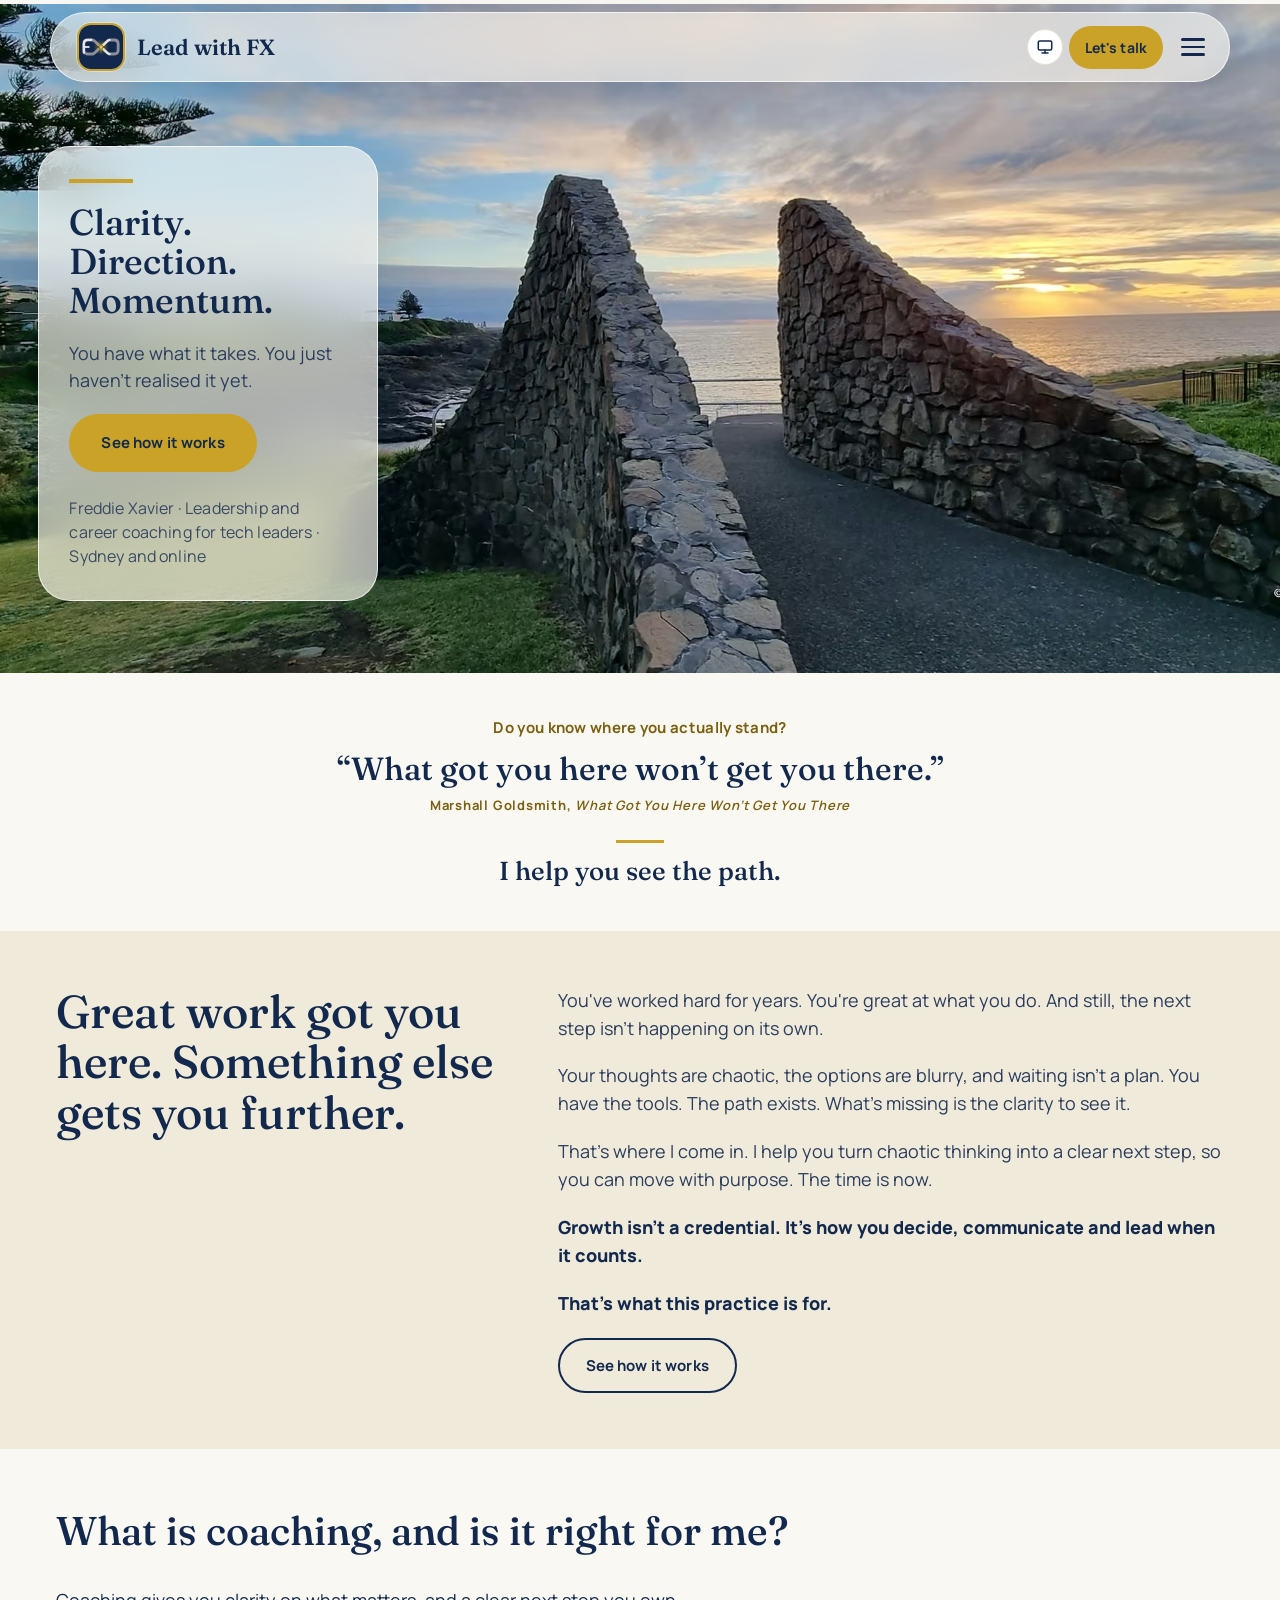
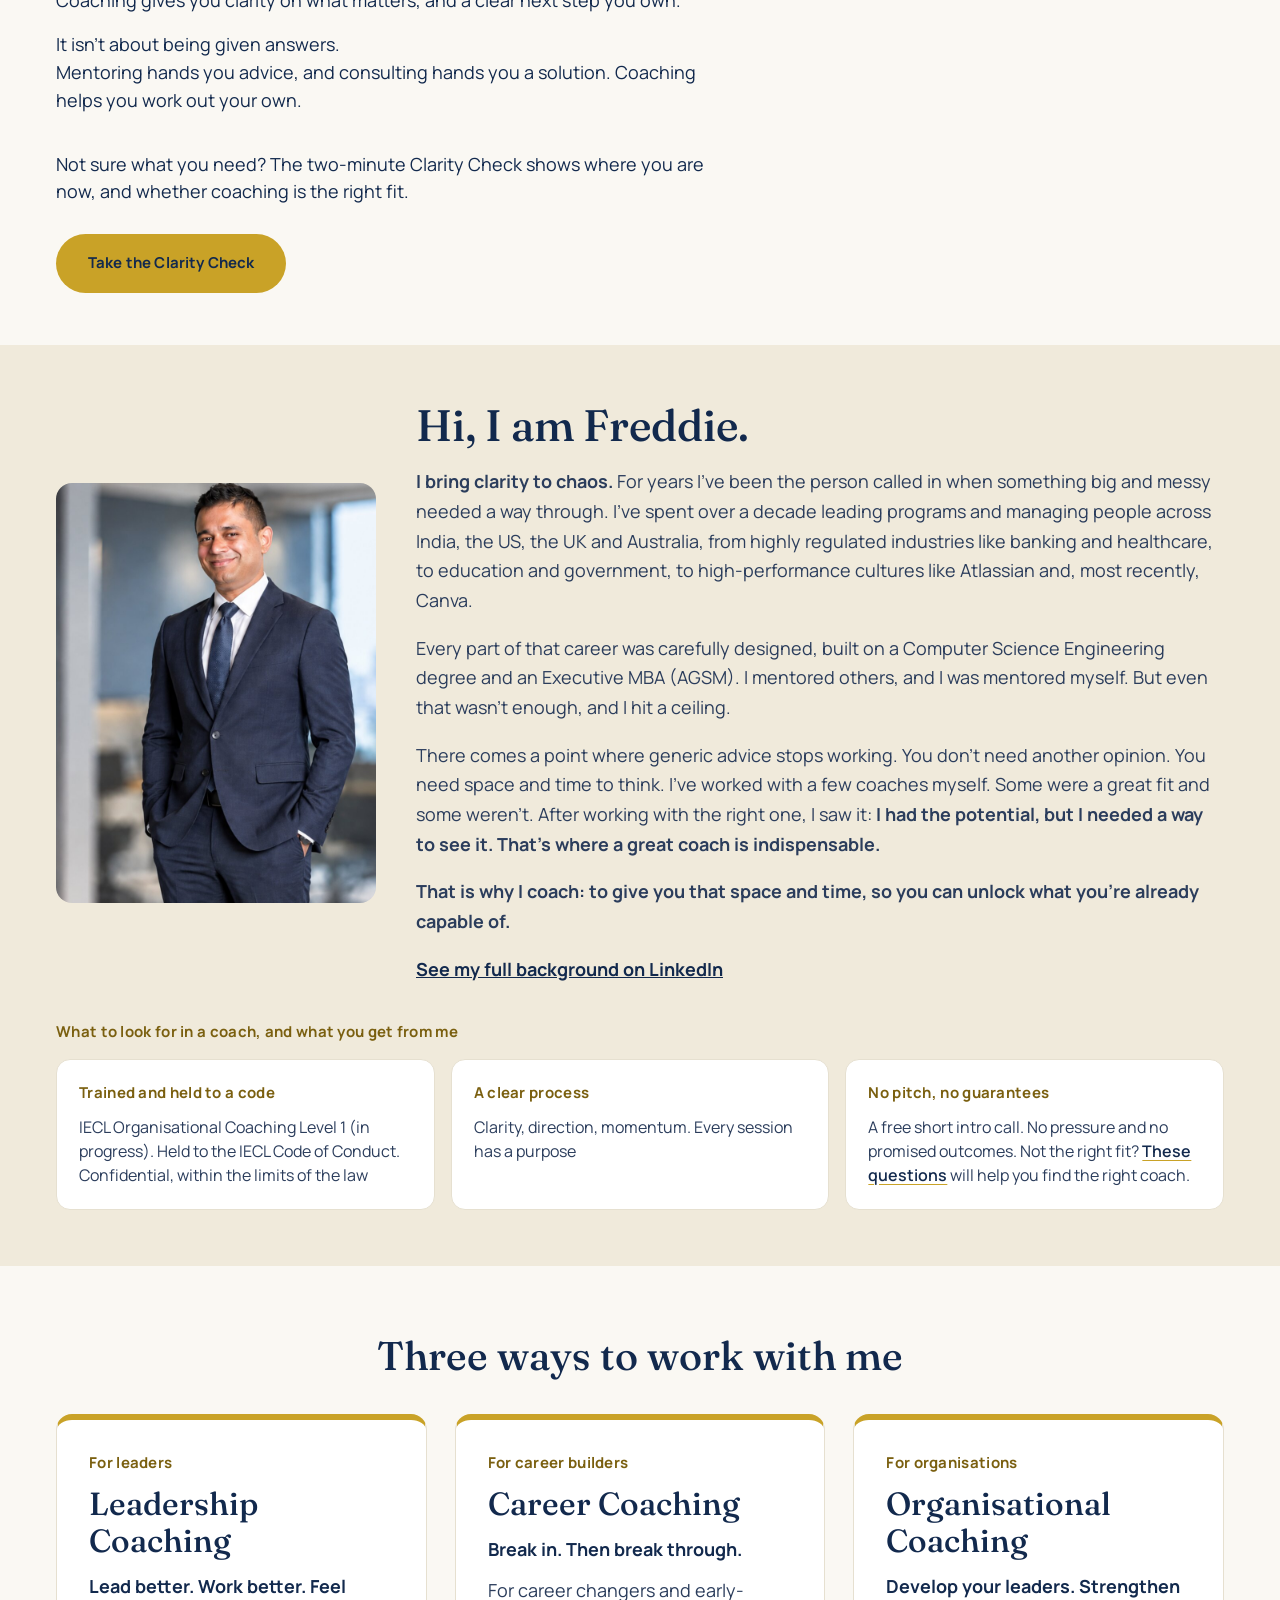
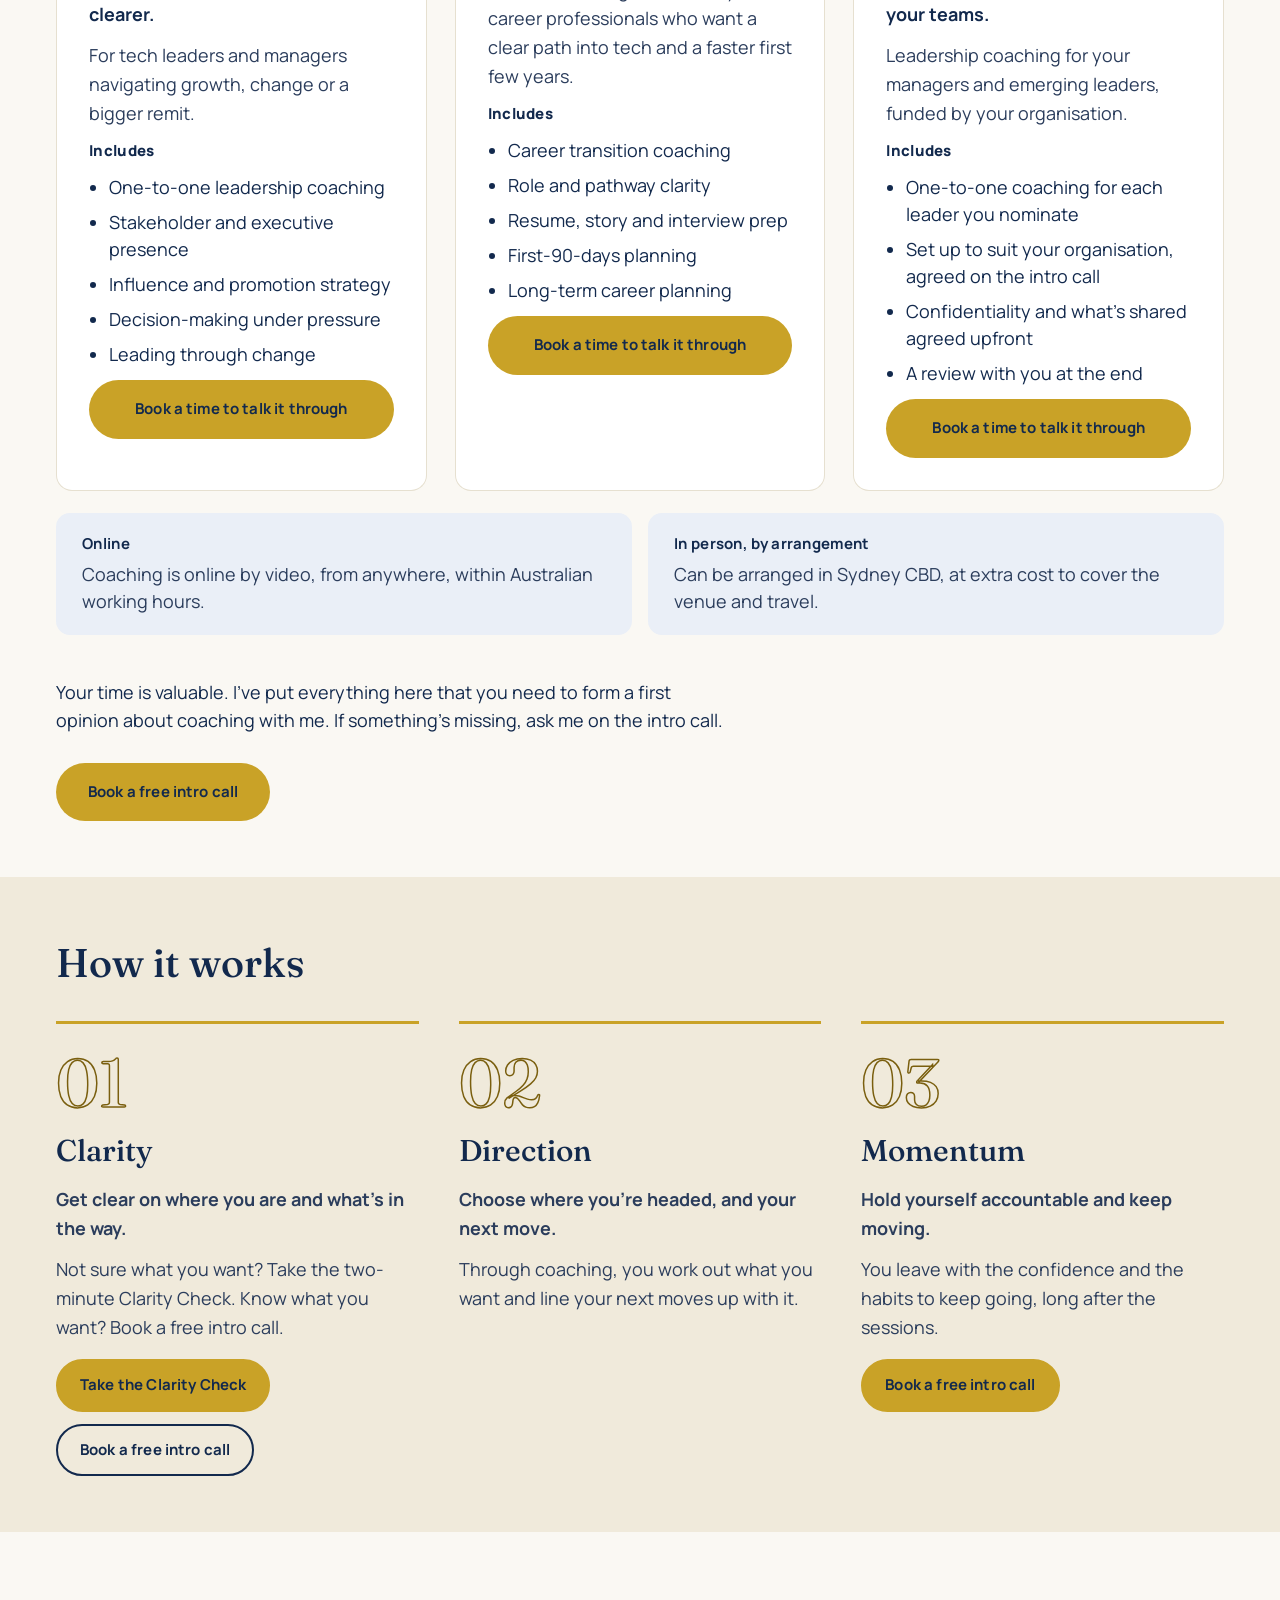
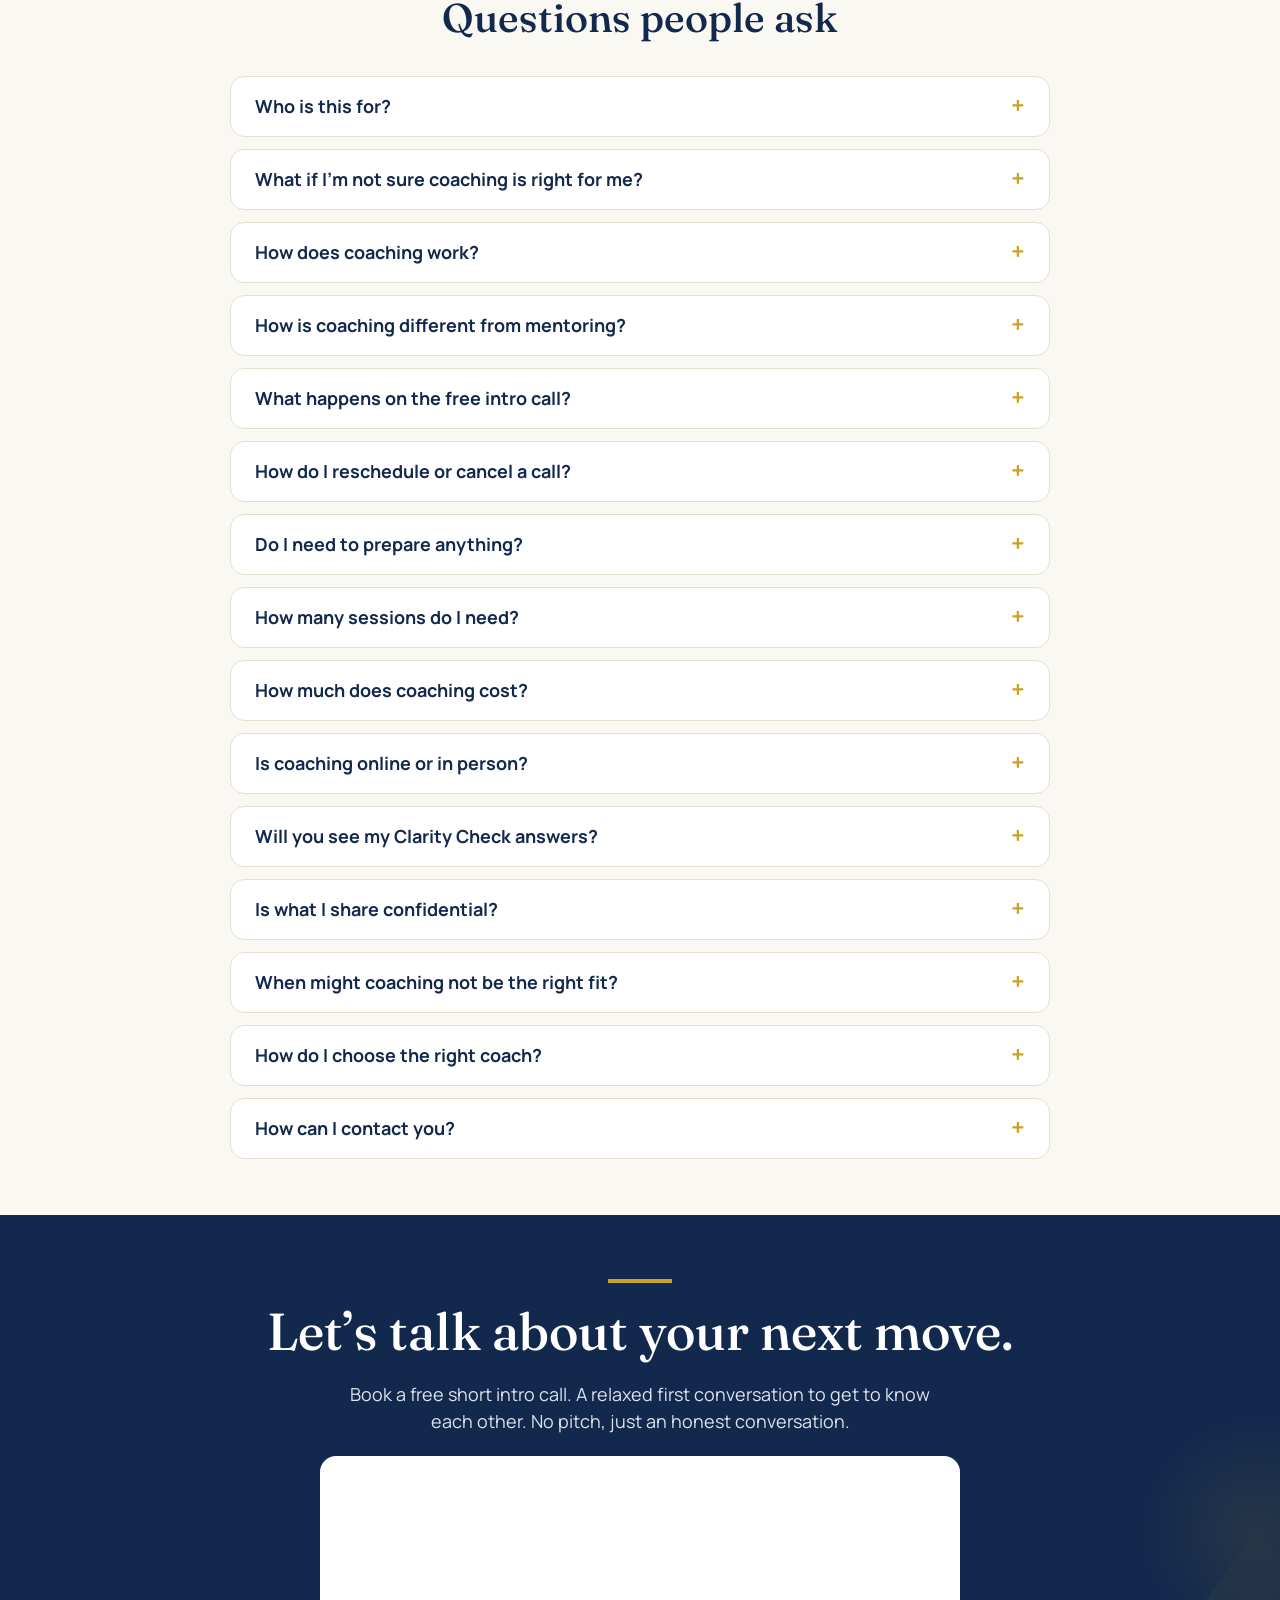
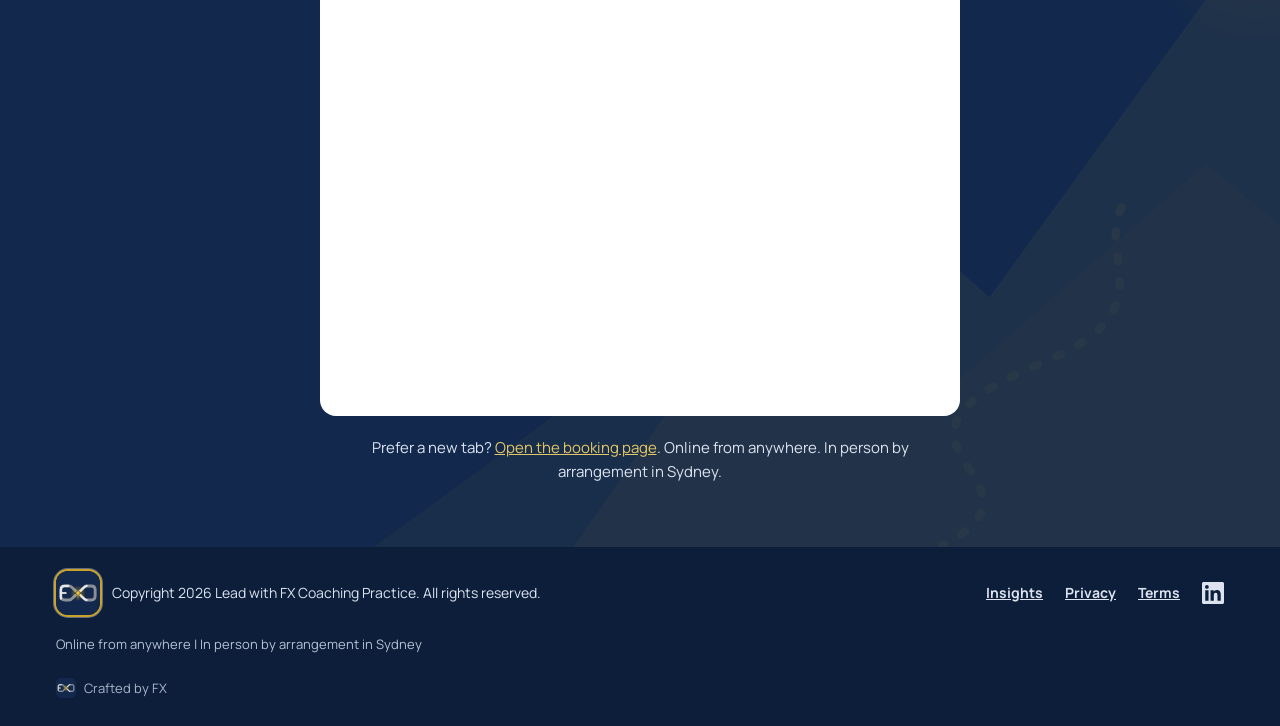
<file: index.html>
<!doctype html>
<html lang="en">
<head>
<meta charset="utf-8">
<meta http-equiv="Content-Security-Policy" content="default-src 'self'; script-src 'self' 'sha256-2ufQ0UhHi3+rGdpqQ7IaGDzlIDb8QMgaIqjZW0lpATk=' 'sha256-X4StiVRqpYrQvu+tMo2XAr5zSpNzw90L1ylRMOkAt7A=' 'sha256-OOnIcDbN0qAFC7D131D8ZDPQ1z05ZRPEQe1DuTAQ84c=' 'sha256-YZJuyROIG2KQkPyxyrVtnGCEO/Y77B6Yl5Ez3kwA5Gg=' https://assets.calendly.com https://gc.zgo.at https://challenges.cloudflare.com; style-src 'self' 'unsafe-inline' https://assets.calendly.com; img-src 'self' data: https://leadwithfx.goatcounter.com https://assets.calendly.com https://*.calendly.com; font-src 'self'; connect-src 'self' https://clarity-report.leadwithfx.workers.dev https://leadwithfx.goatcounter.com https://*.calendly.com; frame-src https://calendly.com https://challenges.cloudflare.com; base-uri 'self'; form-action 'self'; object-src 'none'">
<meta name="tdm-reservation" content="1">
<meta name="tdm-policy" content="https://leadwithfx.com/terms.html">
<meta name="robots" content="index,follow,noai,noimageai">
<meta name="viewport" content="width=device-width, initial-scale=1">
<title>Leadership &amp; Career Coaching for Tech Leaders | Sydney &amp; Online | Lead with FX Coaching Practice</title>
<meta name="description" content="Leadership and career coaching for tech leaders, managers, career changers and early-career professionals. Online from anywhere, with in-person sessions in Sydney CBD by arrangement. Book a free short intro call.">
<link rel="canonical" href="https://leadwithfx.com/">
<meta name="google-site-verification" content="v1JscwedEsc5ATlHTdnv7Ork-d0V5DIsEmRDX_oUsU8">
<meta name="theme-color" content="#12294D">
<meta property="og:type" content="website">
<meta property="og:site_name" content="Lead with FX">
<meta property="og:title" content="Lead with FX | Leadership &amp; Career Coaching Practice">
<meta property="og:description" content="Leadership and career coaching for tech leaders and career builders. Online from anywhere, in person by arrangement in Sydney. Book a free intro call.">
<meta property="og:url" content="https://leadwithfx.com/">
<meta property="og:image" content="https://leadwithfx.com/og.png">
<meta name="twitter:card" content="summary_large_image">
<link rel="icon" href="favicon.svg" type="image/svg+xml">
<link rel="apple-touch-icon" href="apple-touch-icon.png">
<script data-goatcounter="https://leadwithfx.goatcounter.com/count" async src="https://gc.zgo.at/count.js"></script>
<link rel="preload" href="fonts/manrope.woff" as="font" type="font/woff" crossorigin>
<link rel="preload" href="fonts/fraunces.woff" as="font" type="font/woff" crossorigin>
<script>try{var t=localStorage.getItem("lwfx-theme");if(t==="light"||t==="dark")document.documentElement.setAttribute("data-theme",t)}catch(e){}</script>
<link rel="preload" as="image" href="hero-photo-2200.avif" type="image/avif" media="(min-width:901px)" fetchpriority="high">
<link rel="preload" as="image" href="hero-photo-1600.avif" type="image/avif" media="(max-width:900px)" fetchpriority="high">
<link rel="stylesheet" href="styles.css?v=20261202">
<script type="application/ld+json">{"@context": "https://schema.org", "@graph": [{"@type": "ProfessionalService", "@id": "https://leadwithfx.com/#business", "name": "Lead with FX", "url": "https://leadwithfx.com/", "image": "https://leadwithfx.com/og.png", "logo": "https://leadwithfx.com/logo-mark.png", "description": "Leadership and career coaching for tech leaders, managers, career changers and early-career professionals. Online from anywhere, with in-person sessions in Sydney CBD by arrangement.", "areaServed": [{"@type": "City", "name": "Sydney"}, {"@type": "Place", "name": "Online from anywhere"}], "founder": {"@id": "https://leadwithfx.com/#freddie"}, "email": "leadwithfx@gmail.com", "sameAs": ["https://www.linkedin.com/in/freddiexavier"]}, {"@type": "Person", "@id": "https://leadwithfx.com/#freddie", "name": "Freddie Xavier", "jobTitle": "Leadership and career coach", "url": "https://leadwithfx.com/", "image": "https://leadwithfx.com/headshot.jpg", "sameAs": ["https://www.linkedin.com/in/freddiexavier"], "worksFor": {"@id": "https://leadwithfx.com/#business"}}, {"@type": "FAQPage", "mainEntity": [{"@type": "Question", "name": "Who is this for?", "acceptedAnswer": {"@type": "Answer", "text": "Tech leaders and managers who want to step up, and career changers and early-career professionals who want a clear direction. If you're capable but unsure of the next move, this is for you."}}, {"@type": "Question", "name": "What if I'm not sure coaching is right for me?", "acceptedAnswer": {"@type": "Answer", "text": "Start with the two-minute Clarity Check, or book the free intro call. There is no obligation either way."}}, {"@type": "Question", "name": "How does coaching work?", "acceptedAnswer": {"@type": "Answer", "text": "It starts with a free intro call, a relaxed conversation to get to know each other and see if we click. If we both want to go ahead, we sign a short agreement covering confidentiality and the other terms. Then we meet for sessions, ideally once a month. Life happens, so extra casual sessions are available during that period, subject to my availability."}}, {"@type": "Question", "name": "How is coaching different from mentoring?", "acceptedAnswer": {"@type": "Answer", "text": "A mentor shares what worked for them. A coach helps you find your own answers and act on them. I've done both, and coaching is how I help you unlock what's already strong in you. See what coaching is."}}, {"@type": "Question", "name": "What happens on the free intro call?", "acceptedAnswer": {"@type": "Answer", "text": "It's a relaxed short conversation to get to know each other and see if we click. I'll learn a little about where you are and where you want to go. No pitch."}}, {"@type": "Question", "name": "How do I reschedule or cancel a call?", "acceptedAnswer": {"@type": "Answer", "text": "Use the link in your booking confirmation email. If you can't, email me at leadwithfx@gmail.com, ideally at least 72 hours before the call."}}, {"@type": "Question", "name": "Do I need to prepare anything?", "acceptedAnswer": {"@type": "Answer", "text": "No. Come as you are. If it helps, think about one decision or goal that's on your mind."}}, {"@type": "Question", "name": "How many sessions do I need?", "acceptedAnswer": {"@type": "Answer", "text": "I recommend four sessions over four months. That is where I find coaching goes beneath the surface and people start to unlock what they’re capable of."}}, {"@type": "Question", "name": "How much does coaching cost?", "acceptedAnswer": {"@type": "Answer", "text": "Sessions are $250 to $350 each, including GST, depending on the format and how often we meet. I recommend four sessions over four months, so most people invest between $1,000 and $1,400 in total. We'll talk through your goals and agree what fits on a free intro call, with no pressure to book."}}, {"@type": "Question", "name": "Is coaching online or in person?", "acceptedAnswer": {"@type": "Answer", "text": "Online. Coaching is by video, from anywhere, within Australian working hours. In-person sessions can be arranged in Sydney CBD, at extra cost to cover the venue and travel."}}, {"@type": "Question", "name": "Will you see my Clarity Check answers?", "acceptedAnswer": {"@type": "Answer", "text": "Only if you ask me to. Your answers stay in your browser unless you choose to have your full Clarity Report prepared and tick the box that lets me see them before a call."}}, {"@type": "Question", "name": "Is what I share confidential?", "acceptedAnswer": {"@type": "Answer", "text": "Yes. What you share stays between us, within the limits of the law. If your organisation is funding the coaching, what is shared with them is agreed upfront and covers only what you are comfortable sharing. I'm completing my certification through IECL, and as a participant I'm held to the IECL Code of Conduct."}}, {"@type": "Question", "name": "When might coaching not be the right fit?", "acceptedAnswer": {"@type": "Answer", "text": "If coaching isn’t right for you at the moment, that’s fine. The intro call will help us both see that. And if we turn out not to be the right fit, the next question will help you find someone who is."}}, {"@type": "Question", "name": "How do I choose the right coach?", "acceptedAnswer": {"@type": "Answer", "text": "Whoever you choose, ask them: What training do you have, and what is still in progress? What code of conduct do you work to? How do you keep what I share confidential? What does a session look like? Is there a free first call with no hard sell? Be wary of anyone who guarantees results or promises to hand you the answers. I’m happy to answer every one of these, including that my IECL certification is in progress. If we’re not the right fit, I’d rather you find someone who is."}}, {"@type": "Question", "name": "How can I contact you?", "acceptedAnswer": {"@type": "Answer", "text": "Drop me a message on this page, or email me at leadwithfx@gmail.com. I'll reply as soon as I see it, but please allow up to 72 hours. If you'd rather talk, book a free intro call."}}]}]}</script>
</head>
<body>

<!-- To change where every "Book a free intro call" button goes, search this file for https://calendly.com/freddie-rx and replace it. -->

<header class="nav">
  <div class="wrap nav-inner">
    <a class="brand" href="#top" aria-label="Lead with FX home">
      <!-- Replace this placeholder with: <img src="logo.png" alt="Lead with FX" height="48"> -->
      <img class="logo-img" src="logo-mark.svg" alt="" width="44" height="44">
      <span class="brand-name">Lead with FX</span>
    </a>
    <nav class="nav-links" id="nav-links" aria-label="Main">
      <a href="#what-is-coaching">Is Coaching For You?</a>
      <a href="#about">Why Me?</a>
      <a href="#coaching">Work Together</a>
      <a href="#method">How It Works</a>
      <a href="#faq">Questions?</a>
      <a href="#contact">Contact</a>
      <a class="btn btn-gold btn-sm" href="#book">Let's talk</a>
    </nav>
    <button id="nav-toggle" class="nav-toggle" type="button" aria-expanded="false" aria-controls="nav-links" aria-label="Open menu"><span></span><span></span><span></span></button>
  </div>
</header>

<a class="skip" href="#main">Skip to content</a>
<main id="main">

<section id="top" class="hero">
  <div class="wrap hero-inner">
    <div class="hero-copy glass">
      <div class="rule"></div>
      <h1><a class="h1-link" href="#method">Clarity. Direction. Momentum.</a></h1>
      <p class="hero-sub">You have what it takes. You just haven&rsquo;t realised it yet.</p>
      <a class="btn btn-gold" href="#method">See how it works</a>
      <p class="hero-by">Freddie Xavier &middot; Leadership and career coaching for tech leaders &middot; Sydney and online</p>
    </div>
  </div>
</section>

<section class="statement">
  <div class="wrap center">
    <h2 class="eyebrow">Do you know where you actually stand?</h2>
    <figure class="pullquote">
      <blockquote class="statement-text">&ldquo;What got you here won&rsquo;t get you there.&rdquo;</blockquote>
      <figcaption>Marshall Goldsmith, <cite>What Got You Here Won&rsquo;t Get You There</cite></figcaption>
    </figure>
    <p class="quote-after">I help you see the path.</p>
  </div>
</section>

<section id="story" class="story">
  <div class="wrap story-inner">
    <h2 class="story-heading">Great work got you here. Something else gets you further.</h2>
    <div class="story-body">
      <p>You've worked hard for years. You're great at what you do. And still, the next step isn't happening on its own.</p>
      <p>Your thoughts are chaotic, the options are blurry, and waiting isn't a plan. You have the tools. The path exists. What's missing is the clarity to see it.</p>
      <p>That's where I come in. I help you turn chaotic thinking into a clear next step, so you can move with purpose. The time is now.</p>
      <p class="strong">Growth isn't a credential. It's how you decide, communicate and lead when it counts.</p>
      <p class="strong">That's what this practice is for.</p>
      <a class="btn btn-outline" href="#method">See how it works</a>
    </div>
  </div>
</section>

<section id="what-is-coaching" class="diff">
  <div class="wrap">
    <h2 class="section-title">What is coaching, and is it right for me?</h2>
    <p class="diff-note">Coaching gives you clarity on what matters, and a clear next step you own.</p>
    <p class="diff-note">It isn&rsquo;t about being given answers.<br>Mentoring hands you advice, and consulting hands you a solution. Coaching helps you work out your own.</p>
    <p class="diff-note diff-gap">Not sure what you need? The two-minute Clarity Check shows where you are now, and whether coaching is the right fit.</p>
    <div class="diff-cta"><a class="btn btn-gold" href="quiz.html">Take the Clarity Check</a></div>
  </div>
</section>

<section id="about" class="about">
  <div class="wrap about-inner">
    
    <img class="headshot" src="headshot.jpg" alt="Freddie Xavier" width="320" height="420">
    <div class="about-text">
      <h2>Hi, I am Freddie.</h2>
      <p><strong>I bring clarity to chaos.</strong> For years I&rsquo;ve been the person called in when something big and messy needed a way through. I&rsquo;ve spent over a decade leading programs and managing people across India, the US, the UK and Australia, from highly regulated industries like banking and healthcare, to education and government, to high-performance cultures like Atlassian and, most recently, Canva.</p>
      <p>Every part of that career was carefully designed, built on a Computer Science Engineering degree and an Executive MBA (AGSM). I mentored others, and I was mentored myself. But even that wasn&rsquo;t enough, and I hit a ceiling.</p>
      <p>There comes a point where generic advice stops working. You don&rsquo;t need another opinion. You need space and time to think. I&rsquo;ve worked with a few coaches myself. Some were a great fit and some weren&rsquo;t. After working with the right one, I saw it: <strong>I had the potential, but I needed a way to see it. That&rsquo;s where a great coach is indispensable.</strong></p>
      <p><strong>That is why I coach: to give you that space and time, so you can unlock what you&rsquo;re already capable of.</strong></p>
      <p><a class="about-link" href="https://www.linkedin.com/in/freddiexavier" target="_blank" rel="noopener">See my full background on LinkedIn</a></p>
    </div>
  </div>
  <div class="wrap">
    <h3 class="eyebrow again">What to look for in a coach, and what you get from me</h3>
    <div class="creds six">
      <div class="cred"><div class="label">Trained and held to a code</div><p>IECL Organisational Coaching Level 1 (in progress). Held to the IECL Code of Conduct. Confidential, within the limits of the law</p></div>
      <div class="cred"><div class="label">A clear process</div><p>Clarity, direction, momentum. Every session has a purpose</p></div>
      <div class="cred"><div class="label">No pitch, no guarantees</div><p>A free short intro call. No pressure and no promised outcomes. Not the right fit? <a class="faq-link" href="#choose-coach">These questions</a> will help you find the right coach.</p></div>
    </div>
  </div>
</section>

<section id="coaching" class="coaching">
  <div class="wrap">
    <h2 class="section-title">Three ways to work with me</h2>
    <div class="cards">
      <article class="card">
        <div class="label">For leaders</div>
        <h3>Leadership Coaching</h3>
        <p class="tagline">Lead better. Work better. Feel clearer.</p>
        <p>For tech leaders and managers navigating growth, change or a bigger remit.</p>
        <div class="includes">Includes</div>
        <ul>
          <li>One-to-one leadership coaching</li>
          <li>Stakeholder and executive presence</li>
          <li>Influence and promotion strategy</li>
          <li>Decision-making under pressure</li>
          <li>Leading through change</li>
        </ul>
        <a class="btn btn-gold" href="https://calendly.com/freddie-rx">Book a time to talk it through</a>
      </article>
      <article class="card">
        <div class="label">For career builders</div>
        <h3>Career Coaching</h3>
        <p class="tagline">Break in. Then break through.</p>
        <p>For career changers and early-career professionals who want a clear path into tech and a faster first few years.</p>
        <div class="includes">Includes</div>
        <ul>
          <li>Career transition coaching</li>
          <li>Role and pathway clarity</li>
          <li>Resume, story and interview prep</li>
          <li>First-90-days planning</li>
          <li>Long-term career planning</li>
        </ul>
        <a class="btn btn-gold" href="https://calendly.com/freddie-rx">Book a time to talk it through</a>
      </article>
      <article class="card">
        <div class="label">For organisations</div>
        <h3>Organisational Coaching</h3>
        <p class="tagline">Develop your leaders. Strengthen your teams.</p>
        <p>Leadership coaching for your managers and emerging leaders, funded by your organisation.</p>
        <div class="includes">Includes</div>
        <ul>
          <li>One-to-one coaching for each leader you nominate</li>
          <li>Set up to suit your organisation, agreed on the intro call</li>
          <li>Confidentiality and what&rsquo;s shared agreed upfront</li>
          <li>A review with you at the end</li>
        </ul>
        <a class="btn btn-gold" href="https://calendly.com/freddie-rx">Book a time to talk it through</a>
      </article>
    </div>
    <div class="meet">
      <div class="meet-card">
        <div class="label">Online</div>
        <p>Coaching is online by video, from anywhere, within Australian working hours.</p>
      </div>
      <div class="meet-card">
        <div class="label">In person, by arrangement</div>
        <p>Can be arranged in Sydney CBD, at extra cost to cover the venue and travel.</p>
      </div>
    </div>
    <p class="time-note">Your time is valuable. I&rsquo;ve put everything here that you need to form a first opinion about coaching with me. If something&rsquo;s missing, ask me on the intro call.</p>
    <div class="diff-cta"><a class="btn btn-gold" href="https://calendly.com/freddie-rx">Book a free intro call</a></div>
  </div>
</section>

<section class="proof" hidden><!-- Hidden until real testimonials are available: remove the hidden attribute to show. -->
  <div class="wrap">
    <h2 class="section-title">The outcomes speak for themselves</h2>
    <div class="cards three">
      <!-- Replace each placeholder card with a real client testimonial once you have permission to use it. -->
      <article class="quote"><div class="quote-head">[OUTCOME HEADLINE]</div><p>[Client quote coming soon]</p><div class="label">[ROLE, INDUSTRY]</div></article>
      <article class="quote"><div class="quote-head">[OUTCOME HEADLINE]</div><p>[Client quote coming soon]</p><div class="label">[ROLE, INDUSTRY]</div></article>
      <article class="quote"><div class="quote-head">[OUTCOME HEADLINE]</div><p>[Client quote coming soon]</p><div class="label">[ROLE, INDUSTRY]</div></article>
    </div>
  </div>
</section>

<section id="method" class="method">
  <div class="wrap">
    <h2 class="section-title light">How it works</h2>
    <div class="steps">
      <div class="step">
        <div class="num">01</div>
        <h3>Clarity</h3>
        <p class="step-lead">Get clear on where you are and what's in the way.</p>
        <p>Not sure what you want? Take the two-minute Clarity Check. Know what you want? Book a free intro call.</p>
        <div class="step-actions"><a class="btn btn-gold btn-sm" href="quiz.html">Take the Clarity Check</a><a class="btn btn-outline btn-sm" href="https://calendly.com/freddie-rx">Book a free intro call</a></div>
      </div>
      <div class="step">
        <div class="num">02</div>
        <h3>Direction</h3>
        <p class="step-lead">Choose where you're headed, and your next move.</p>
        <p>Through coaching, you work out what you want and line your next moves up with it.</p>
      </div>
      <div class="step">
        <div class="num">03</div>
        <h3>Momentum</h3>
        <p class="step-lead">Hold yourself accountable and keep moving.</p>
        <p>You leave with the confidence and the habits to keep going, long after the sessions.</p>
        <div class="step-actions"><a class="btn btn-gold btn-sm" href="https://calendly.com/freddie-rx">Book a free intro call</a></div>
      </div>
    </div>
  </div>
</section>

<section id="faq" class="faq">
  <div class="wrap faq-inner">
    <h2 class="section-title">Questions people ask</h2>
    <div class="faq-list">
      <details><summary>Who is this for?</summary><p>Tech leaders and managers who want to step up, and career changers and early-career professionals who want a clear direction. If you're capable but unsure of the next move, this is for you.</p></details>
      <details><summary>What if I&rsquo;m not sure coaching is right for me?</summary><p>Start with the two-minute <a href="quiz.html">Clarity Check</a>, or book the free intro call. There is no obligation either way.</p></details>
      <details><summary>How does coaching work?</summary><p>It starts with a free intro call, a relaxed conversation to get to know each other and see if we click. If we both want to go ahead, we sign a short agreement covering confidentiality and the other terms. Then we meet for sessions, ideally once a month. Life happens, so extra casual sessions are available during that period, subject to my availability.</p></details>
      <details><summary>How is coaching different from mentoring?</summary><p>A mentor shares what worked for them. A coach helps you find your own answers and act on them. I've done both, and coaching is how I help you unlock what's already strong in you. See <a class="faq-link" href="#what-is-coaching">what coaching is</a>.</p></details>
      <details><summary>What happens on the free intro call?</summary><p>It's a relaxed short conversation to get to know each other and see if we click. I'll learn a little about where you are and where you want to go. No pitch.</p></details>
      <details><summary>How do I reschedule or cancel a call?</summary><p>Use the link in your booking confirmation email. If you can&rsquo;t, email me at <a href="mailto:leadwithfx@gmail.com">leadwithfx@gmail.com</a>, ideally at least 72 hours before the call.</p></details>
      <details><summary>Do I need to prepare anything?</summary><p>No. Come as you are. If it helps, think about one decision or goal that's on your mind.</p></details>
      <details><summary>How many sessions do I need?</summary><p>I recommend four sessions over four months. That is where I find coaching goes beneath the surface and people start to unlock what they&rsquo;re capable of.</p></details>
      <details><summary>How much does coaching cost?</summary><p>Sessions are $250 to $350 each, including GST, depending on the format and how often we meet. I recommend four sessions over four months, so most people invest between $1,000 and $1,400 in total. We&rsquo;ll talk through your goals and agree what fits on a free intro call, with no pressure to book.</p></details>
      <details><summary>Is coaching online or in person?</summary><p>Online. Coaching is by video, from anywhere, within Australian working hours. In-person sessions can be arranged in Sydney CBD, at extra cost to cover the venue and travel.</p></details>
      <details><summary>Will you see my Clarity Check answers?</summary><p>Only if you ask me to. Your answers stay in your browser unless you choose to have your full Clarity Report prepared and tick the box that lets me see them before a call. See the <a href="privacy.html">privacy page</a>.</p></details>
      <details><summary>Is what I share confidential?</summary><p>Yes. What you share stays between us, within the limits of the law. If your organisation is funding the coaching, what is shared with them is agreed upfront and covers only what you are comfortable sharing. I'm completing my certification through IECL, and as a participant I'm held to the <a class="faq-link" href="https://www.iecl.com/policies" target="_blank" rel="noopener">IECL Code of Conduct</a>.</p></details>
      <details><summary>When might coaching not be the right fit?</summary><p>Coaching isn&rsquo;t therapy, so it isn&rsquo;t the right place for mental health concerns. A GP or psychologist is the right first step there. It also isn&rsquo;t for people who want me to hand over the answers (that&rsquo;s mentoring or consulting), or who aren&rsquo;t ready to make a change or put in the thinking between sessions. If coaching isn&rsquo;t right for you at the moment, that&rsquo;s fine. The intro call will help us both see that. And if we turn out not to be the right fit, the next question will help you find someone who is.</p></details>
      <details id="choose-coach"><summary>How do I choose the right coach?</summary><p>Whoever you choose, ask them: What training do you have, and what is still in progress? What code of conduct do you work to? How do you keep what I share confidential? What does a session look like? Is there a free first call with no hard sell? Be wary of anyone who guarantees results or promises to hand you the answers. I&rsquo;m happy to answer every one of these, including that my IECL certification is in progress. If we&rsquo;re not the right fit, I&rsquo;d rather you find someone who is.</p></details>
      <details id="contact"><summary>How can I contact you?</summary><div class="faq-body"><p>Drop me a message here, or email me at <a href="mailto:leadwithfx@gmail.com">leadwithfx@gmail.com</a>. I&rsquo;ll reply as soon as I see it, but please allow up to 72 hours. If you&rsquo;d rather talk, <a href="https://calendly.com/freddie-rx">book a free intro call</a>.</p>
        <div class="msgbox" id="msgbox">
          <button type="button" class="btn btn-gold btn-sm" id="msg-open" aria-expanded="false" aria-controls="msg-form" hidden>Drop me a message</button>
          <form id="msg-form" novalidate hidden>
            <div id="msg-step1" class="msg-step">
              <label for="msg-name">Your name</label>
              <input id="msg-name" type="text" autocomplete="given-name" maxlength="60" required>
              <label for="msg-email">Your email address</label>
              <input id="msg-email" type="email" autocomplete="email" maxlength="254" required>
              <label for="msg-text">Your message</label>
              <textarea id="msg-text" rows="5" maxlength="2000" required></textarea>
              <input id="msg-hp" class="hp" type="text" tabindex="-1" autocomplete="off" aria-hidden="true">
              <label class="msg-consent"><input id="msg-ok" type="checkbox"><span>I agree that Freddie can use my name, email and message to reply to me. <a href="privacy.html#messages">Privacy</a></span></label>
              <div id="msg-ts"></div>
              <button type="submit" class="btn btn-gold btn-sm">Email me a code</button>
            </div>
            <div id="msg-step2" class="msg-step" hidden>
              <p id="msg-sent-to"></p>
              <label for="msg-code">6-digit code</label>
              <input id="msg-code" type="text" inputmode="numeric" autocomplete="one-time-code" pattern="[0-9]*" maxlength="6">
              <div class="msg-row"><button type="submit" class="btn btn-gold btn-sm">Verify and send</button><button type="button" class="btn-link" id="msg-back">Change my details</button></div>
            </div>
            <p id="msg-status" role="status" aria-live="polite"></p>
          </form>
          <p id="msg-done" role="status" aria-live="polite" tabindex="-1" hidden></p>
        </div></div></details>
    </div>
  </div>
</section>

<section id="book" class="cta">
  <div class="wrap cta-inner">
    <div class="rule"></div>
    <h2>Let&rsquo;s talk about your next move.</h2>
    <p>Book a free short intro call. A relaxed first conversation to get to know each other. No pitch, just an honest conversation.</p>
    <div class="calendly-card">
      <div class="calendly-inline-widget" data-url="https://calendly.com/freddie-rx?hide_gdpr_banner=1" style="min-width:320px;height:560px;"></div>
      <script type="text/javascript" src="https://assets.calendly.com/assets/external/widget.js" async></script>
    </div>
    <p class="small">Prefer a new tab? <a class="alt-link" href="https://calendly.com/freddie-rx">Open the booking page</a>. Online from anywhere. In person by arrangement in Sydney.</p>
  </div>
</section>

</main>

<footer class="footer">
  <div class="wrap footer-inner">
    <div class="footer-brand">
      <img class="logo-img" src="logo-mark.svg" alt="" width="40" height="40">
      <span>Copyright 2026 Lead with FX Coaching Practice. All rights reserved.</span>
    </div>
    <nav class="footer-links" aria-label="Footer">
      <a href="insights.html">Insights</a><a href="privacy.html">Privacy</a><a href="terms.html">Terms</a>
      <a class="footer-social" href="https://www.linkedin.com/in/freddiexavier" target="_blank" rel="noopener" aria-label="Freddie Xavier on LinkedIn"><svg viewBox="0 0 24 24" width="22" height="22" aria-hidden="true" fill="currentColor"><path d="M20.45 20.45h-3.56v-5.57c0-1.33-.03-3.04-1.85-3.04-1.86 0-2.14 1.45-2.14 2.94v5.67H9.34V9h3.41v1.56h.05c.48-.9 1.64-1.85 3.37-1.85 3.6 0 4.27 2.37 4.27 5.45v6.29zM5.34 7.43a2.06 2.06 0 1 1 0-4.12 2.06 2.06 0 0 1 0 4.12zM7.12 20.45H3.56V9h3.56v11.45zM22.22 0H1.77C.79 0 0 .77 0 1.73v20.54C0 23.23.79 24 1.77 24h20.45c.98 0 1.78-.77 1.78-1.73V1.73C24 .77 23.2 0 22.22 0z"/></svg></a>
    </nav>
    <div class="footer-note">Online from anywhere | In person by arrangement in Sydney<span id="visitors" class="visitors" hidden></span></div>
    <a class="footer-credit" href="https://portfolio.leadwithfx.workers.dev/" target="_blank" rel="noopener" aria-label="Portfolio: websites and apps by FX"><img src="logo-mark.png" width="20" height="20" alt="" loading="lazy">Crafted by FX</a>
  </div>
</footer>
<div class="sticky-cta" id="sticky" aria-hidden="true"><a class="btn btn-gold" href="#book" tabindex="-1">Book a free intro call</a></div>
<script>
(function(){
  var bar=document.getElementById("sticky");if(!bar||!("IntersectionObserver" in window))return;
  var hero=document.querySelector(".hero .btn"),book=document.getElementById("book"),vis={hero:true,book:false};
  function upd(){var on=!vis.hero&&!vis.book;bar.classList.toggle("on",on);bar.setAttribute("aria-hidden",on?"false":"true");bar.querySelector("a").tabIndex=on?0:-1}
  new IntersectionObserver(function(e){vis.hero=e[0].isIntersecting;upd()}).observe(hero);
  new IntersectionObserver(function(e){vis.book=e[0].isIntersecting;upd()},{threshold:.05}).observe(book);
})();
</script>

<script>
(function(){
  document.documentElement.classList.add("js");
  var sel=".statement .wrap>*,.story .wrap>*,.card,.meet-card,.diff-card,.step,.about-text,.headshot,.cred,.faq-list details,.testimonial,.proof .wrap>*";
  var els=[].slice.call(document.querySelectorAll(sel));
  els.forEach(function(el,i){el.classList.add("reveal");var sib=el.parentNode?[].indexOf.call(el.parentNode.children,el):0;el.style.setProperty("--d",(Math.min(sib,4)*0.12)+"s")});
  if(!("IntersectionObserver" in window)){els.forEach(function(e){e.classList.add("in")});return}
  var io=new IntersectionObserver(function(es){es.forEach(function(e){if(e.isIntersecting){e.target.classList.add("in");io.unobserve(e.target)}})},{threshold:.12,rootMargin:"0px 0px -40px 0px"});
  els.forEach(function(e){io.observe(e)});
})();
</script>
<script>
/* Unique-visitor counter from GoatCounter. Shows only once the count reaches MIN_TO_SHOW (set to 0 to always show).
   Needs GoatCounter > Settings > "Allow adding visitor counts on your website" ticked. */
(function(){
  var MIN_TO_SHOW=100;
  fetch("https://leadwithfx.goatcounter.com/counter/TOTAL.json")
    .then(function(r){return r.ok?r.json():null})
    .then(function(d){
      if(!d)return;
      var n=parseInt(String(d.count_unique).replace(/[^0-9]/g,""),10);
      if(isNaN(n)||n<MIN_TO_SHOW)return;
      var el=document.getElementById("visitors");
      el.textContent=" | "+n.toLocaleString("en-AU")+" unique visitors";
      el.hidden=false;
    }).catch(function(){});
})();
</script>
<script src="nav.js" defer></script>
<script src="contact.js" defer></script>
</body>
</html>
</file>
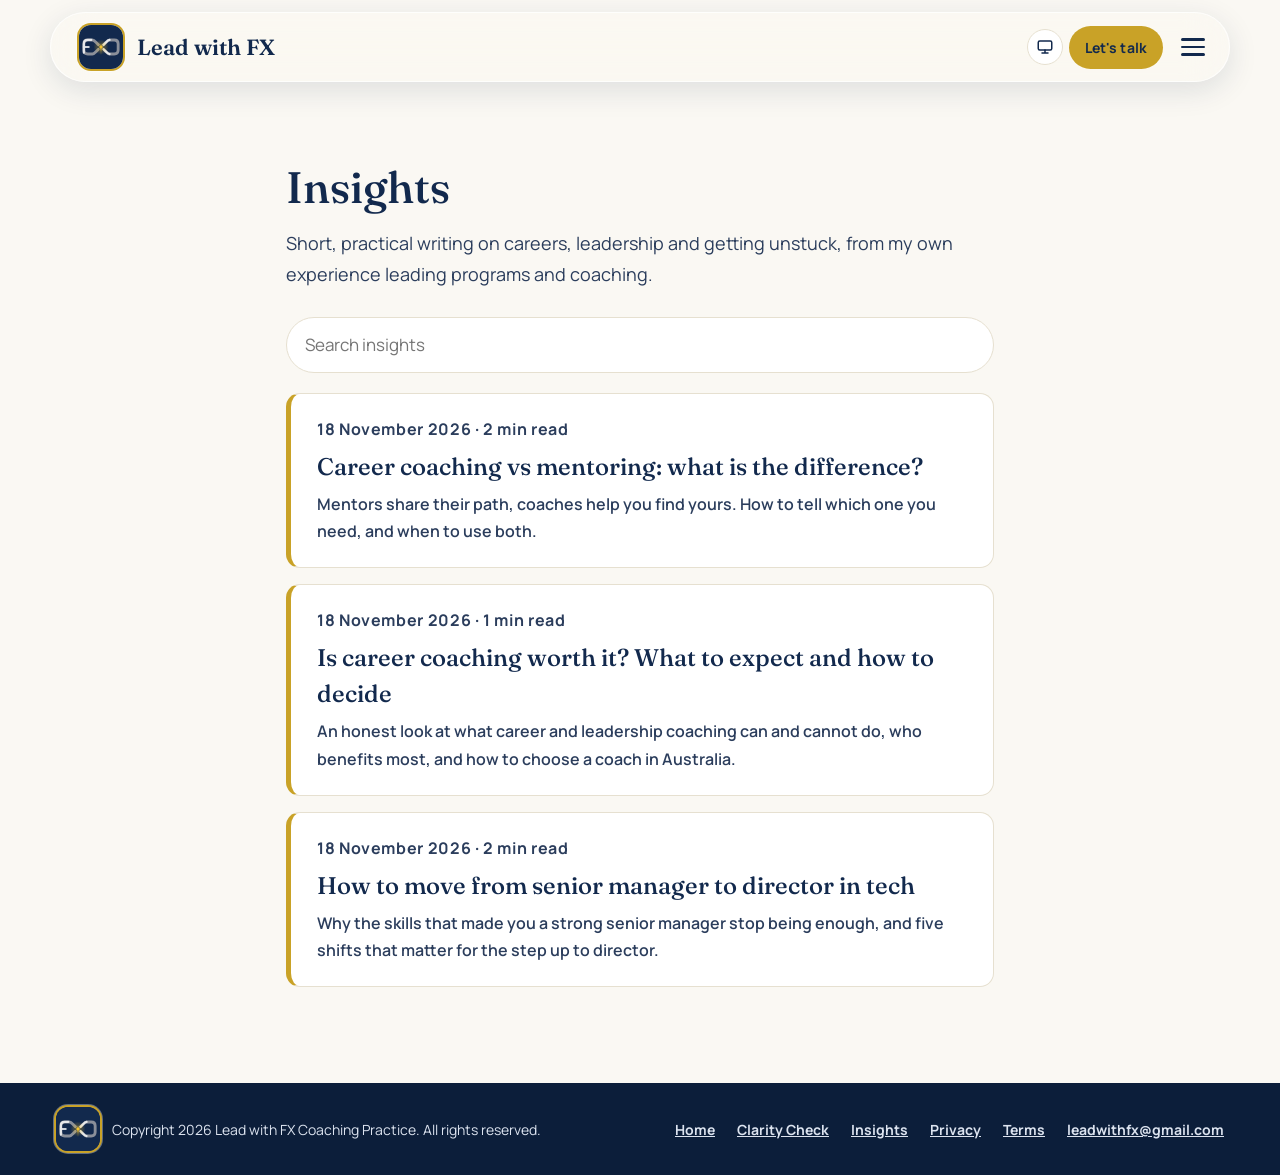
<file: insights.html>
<!doctype html>
<html lang="en"><head>
<title>Insights | Lead with FX</title>
<meta name="description" content="Short, practical writing on careers, leadership and getting unstuck, from Freddie Xavier at Lead with FX.">
<meta name="robots" content="index,follow,noai,noimageai">
<link rel="canonical" href="https://leadwithfx.com/insights.html">
<meta charset="utf-8">
<meta http-equiv="Content-Security-Policy" content="default-src 'self'; script-src 'self' 'sha256-2ufQ0UhHi3+rGdpqQ7IaGDzlIDb8QMgaIqjZW0lpATk=' https://assets.calendly.com https://gc.zgo.at https://challenges.cloudflare.com; style-src 'self' 'unsafe-inline' https://assets.calendly.com; img-src 'self' data: https://leadwithfx.goatcounter.com https://assets.calendly.com https://*.calendly.com; font-src 'self'; connect-src 'self' https://clarity-report.leadwithfx.workers.dev https://leadwithfx.goatcounter.com https://*.calendly.com; frame-src https://calendly.com https://challenges.cloudflare.com; base-uri 'self'; form-action 'self'; object-src 'none'">
<meta name="referrer" content="strict-origin-when-cross-origin">
<meta name="tdm-reservation" content="1">
<meta name="tdm-policy" content="https://leadwithfx.com/terms.html">
<meta name="viewport" content="width=device-width, initial-scale=1">
<meta name="theme-color" content="#12294D">
<link rel="icon" href="favicon.svg" type="image/svg+xml">
<link rel="apple-touch-icon" href="apple-touch-icon.png">
<link rel="preload" href="fonts/manrope.woff" as="font" type="font/woff" crossorigin>
<link rel="preload" href="fonts/fraunces.woff" as="font" type="font/woff" crossorigin>
<script>try{var t=localStorage.getItem("lwfx-theme");if(t==="light"||t==="dark")document.documentElement.setAttribute("data-theme",t)}catch(e){}</script>
<link rel="stylesheet" href="styles.css?v=20261123">
<script data-goatcounter="https://leadwithfx.goatcounter.com/count" async src="https://gc.zgo.at/count.js"></script>
</head><body>
<a class="skip" href="#main">Skip to content</a>
<header class="nav">
  <div class="wrap nav-inner">
    <a class="brand" href="index.html" aria-label="Lead with FX home">
      <img class="logo-img" src="logo-mark.svg" alt="" width="44" height="44">
      <span class="brand-name">Lead with FX</span>
    </a>
    <nav class="nav-links" id="nav-links" aria-label="Main">
      <a href="index.html#story">Sound Familiar?</a>
      <a href="index.html#what-is-coaching">Is Coaching For You?</a>
      <a href="index.html#about">Why Me</a>
      <a href="index.html#coaching">Work Together</a>
      <a href="index.html#method">How It Works</a>
      <a href="index.html#faq">Questions</a>
      <a class="btn btn-gold btn-sm" href="index.html#book">Let's talk</a>
    </nav>
    <button id="nav-toggle" class="nav-toggle" type="button" aria-expanded="false" aria-controls="nav-links" aria-label="Open menu"><span></span><span></span><span></span></button>
  </div>
</header>

<main id="main" class="doc"><div class="wrap doc-inner">
<h1>Insights</h1>
<p class="lead">Short, practical writing on careers, leadership and getting unstuck, from my own experience leading programs and coaching.</p>
<form class="post-search" role="search"><label for="post-q" class="sr-only">Search insights</label><input id="post-q" type="search" placeholder="Search insights" autocomplete="off"><p id="post-status" class="sr-only" role="status" aria-live="polite"></p></form>
<div class="posts" id="posts">
  <a class="post-card" href="insights/career-coaching-vs-mentoring.html" data-slug="career-coaching-vs-mentoring"><p class="post-meta">18 November 2026 &middot; 2 min read</p><h2>Career coaching vs mentoring: what is the difference?</h2><p>Mentors share their path, coaches help you find yours. How to tell which one you need, and when to use both.</p></a>
  <a class="post-card" href="insights/is-career-coaching-worth-it.html" data-slug="is-career-coaching-worth-it"><p class="post-meta">18 November 2026 &middot; 1 min read</p><h2>Is career coaching worth it? What to expect and how to decide</h2><p>An honest look at what career and leadership coaching can and cannot do, who benefits most, and how to choose a coach in Australia.</p></a>
  <a class="post-card" href="insights/senior-manager-to-director-in-tech.html" data-slug="senior-manager-to-director-in-tech"><p class="post-meta">18 November 2026 &middot; 2 min read</p><h2>How to move from senior manager to director in tech</h2><p>Why the skills that made you a strong senior manager stop being enough, and five shifts that matter for the step up to director.</p></a>
</div>
<section class="subscribe" id="subscribe" aria-labelledby="sub-h" hidden>
  <h2 id="sub-h">Get new articles by email</h2>
  <p>One short email when I publish something new. No spam, and you can unsubscribe at any time.</p>
  <form id="sub-form" novalidate>
    <label for="sub-email">Email address</label>
    <input id="sub-email" type="email" autocomplete="email" required>
    <input id="sub-hp" class="hp" type="text" tabindex="-1" autocomplete="off" aria-hidden="true">
    <label class="sub-consent"><input id="sub-ok" type="checkbox"> I agree to receive emails from Freddie Xavier, Lead with FX. <a href="privacy.html#insights-emails">Privacy</a></label>
    <div id="sub-ts"></div>
    <button class="btn" type="submit">Subscribe</button>
    <p id="sub-msg" role="status" aria-live="polite"></p>
  </form>
</section>
</div></main>
<footer class="footer">
  <div class="wrap footer-inner">
    <div class="footer-brand"><img class="logo-img" src="logo-mark.svg" alt="" width="40" height="40"><span>Copyright 2026 Lead with FX Coaching Practice. All rights reserved.</span></div>
    <nav class="footer-links" aria-label="Footer"><a href="index.html">Home</a><a href="quiz.html">Clarity Check</a><a href="insights.html">Insights</a><a href="privacy.html">Privacy</a><a href="terms.html">Terms</a><a href="mailto:leadwithfx@gmail.com">leadwithfx@gmail.com</a></nav>
  </div>
</footer>
<script src="nav.js" defer></script>
<script src="insights-search.js" defer></script>
<script src="subscribe.js" defer></script>
</body></html>
</file>
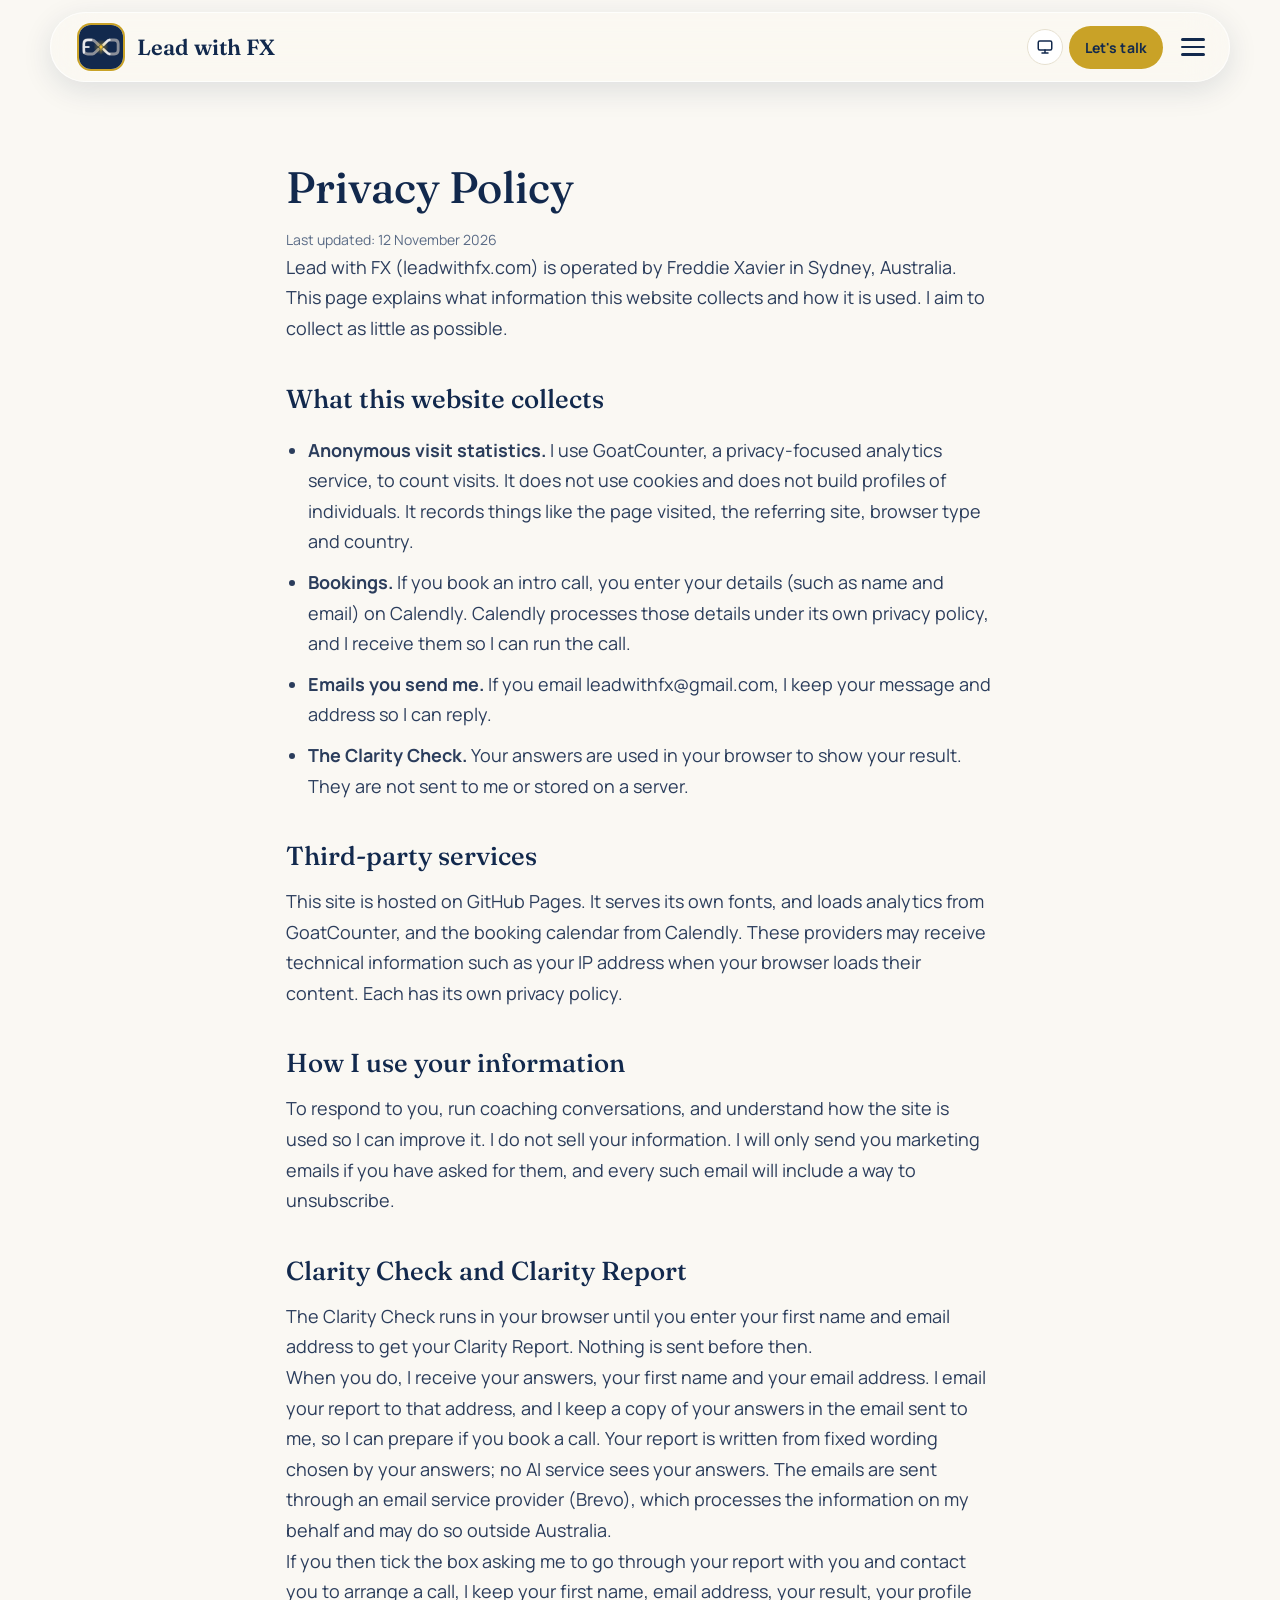
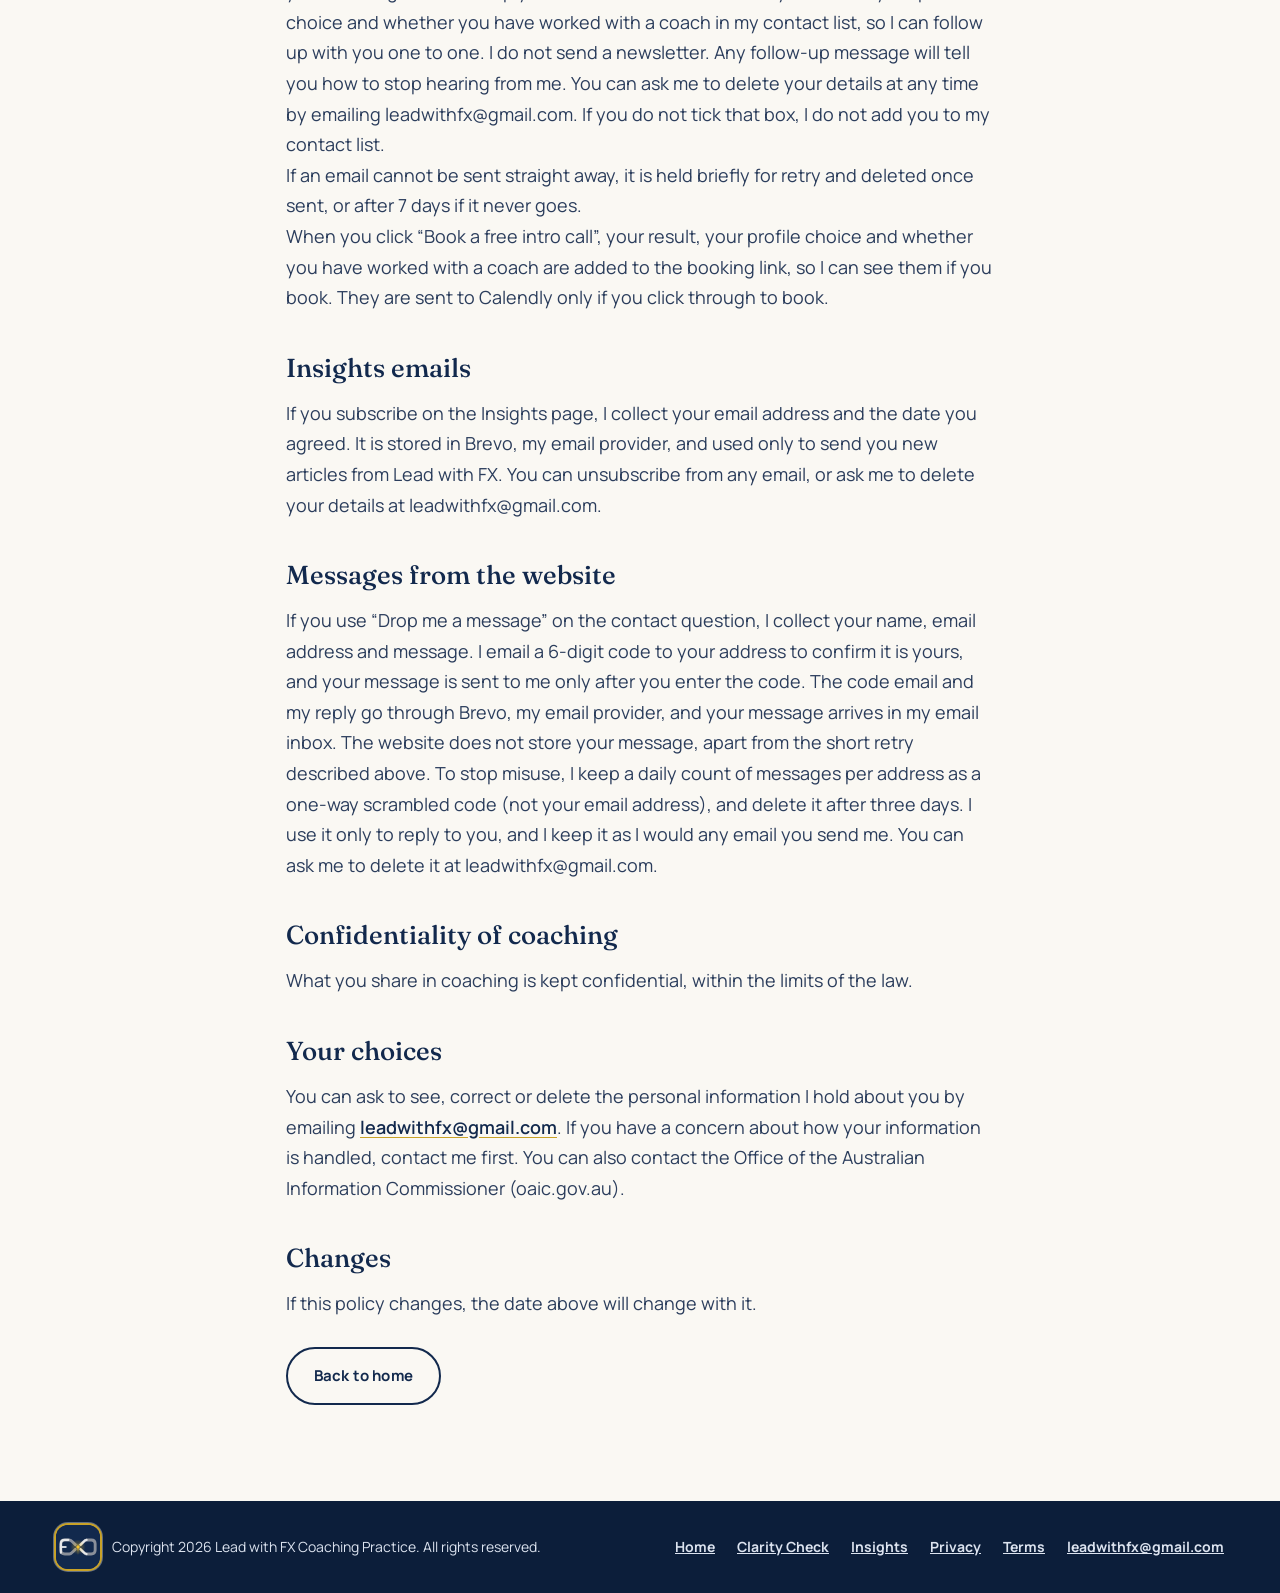
<file: privacy.html>
<!doctype html>
<html lang="en"><head>
<title>Privacy Policy | Lead with FX</title>
<meta name="description" content="How Lead with FX handles your information.">
<meta name="robots" content="index,follow,noai,noimageai">
<meta charset="utf-8">
<meta http-equiv="Content-Security-Policy" content="default-src 'self'; script-src 'self' 'sha256-2ufQ0UhHi3+rGdpqQ7IaGDzlIDb8QMgaIqjZW0lpATk=' https://assets.calendly.com https://gc.zgo.at https://challenges.cloudflare.com; style-src 'self' 'unsafe-inline' https://assets.calendly.com; img-src 'self' data: https://leadwithfx.goatcounter.com https://assets.calendly.com https://*.calendly.com; font-src 'self'; connect-src 'self' https://clarity-report.leadwithfx.workers.dev https://leadwithfx.goatcounter.com https://*.calendly.com; frame-src https://calendly.com https://challenges.cloudflare.com; base-uri 'self'; form-action 'self'; object-src 'none'">
<meta name="referrer" content="strict-origin-when-cross-origin">
<meta name="tdm-reservation" content="1">
<meta name="tdm-policy" content="https://leadwithfx.com/terms.html">
<meta name="viewport" content="width=device-width, initial-scale=1">
<meta name="theme-color" content="#12294D">
<link rel="icon" href="favicon.svg" type="image/svg+xml">
<link rel="apple-touch-icon" href="apple-touch-icon.png">
<link rel="preload" href="fonts/manrope.woff" as="font" type="font/woff" crossorigin>
<link rel="preload" href="fonts/fraunces.woff" as="font" type="font/woff" crossorigin>
<script>try{var t=localStorage.getItem("lwfx-theme");if(t==="light"||t==="dark")document.documentElement.setAttribute("data-theme",t)}catch(e){}</script>
<link rel="stylesheet" href="styles.css?v=20261127">
<script data-goatcounter="https://leadwithfx.goatcounter.com/count" async src="https://gc.zgo.at/count.js"></script>
</head><body>
<a class="skip" href="#main">Skip to content</a>
<header class="nav">
  <div class="wrap nav-inner">
    <a class="brand" href="index.html" aria-label="Lead with FX home">
      <img class="logo-img" src="logo-mark.svg" alt="" width="44" height="44">
      <span class="brand-name">Lead with FX</span>
    </a>
    <nav class="nav-links" id="nav-links" aria-label="Main">
      <a href="index.html#story">Sound Familiar?</a>
      <a href="index.html#what-is-coaching">Is Coaching For You?</a>
      <a href="index.html#about">Why Me</a>
      <a href="index.html#coaching">Work Together</a>
      <a href="index.html#method">How It Works</a>
      <a href="index.html#faq">Questions</a>
      <a class="btn btn-gold btn-sm" href="index.html#book">Let's talk</a>
    </nav>
    <button id="nav-toggle" class="nav-toggle" type="button" aria-expanded="false" aria-controls="nav-links" aria-label="Open menu"><span></span><span></span><span></span></button>
  </div>
</header>

<main id="main" class="doc"><div class="wrap doc-inner">
<h1>Privacy Policy</h1>
<p class="doc-meta">Last updated: 12 November 2026</p>
<p>Lead with FX (leadwithfx.com) is operated by Freddie Xavier in Sydney, Australia. This page explains what information this website collects and how it is used. I aim to collect as little as possible.</p>

<h2>What this website collects</h2>
<ul>
<li><strong>Anonymous visit statistics.</strong> I use GoatCounter, a privacy-focused analytics service, to count visits. It does not use cookies and does not build profiles of individuals. It records things like the page visited, the referring site, browser type and country.</li>
<li><strong>Bookings.</strong> If you book an intro call, you enter your details (such as name and email) on Calendly. Calendly processes those details under its own privacy policy, and I receive them so I can run the call.</li>
<li><strong>Emails you send me.</strong> If you email leadwithfx@gmail.com, I keep your message and address so I can reply.</li>
<li><strong>The Clarity Check.</strong> Your answers are used in your browser to show your result. They are not sent to me or stored on a server.</li>
</ul>

<h2>Third-party services</h2>
<p>This site is hosted on GitHub Pages. It serves its own fonts, and loads analytics from GoatCounter, and the booking calendar from Calendly. These providers may receive technical information such as your IP address when your browser loads their content. Each has its own privacy policy.</p>

<h2>How I use your information</h2>
<p>To respond to you, run coaching conversations, and understand how the site is used so I can improve it. I do not sell your information. I will only send you marketing emails if you have asked for them, and every such email will include a way to unsubscribe.</p>

<h2 id="clarity-report">Clarity Check and Clarity Report</h2>
<p>The Clarity Check runs in your browser until you enter your first name and email address to get your Clarity Report. Nothing is sent before then.</p>
<p>When you do, I receive your answers, your first name and your email address. I email your report to that address, and I keep a copy of your answers in the email sent to me, so I can prepare if you book a call. Your report is written from fixed wording chosen by your answers; no AI service sees your answers. The emails are sent through an email service provider (Brevo), which processes the information on my behalf and may do so outside Australia.</p>
<p>If you then tick the box asking me to go through your report with you and contact you to arrange a call, I keep your first name, email address, your result, your profile choice and whether you have worked with a coach in my contact list, so I can follow up with you one to one. I do not send a newsletter. Any follow-up message will tell you how to stop hearing from me. You can ask me to delete your details at any time by emailing leadwithfx@gmail.com. If you do not tick that box, I do not add you to my contact list.</p>
<p>If an email cannot be sent straight away, it is held briefly for retry and deleted once sent, or after 7 days if it never goes.</p>
<p>When you click &ldquo;Book a free intro call&rdquo;, your result, your profile choice and whether you have worked with a coach are added to the booking link, so I can see them if you book. They are sent to Calendly only if you click through to book.</p>

<h2 id="insights-emails">Insights emails</h2>
<p>If you subscribe on the Insights page, I collect your email address and the date you agreed. It is stored in Brevo, my email provider, and used only to send you new articles from Lead with FX. You can unsubscribe from any email, or ask me to delete your details at leadwithfx@gmail.com.</p>
<h2 id="messages">Messages from the website</h2>
<p>If you use &ldquo;Drop me a message&rdquo; on the contact question, I collect your name, email address and message. I email a 6-digit code to your address to confirm it is yours, and your message is sent to me only after you enter the code. The code email and my reply go through Brevo, my email provider, and your message arrives in my email inbox. The website does not store your message, apart from the short retry described above. To stop misuse, I keep a daily count of messages per address as a one-way scrambled code (not your email address), and delete it after three days. I use it only to reply to you, and I keep it as I would any email you send me. You can ask me to delete it at leadwithfx@gmail.com.</p>
<h2>Confidentiality of coaching</h2>
<p>What you share in coaching is kept confidential, within the limits of the law.</p>

<h2>Your choices</h2>
<p>You can ask to see, correct or delete the personal information I hold about you by emailing <a href="mailto:leadwithfx@gmail.com">leadwithfx@gmail.com</a>. If you have a concern about how your information is handled, contact me first. You can also contact the Office of the Australian Information Commissioner (oaic.gov.au).</p>

<h2>Changes</h2>
<p>If this policy changes, the date above will change with it.</p>
<p><a class="btn btn-outline" href="index.html">Back to home</a></p>
</div></main>
<footer class="footer">
  <div class="wrap footer-inner">
    <div class="footer-brand"><img class="logo-img" src="logo-mark.svg" alt="" width="40" height="40"><span>Copyright 2026 Lead with FX Coaching Practice. All rights reserved.</span></div>
    <nav class="footer-links" aria-label="Footer"><a href="index.html">Home</a><a href="quiz.html">Clarity Check</a><a href="insights.html">Insights</a><a href="privacy.html">Privacy</a><a href="terms.html">Terms</a><a href="mailto:leadwithfx@gmail.com">leadwithfx@gmail.com</a></nav>
  </div>
</footer>
<script src="nav.js" defer></script>
</body></html>
</file>
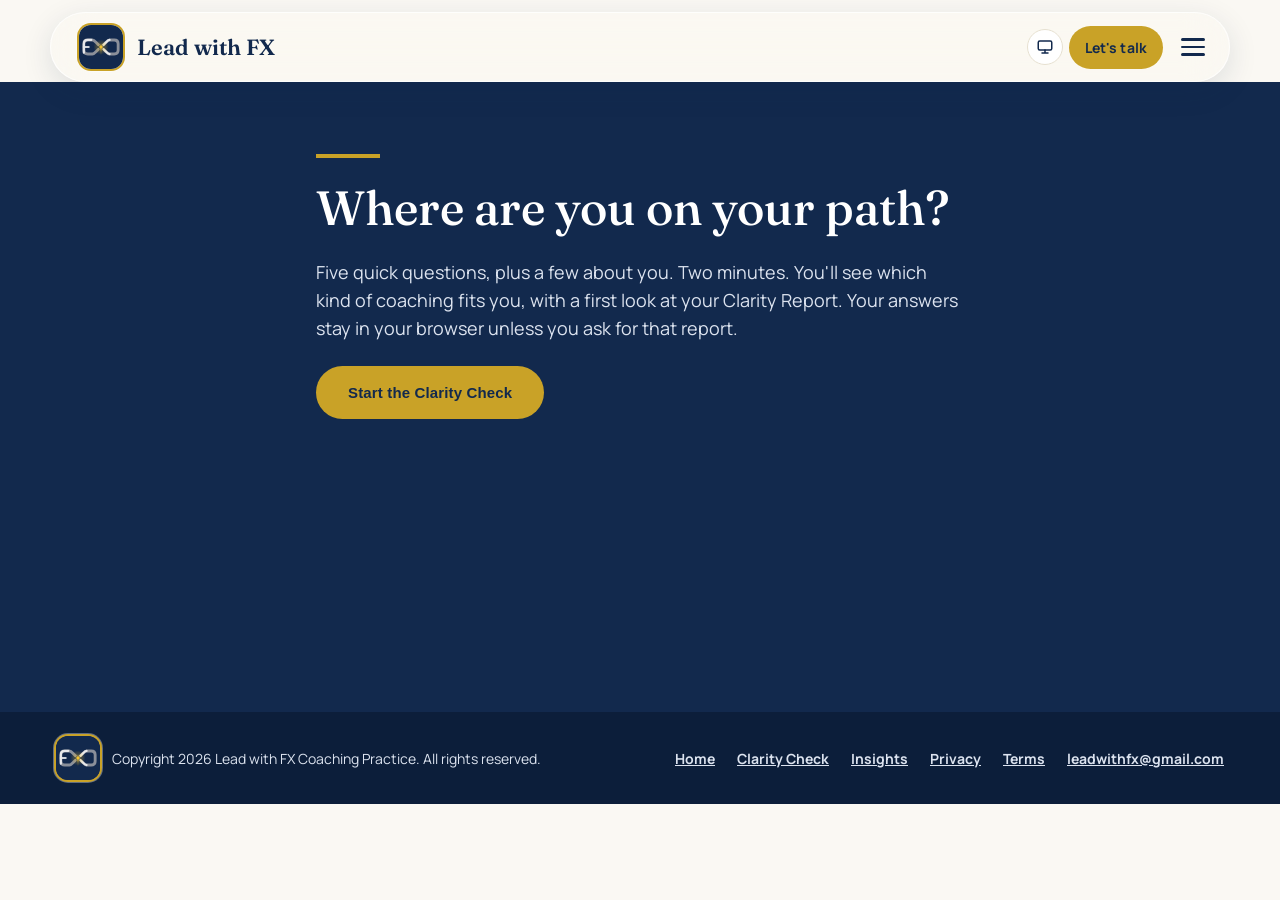
<file: quiz.html>
<!doctype html>
<html lang="en"><head>
<title>Clarity Check | Lead with FX</title>
<meta name="description" content="A two-minute check to see where you are on your path, and what your next step could be.">
<meta charset="utf-8">
<meta http-equiv="Content-Security-Policy" content="default-src 'self'; script-src 'self' 'sha256-2ufQ0UhHi3+rGdpqQ7IaGDzlIDb8QMgaIqjZW0lpATk=' 'sha256-s/mKwOTvOnIdDypdNMSjAHXWOqrBfeF8PiYpjSw6rZ4=' https://assets.calendly.com https://gc.zgo.at https://challenges.cloudflare.com; style-src 'self' 'unsafe-inline' https://assets.calendly.com; img-src 'self' data: https://leadwithfx.goatcounter.com https://assets.calendly.com https://*.calendly.com; font-src 'self'; connect-src 'self' https://clarity-report.leadwithfx.workers.dev https://leadwithfx.goatcounter.com https://*.calendly.com; frame-src https://calendly.com https://challenges.cloudflare.com; base-uri 'self'; form-action 'self'; object-src 'none'">
<meta name="referrer" content="strict-origin-when-cross-origin">
<meta name="tdm-reservation" content="1">
<meta name="tdm-policy" content="https://leadwithfx.com/terms.html">
<meta name="robots" content="index,follow,noai,noimageai">
<meta name="viewport" content="width=device-width, initial-scale=1">
<meta name="theme-color" content="#12294D">
<link rel="icon" href="favicon.svg" type="image/svg+xml">
<link rel="apple-touch-icon" href="apple-touch-icon.png">
<link rel="preload" href="fonts/manrope.woff" as="font" type="font/woff" crossorigin>
<link rel="preload" href="fonts/fraunces.woff" as="font" type="font/woff" crossorigin>
<script>try{var t=localStorage.getItem("lwfx-theme");if(t==="light"||t==="dark")document.documentElement.setAttribute("data-theme",t)}catch(e){}</script>
<link rel="stylesheet" href="styles.css?v=20261127">
<script data-goatcounter="https://leadwithfx.goatcounter.com/count" async src="https://gc.zgo.at/count.js"></script>
<meta property="og:title" content="Clarity Check | Lead with FX"><meta property="og:image" content="https://leadwithfx.com/og.png">
</head><body>
<a class="skip" href="#main">Skip to content</a>
<header class="nav">
  <div class="wrap nav-inner">
    <a class="brand" href="index.html" aria-label="Lead with FX home">
      <img class="logo-img" src="logo-mark.svg" alt="" width="44" height="44">
      <span class="brand-name">Lead with FX</span>
    </a>
    <nav class="nav-links" id="nav-links" aria-label="Main">
      <a href="index.html#story">Sound Familiar?</a>
      <a href="index.html#what-is-coaching">Is Coaching For You?</a>
      <a href="index.html#about">Why Me</a>
      <a href="index.html#coaching">Work Together</a>
      <a href="index.html#method">How It Works</a>
      <a href="index.html#faq">Questions</a>
      <a class="btn btn-gold btn-sm" href="index.html#book">Let's talk</a>
    </nav>
    <button id="nav-toggle" class="nav-toggle" type="button" aria-expanded="false" aria-controls="nav-links" aria-label="Open menu"><span></span><span></span><span></span></button>
  </div>
</header>

<main id="main" class="quiz"><div class="wrap quiz-inner">
<div id="quiz-intro" class="q-panel">
  <div class="rule"></div>
  <h1>Where are you on your path?</h1>
  <p class="q-lead" id="q-lead">Five quick questions, plus a few about you. Two minutes. You'll see which kind of coaching fits you<span id="q-rep">, with a first look at your Clarity Report</span>. Your answers stay in your browser<span id="q-rep2"> unless you ask for that report</span>.</p>
  <button id="q-resume" class="btn btn-gold" type="button" hidden>Resume at question 1</button>
  <button id="q-start" class="btn btn-gold" type="button">Start the Clarity Check</button>
</div>

<div id="quiz-run" class="q-panel" hidden>
  <div class="q-top"><span id="q-count" class="q-count">About you</span>
    <div class="q-bar" role="progressbar" aria-label="Progress" aria-valuemin="0" aria-valuemax="10" aria-valuenow="0"><span id="q-fill"></span></div></div>
  <form id="q-form" novalidate>
    <fieldset><legend id="q-text" tabindex="-1"></legend><div id="q-options" class="q-options"></div></fieldset>
    <div class="q-nav"><button id="q-back" class="btn btn-outline" type="button">Back</button><button id="q-next" class="btn btn-gold" type="submit" disabled>Next</button></div>
  </form>
</div>

<div id="quiz-result" class="q-panel" hidden aria-live="polite">
  <p class="q-eyebrow" id="r-eyebrow">Your Clarity Check</p>
  <h2 id="r-title" tabindex="-1">Thanks for finishing it</h2>
  <p id="r-body" class="q-lead" hidden></p>
  <figure id="r-radar" class="radar" hidden>
    <svg id="r-radar-svg" viewBox="0 0 400 300" role="img" aria-labelledby="r-radar-cap" focusable="false"></svg>
    <figcaption id="r-radar-cap" class="sr-only"></figcaption>
    <ul id="r-radar-list" class="radar-list"></ul>
  </figure>
  <div id="r-stepbox" class="r-box" hidden><strong>Your next step</strong><p id="r-step"></p></div>
  <div class="r-box r-fit"><strong id="r-fit-h"></strong><p id="r-fit-p"></p><p><a id="r-fit-a" class="r-fit-link" href="index.html#coaching">See how it works</a></p></div>
  <div class="r-box r-help"><strong id="r-help-h"></strong><p id="r-help-p"></p></div>
  <div class="r-box r-offer" id="r-offer"><strong>Go through your report with me</strong>
    <p>On a free intro call we can go through your report, talk about what you're looking for, and agree whether I can help.</p>
    <label class="q-opt rp-ck"><input type="checkbox" id="r-c3"><span>Yes, prepare my full Clarity Report and let Freddie contact me to arrange a call.</span></label>
    <p><button id="r-go" class="btn btn-gold" type="button" disabled>Send my details and book my intro call</button></p>
    <p id="r-note" class="r-small" role="status" hidden></p>
    <p class="r-small">Prefer to skip that? <a id="r-book2" href="https://calendly.com/freddie-rx" target="_blank" rel="noopener">Just book a time</a>.</p>
  </div>
  <div class="r-actions"><button id="q-again" class="btn btn-outline" type="button">Retake the check</button></div>
  <p class="q-fine">This is a reflection tool, not an assessment or a diagnosis.</p>
</div>

<div id="quiz-report" class="q-panel" hidden>
  <p class="q-eyebrow">Your Clarity Report</p>
  <h2 id="rp-title" tabindex="-1">Your Clarity Report is ready</h2>
  <div class="r-box r-teaser" aria-hidden="true">
    <ul class="r-locked">
      <li><span>Your result and next step</span><i class="redact">███████ ████ ████████</i></li>
      <li><span>Your five themes</span><i class="redact">████████ ██████ ███████</i></li>
      <li><span>A closer look at your answers</span><i class="redact">█████████ ████████</i></li>
      <li><span>Your 90-day starter plan</span><i class="redact">███████ ██████████</i></li>
    </ul>
  </div>
  <p class="q-lead">This is a preview. Enter your first name and email and I'll email you the full report. It is sent only to that address, so please check it.</p>
  <form id="rp-form" class="rp-form" novalidate>
    <label for="rp-name">First name</label>
    <input id="rp-name" type="text" autocomplete="given-name" maxlength="60">
    <label for="rp-email">Email</label>
    <input id="rp-email" type="email" inputmode="email" autocomplete="email" maxlength="254">
    <input id="rp-hp" class="hp" type="text" tabindex="-1" autocomplete="off" aria-hidden="true">
    <label class="q-opt rp-ck"><input type="checkbox" id="rp-c1"><span>Email my Clarity Report to this address, and let Freddie see my answers so he can prepare if I book a call. (required)</span></label>
    <p class="q-fine">I use your email to show your result and send you a confirmation. I only follow up with you if you ask me to on the next screen. You can ask me to delete your details at any time. See the <a href="privacy.html#clarity-report">privacy page</a>.</p>
    <div id="rp-ts" class="rp-ts"></div>
    <p id="rp-err" class="rp-err" role="alert" hidden></p>
    <div class="q-nav"><button id="rp-back" class="btn btn-outline" type="button">Back</button><button id="rp-send" class="btn btn-gold" type="submit">Email me my report</button></div>
  </form>
</div>

<div id="quiz-sent" class="q-panel" hidden aria-live="polite">
  <p class="q-eyebrow">Done</p>
  <h2 id="sent-title" tabindex="-1">Thanks, I have your answers</h2>
  <p class="q-lead">I'm preparing your full Clarity Report and I'll share it with you on our intro call. A confirmation is on its way to your inbox (check spam or promotions if you don't see it). Book a time below.</p>
  <p id="sent-test" class="q-fine" hidden>Test mode: nothing was sent.</p>
  <div class="r-box"><strong>A first look at your strengths</strong><p>Take this free strengths assessment (about 15 minutes), then bring your top strengths to our intro call. It's run by an independent organisation, not by me.</p><p><a class="btn btn-gold" href="https://www.viacharacter.org/account/register" target="_blank" rel="noopener noreferrer" id="s-assess">Take the assessment</a></p></div>
  <div class="r-actions"><a class="btn btn-gold" href="https://calendly.com/freddie-rx" target="_blank" rel="noopener" id="s-book">Book a free intro call</a><a class="btn btn-outline" href="index.html">Back to the site</a></div>
</div>
</div></main>
<footer class="footer">
  <div class="wrap footer-inner">
    <div class="footer-brand"><img class="logo-img" src="logo-mark.svg" alt="" width="40" height="40"><span>Copyright 2026 Lead with FX Coaching Practice. All rights reserved.</span></div>
    <nav class="footer-links" aria-label="Footer"><a href="index.html">Home</a><a href="quiz.html">Clarity Check</a><a href="insights.html">Insights</a><a href="privacy.html">Privacy</a><a href="terms.html">Terms</a><a href="mailto:leadwithfx@gmail.com">leadwithfx@gmail.com</a></nav>
  </div>
</footer>

<script>
(function(){
var REPORT_ENDPOINT="https://clarity-report.leadwithfx.workers.dev";var TURNSTILE_SITEKEY="0x4AAAAAAGAMYCBCD8b1_hAY"; /* optional: Cloudflare Turnstile site key (public). Empty = no human check */ var TEST=/[?&]test=1(&|$)/.test(location.search),LIVE=!!REPORT_ENDPOINT||TEST; /* set to your deployed Worker URL to switch on emailed reports; empty = test mode, nothing is sent */
var Q=[
{q:"Which best describes you?",o:["Tech leader or manager","Career changer","Early-career professional","Something else"],profile:1},
{q:"Have you worked with a coach before?",o:["No, this would be my first time","Once or twice","Yes, several times"],profile:1},
{q:"Think of a time you got unstuck on something important. What made the difference?",o:["I talked it through with someone and the answer became clear to me","Someone who had done it told me what worked for them","An expert gave me the answer or took it on","I haven't really got unstuck yet"],profile:1},
{q:"How clear are you on your next role or move?",o:["I have no real idea","A few options, but nothing feels right","I have a direction, but I'm not sure it's the right one","I know exactly what I want next"]},
{q:"How well do the people who matter know the value you bring?",o:["Hardly at all","Some of them","Most of them, but not the key decision makers","Clearly, including the key decision makers"]},
{q:"Who holds you accountable for your growth?",o:["Nobody","I only check in with myself","Someone occasionally","Someone regularly, and it works"]},
{q:"How would you describe your momentum right now?",o:["Stuck","Slow and stop-start","Steady, but not going where I want","Moving, and building speed"]},
{q:"How confident are you influencing senior stakeholders?",o:["I avoid it","I do it, but it feels uncomfortable","Fairly confident in familiar situations","Confident, even in high-stakes rooms"]}
];
var R=[
{max:9,eyebrow:"Step 01",title:"Light the path",body:"Right now the main thing missing is clarity. You have the experience and the tools, but too many thoughts and options are competing, so it's hard to see the way forward.",step:"Start by getting a candid look at where you are, what's working and what's in the way. That makes the next move much easier to choose."},
{max:15,eyebrow:"Step 02",title:"Take the step",body:"You can already see some of the path. What holds you back now is choosing the next move and committing to it, rather than waiting until everything feels certain.",step:"Pick one focused move, decide when you'll do it, and use practical tools you can apply in your next meeting, not next quarter."},
{max:20,eyebrow:"Step 03",title:"Keep moving",body:"You have clarity and momentum. The risk now is drifting, or plateauing without noticing, because nobody is checking your direction.",step:"Add regular check-ins and honest accountability, and plan for the next level before you need it."}
];
var $=function(i){return document.getElementById(i)};
var intro=$("quiz-intro"),run=$("quiz-run"),res=$("quiz-result"),rep=$("quiz-report"),sent=$("quiz-sent"),form=$("q-form"),opts=$("q-options"),nextB=$("q-next"),back=$("q-back");
var i=0,ans=[];
var KEY="lwfx-clarity-progress",THEMES=["Clarity","Visibility","Accountability","Momentum","Influence"],LV=["Early","Building","Strong"];
function band(v){var f=(v-1)/3;return f<.34?0:f<.67?1:2}
function saveP(){try{sessionStorage.setItem(KEY,JSON.stringify({i:i,a:ans}))}catch(e){}}
function clearP(){try{sessionStorage.removeItem(KEY)}catch(e){}}
function loadP(){try{var d=JSON.parse(sessionStorage.getItem(KEY)||"null");if(!d||!Array.isArray(d.a)||typeof d.i!=="number")return null;var a=[];for(var k=0;k<Q.length;k++){var v=d.a[k];if(v==null){if(k<d.a.length)return null;continue}if(!(v>=1&&v<=Q[k].o.length&&v%1===0))return null;a[k]=v}var n=Math.min(Math.max(0,d.i|0),Q.length-1);if(n>0&&!a[n-1])return null;return{i:n,a:a}}catch(e){return null}}
function drawRadar(){
  var fig=$("r-radar"),svg=$("r-radar-svg"),cx=200,cy=150,R=100,N=5,NS="http://www.w3.org/2000/svg";
  function pt(k,r){var t=-Math.PI/2+k*2*Math.PI/N;return[cx+r*Math.cos(t),cy+r*Math.sin(t)]}
  function el(n,at){var e=document.createElementNS(NS,n);for(var x in at)e.setAttribute(x,at[x]);return e}
  svg.innerHTML="";
  for(var l=1;l<=4;l++){var pts=[];for(var k=0;k<N;k++)pts.push(pt(k,R*l/4).join(","));svg.appendChild(el("polygon",{points:pts.join(" "),class:"rd-ring"}))}
  for(var k=0;k<N;k++){var e=pt(k,R);svg.appendChild(el("line",{x1:cx,y1:cy,x2:e[0],y2:e[1],class:"rd-axis"}))}
  var vals=[],dp=[];
  for(var k=0;k<N;k++){var v=ans[3+k]||1;vals.push(v);dp.push(pt(k,R*v/4).join(","))}
  var g=el("g",{class:"rd-shape"});
  g.appendChild(el("polygon",{points:dp.join(" "),class:"rd-area"}));
  vals.forEach(function(v,k){var q=pt(k,R*v/4);g.appendChild(el("circle",{cx:q[0],cy:q[1],r:4,class:"rd-dot"}))});
  svg.appendChild(g);
  THEMES.forEach(function(t,k){var q=pt(k,R+22),a=el("text",{x:q[0],y:q[1]+4,class:"rd-label","text-anchor":Math.abs(q[0]-cx)<6?"middle":q[0]>cx?"start":"end"});a.textContent=t;svg.appendChild(a)});
  var list=$("r-radar-list");list.innerHTML="";var txt=[];
  vals.forEach(function(v,k){var li=document.createElement("li"),b=LV[band(v)];li.innerHTML="<span></span><strong></strong>";li.firstChild.textContent=THEMES[k];li.lastChild.textContent=b;list.appendChild(li);txt.push(THEMES[k]+": "+b)});
  $("r-radar-cap").textContent="Radar chart of your five themes. "+txt.join(". ")+".";
  fig.hidden=false;fig.classList.remove("on");void fig.offsetWidth;fig.classList.add("on");
}
if(!LIVE){var a1=document.getElementById("q-rep"),a2=document.getElementById("q-rep2");if(a1)a1.remove();if(a2)a2.remove()}
function show(el){[intro,run,res,rep,sent].forEach(function(x){x.hidden=x!==el})}
function ping(name){try{if(window.goatcounter&&window.goatcounter.count)window.goatcounter.count({path:name,title:name,event:true})}catch(e){}}
function render(){
  var q=Q[i];
  $("q-count").textContent=q.profile?"About you":"Question "+(i-2)+" of "+(Q.length-3);
  $("q-fill").style.width=((i)/Q.length*100)+"%";
  var pb=document.querySelector(".q-bar");pb.setAttribute("aria-valuenow",i);pb.setAttribute("aria-valuemax",Q.length);
  $("q-text").textContent=q.q;
  opts.innerHTML="";
  q.o.forEach(function(t,k){
    var id="o"+i+"_"+k,lab=document.createElement("label");lab.className="q-opt";lab.setAttribute("for",id);
    var inp=document.createElement("input");inp.type="radio";inp.name="a";inp.id=id;inp.value=k+1;
    if(ans[i]===k+1)inp.checked=true;
    var sp=document.createElement("span");sp.textContent=t;
    lab.appendChild(inp);lab.appendChild(sp);opts.appendChild(lab);
  });
  nextB.disabled=!ans[i];
  nextB.textContent=i===Q.length-1?"See my result":"Next";
  back.style.visibility=i===0?"hidden":"visible";
  $("q-text").focus({preventScroll:true});
}
opts.addEventListener("change",function(e){ans[i]=parseInt(e.target.value,10);nextB.disabled=false;saveP()});
form.addEventListener("submit",function(e){
  e.preventDefault();if(!ans[i])return;
  if(i<Q.length-1){i++;saveP();render()}else if(LIVE){loadTs();show(rep);$("rp-title").focus();window.scrollTo({top:0,behavior:"smooth"});ping("quiz-gate")}else{finish()}
});
back.addEventListener("click",function(){if(i>0){i--;saveP();render()}});
var FIT=[
{h:"Leadership Coaching may be the right fit",p:"You told me you're a tech leader or manager. Based on that and your answers, Leadership Coaching may be the right fit for you.",l:"Leadership"},
{h:"Career Coaching may be the right fit",p:"You told me you're thinking about a career change. Based on that and your answers, Career Coaching may be the right fit for you.",l:"Career"},
{h:"Career Coaching may be the right fit",p:"You told me you're early in your career. Based on that and your answers, Career Coaching may be the right fit for you.",l:"Career"},
{h:"Where to start",p:"You told me none of the descriptions quite fit you, which is fine. Based on your answers, Leadership Coaching or Career Coaching may be the right fit for you.",l:"Not sure yet"}
];
var CTA="Most people don't know exactly what they want yet, so the best next step is to book the intro call. That's where we can understand what would help you.";
var HELP=[
{h:"This is what coaching is",p:"You said talking it through is what helped you get unstuck. That's coaching: you leave with clarity, your own answers and a clear next step."},
{h:"What tends to help you",p:"You said hearing from someone who had done it is what helped. That makes sense, because lived experience is a powerful teacher. Coaching adds time and space to work out what fits you from everything you have heard. The intro call is a relaxed way to see whether that feels useful."},
{h:"What tends to help you",p:"You said it helped most when an expert gave you the answer or took it on. That makes sense when time is short. Coaching adds the part no one can do for you: getting clear on what you want and committing to the next step. The intro call is a good place to see whether that would help."},
{h:"A good place to start",p:"You haven't found what unsticks you yet, which is very common. Coaching gives you time and space to work out what helps, at your own pace. The intro call is a relaxed way to explore that together."}
];
var EXP=[
"Coaching is new to you, which is fine. The intro call is a relaxed conversation and you don't need to prepare anything.",
"You've tried coaching before, so on the intro call tell me what helped and what didn't. I'll shape the work around that.",
"You know how coaching works, so on the intro call tell me what you'd want from a coach this time. That will help us see if we click."
];
function finish(){
  var s=ans.slice(3).reduce(function(a,b){return a+b},0),r=R[R.length-1];
  for(var k=0;k<R.length;k++){if(s<=R[k].max){r=R[k];break}}
  var f=FIT[(ans[0]||4)-1];
  $("r-fit-h").textContent=f.h;$("r-fit-p").textContent=f.p+" "+EXP[(ans[1]||1)-1]+" "+CTA;
  var w=HELP[(ans[2]||4)-1];
  $("r-help-h").textContent=w.h;$("r-help-p").textContent=w.p;
  var url="https://calendly.com/freddie-rx?a1="+encodeURIComponent("Clarity Check: "+r.title+". Profile: "+Q[0].o[(ans[0]||4)-1]+". Coaching before: "+Q[1].o[(ans[1]||1)-1]+". What helped before: "+Q[2].o[(ans[2]||4)-1]+".");
  $("r-book2").href=url;bookUrl=url;$("s-book").href=url;
  var full=!LIVE;
  $("r-offer").hidden=full;$("r-body").hidden=false;$("r-stepbox").hidden=!full;
  if(full){$("r-eyebrow").textContent=r.eyebrow;$("r-title").textContent=r.title;$("r-body").textContent=r.body;$("r-step").textContent=r.step}
  else{$("r-eyebrow").textContent="Your Clarity Check";$("r-title").textContent="Your report is on its way";$("r-body").textContent="I've emailed it to "+(ctx?ctx.email:"you")+". It should arrive within a few minutes. If it isn't there, check spam or promotions, or retake the check with the right address."}
  drawRadar();clearP();
  show(res);$("r-title").focus();window.scrollTo({top:0,behavior:"smooth"});
  ping("quiz-complete-"+r.title.toLowerCase().replace(/\s+/g,"-"));
}
$("q-start").addEventListener("click",function(){i=0;ans=[];clearP();resetReport();show(run);render();ping("quiz-start")});
var saved=loadP();
if(saved&&(saved.i>0||saved.a[0])){var rb=$("q-resume");rb.textContent="Resume at question "+(saved.i+1)+" of "+Q.length;rb.hidden=false;$("q-start").textContent="Start over";$("q-start").className="btn btn-outline";
  rb.addEventListener("click",function(){i=saved.i;ans=saved.a;resetReport();show(run);render();ping("quiz-resume")})}
document.addEventListener("keydown",function(e){
  if(run.hidden||e.ctrlKey||e.metaKey||e.altKey)return;
  var t=e.target&&e.target.tagName;if(t==="INPUT"&&e.target.type!=="radio"||t==="TEXTAREA"||t==="SELECT")return;
  var n=parseInt(e.key,10);if(!(n>=1&&n<=Q[i].o.length))return;
  var inp=opts.querySelectorAll("input")[n-1];if(inp){inp.checked=true;inp.focus();ans[i]=n;nextB.disabled=false;saveP()}
});
$("q-again").addEventListener("click",function(){i=0;ans=[];clearP();resetReport();$("r-radar").hidden=true;show(intro)});
var EMAIL_RE=/^[^\s@<>"]+@[^\s@<>"]+\.[^\s@<>"]+$/;
function resetReport(){try{resetTs()}catch(e){}["rp-name","rp-email","rp-hp"].forEach(function(k){$(k).value=""});$("rp-c1").checked=false;ctx=null;if($("r-c3")){$("r-c3").checked=false;$("r-go").disabled=true;$("r-note").hidden=true}$("rp-err").hidden=true;$("rp-send").disabled=false;$("rp-send").textContent="Email me my report"}
function rpError(msg,id){var e=$("rp-err");e.textContent=msg;e.hidden=false;if(id)$(id).focus()}
var tsId=null,tsTok="",ctx=null,bookUrl="https://calendly.com/freddie-rx";
function loadTs(){
  if(!TURNSTILE_SITEKEY||!REPORT_ENDPOINT)return;
  function draw(){if(tsId===null&&window.turnstile){tsId=window.turnstile.render("#rp-ts",{sitekey:TURNSTILE_SITEKEY,callback:function(t){tsTok=t},"expired-callback":function(){tsTok=""},"error-callback":function(){tsTok=""}})}}
  if(window.turnstile){draw();return}
  if(document.getElementById("ts-js"))return;
  var s=document.createElement("script");s.id="ts-js";s.src="https://challenges.cloudflare.com/turnstile/v0/api.js?render=explicit";s.async=true;s.onload=draw;document.head.appendChild(s)
}
function resetTs(){tsTok="";if(tsId!==null&&window.turnstile)window.turnstile.reset(tsId)}
$("rp-back").addEventListener("click",function(){show(run);render()});
$("rp-form").addEventListener("input",function(){$("rp-err").hidden=true});
$("rp-form").addEventListener("submit",function(e){
  e.preventDefault();
  var name=$("rp-name").value.trim(),email=$("rp-email").value.trim();
  if(!name)return rpError("Enter your first name.","rp-name");
  if(!EMAIL_RE.test(email))return rpError("Enter a valid email address.","rp-email");
  if(!$("rp-c1").checked)return rpError("Tick the box so I can send your report.","rp-c1");
  function done(tok){ctx={name:name,email:email,tok:tok||""};finish();ping("report-sent")}
  if(!REPORT_ENDPOINT){done("");return}
  if(TURNSTILE_SITEKEY&&!tsTok)return rpError("Please wait a moment for the quick check above to finish, then try again.");
  var btn=$("rp-send");btn.disabled=true;btn.textContent="Sending\u2026";
  var ctrl=window.AbortController?new AbortController():null,t=setTimeout(function(){if(ctrl)ctrl.abort()},20000);
  fetch(REPORT_ENDPOINT,{method:"POST",headers:{"Content-Type":"application/json"},body:JSON.stringify({a:ans,name:name,email:email,consent_report:true,stage:"result",hp:$("rp-hp").value,ts:tsTok}),signal:ctrl?ctrl.signal:undefined})
   .then(function(r){if(r.status===429){var e=new Error("slow");e.slow=1;throw e}return r.ok?r.json():Promise.reject()})
   .then(function(d){clearTimeout(t);if(d&&d.ok){done(d.tok)}else{return Promise.reject()}})
   .catch(function(err){clearTimeout(t);resetTs();btn.disabled=false;btn.textContent="Email me my report";rpError(err&&err.slow?"That's a lot of requests from this connection. Please wait a minute and try again.":"Couldn't send that. Check your email address and try again.")});
});
$("s-assess").addEventListener("click",function(){ping("quiz-assess-click")});
$("r-book2").addEventListener("click",function(){ping("quiz-book-click")});
$("r-c3").addEventListener("change",function(){$("r-go").disabled=!this.checked});
$("r-go").addEventListener("click",function(){
  if(!$("r-c3").checked||!ctx)return;
  var btn=$("r-go"),note=$("r-note");btn.disabled=true;
  window.open(bookUrl,"_blank","noopener");ping("quiz-book-click");
  fetch(REPORT_ENDPOINT,{method:"POST",headers:{"Content-Type":"application/json"},body:JSON.stringify({a:ans,name:ctx.name,email:ctx.email,consent_report:true,stage:"request",tok:ctx.tok,hp:""})})
   .then(function(r){return r.ok?r.json():Promise.reject()})
   .then(function(d){if(!(d&&d.ok))return Promise.reject();note.textContent="Thanks, I have your request. I'll prepare your full report and look forward to talking.";note.hidden=false;btn.textContent="Request sent";ping("report-requested")})
   .catch(function(){btn.disabled=false;note.textContent="I couldn't send that just now, but your booking page is open. Pick a time and I'll have your answers from the booking.";note.hidden=false});
});
})();
</script>
<script src="nav.js" defer></script>
</body></html>
</file>
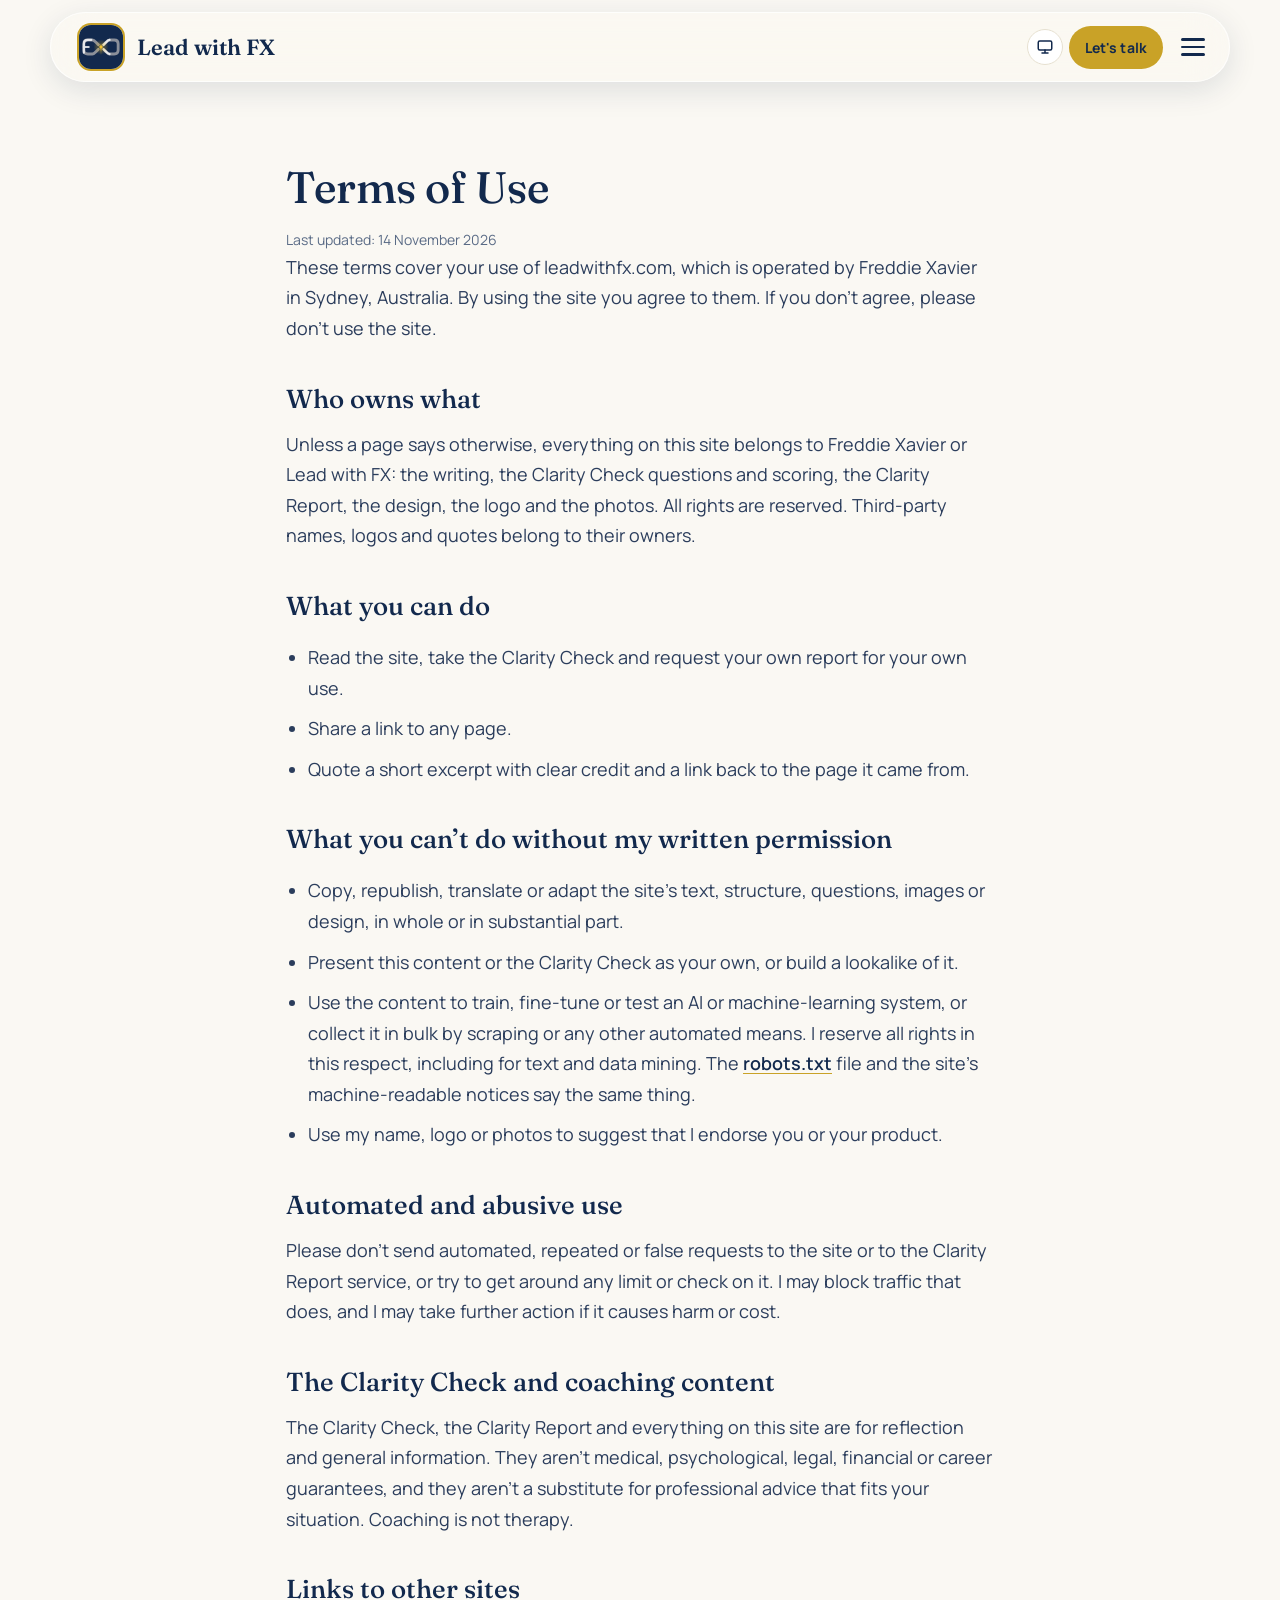
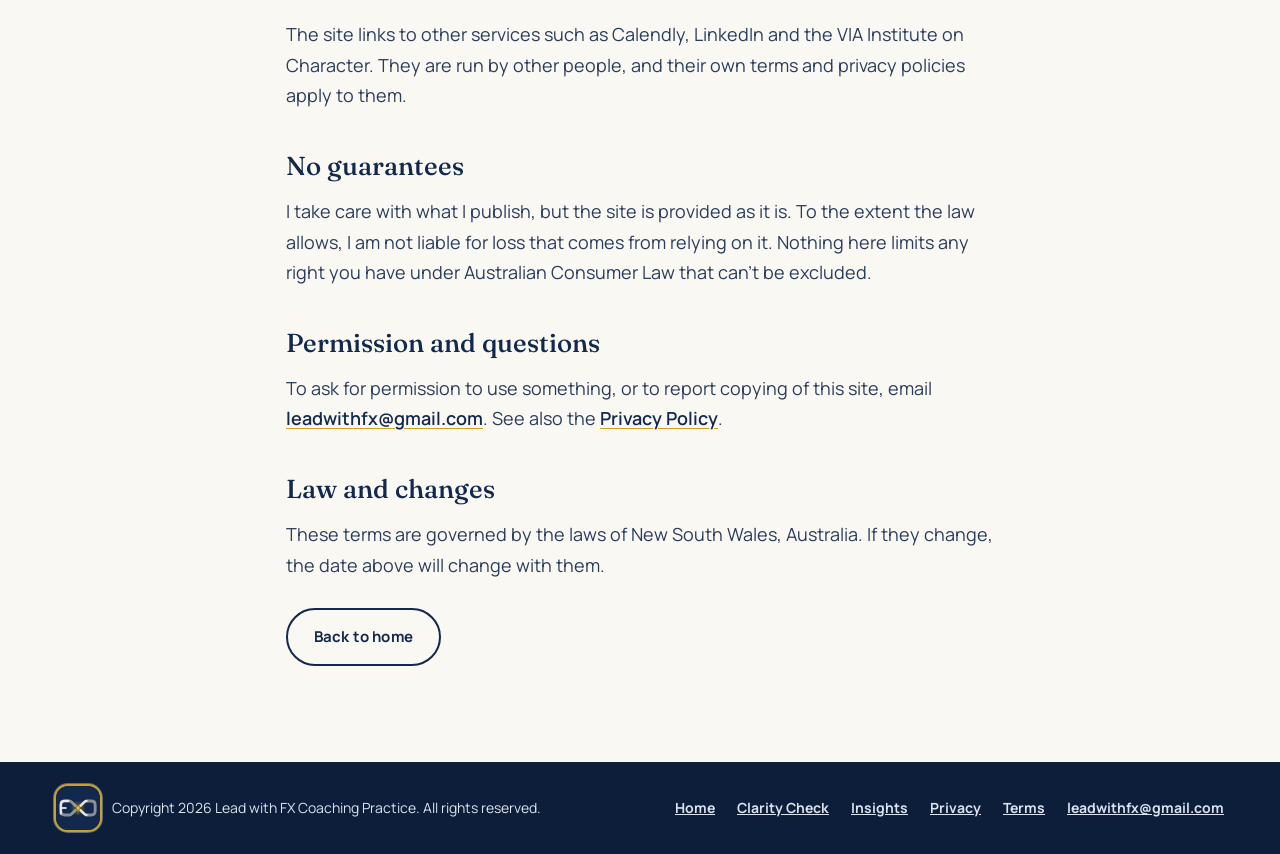
<file: terms.html>
<!doctype html>
<html lang="en"><head>
<title>Terms of Use | Lead with FX</title>
<meta name="description" content="How you may use the content on leadwithfx.com.">
<meta name="robots" content="index,follow,noai,noimageai">
<meta charset="utf-8">
<meta http-equiv="Content-Security-Policy" content="default-src 'self'; script-src 'self' 'sha256-2ufQ0UhHi3+rGdpqQ7IaGDzlIDb8QMgaIqjZW0lpATk=' https://assets.calendly.com https://gc.zgo.at https://challenges.cloudflare.com; style-src 'self' 'unsafe-inline' https://assets.calendly.com; img-src 'self' data: https://leadwithfx.goatcounter.com https://assets.calendly.com https://*.calendly.com; font-src 'self'; connect-src 'self' https://clarity-report.leadwithfx.workers.dev https://leadwithfx.goatcounter.com https://*.calendly.com; frame-src https://calendly.com https://challenges.cloudflare.com; base-uri 'self'; form-action 'self'; object-src 'none'">
<meta name="referrer" content="strict-origin-when-cross-origin">
<meta name="tdm-reservation" content="1">
<meta name="tdm-policy" content="https://leadwithfx.com/terms.html">
<meta name="viewport" content="width=device-width, initial-scale=1">
<meta name="theme-color" content="#12294D">
<link rel="icon" href="favicon.svg" type="image/svg+xml">
<link rel="apple-touch-icon" href="apple-touch-icon.png">
<link rel="preload" href="fonts/manrope.woff" as="font" type="font/woff" crossorigin>
<link rel="preload" href="fonts/fraunces.woff" as="font" type="font/woff" crossorigin>
<script>try{var t=localStorage.getItem("lwfx-theme");if(t==="light"||t==="dark")document.documentElement.setAttribute("data-theme",t)}catch(e){}</script>
<link rel="stylesheet" href="styles.css?v=20261127">
<script data-goatcounter="https://leadwithfx.goatcounter.com/count" async src="https://gc.zgo.at/count.js"></script>
</head><body>
<a class="skip" href="#main">Skip to content</a>
<header class="nav">
  <div class="wrap nav-inner">
    <a class="brand" href="index.html" aria-label="Lead with FX home">
      <img class="logo-img" src="logo-mark.svg" alt="" width="44" height="44">
      <span class="brand-name">Lead with FX</span>
    </a>
    <nav class="nav-links" id="nav-links" aria-label="Main">
      <a href="index.html#story">Sound Familiar?</a>
      <a href="index.html#what-is-coaching">Is Coaching For You?</a>
      <a href="index.html#about">Why Me</a>
      <a href="index.html#coaching">Work Together</a>
      <a href="index.html#method">How It Works</a>
      <a href="index.html#faq">Questions</a>
      <a class="btn btn-gold btn-sm" href="index.html#book">Let's talk</a>
    </nav>
    <button id="nav-toggle" class="nav-toggle" type="button" aria-expanded="false" aria-controls="nav-links" aria-label="Open menu"><span></span><span></span><span></span></button>
  </div>
</header>

<main id="main" class="doc"><div class="wrap doc-inner">
<h1>Terms of Use</h1>
<p class="doc-meta">Last updated: 14 November 2026</p>
<p>These terms cover your use of leadwithfx.com, which is operated by Freddie Xavier in Sydney, Australia. By using the site you agree to them. If you don&rsquo;t agree, please don&rsquo;t use the site.</p>

<h2>Who owns what</h2>
<p>Unless a page says otherwise, everything on this site belongs to Freddie Xavier or Lead with FX: the writing, the Clarity Check questions and scoring, the Clarity Report, the design, the logo and the photos. All rights are reserved. Third-party names, logos and quotes belong to their owners.</p>

<h2>What you can do</h2>
<ul>
<li>Read the site, take the Clarity Check and request your own report for your own use.</li>
<li>Share a link to any page.</li>
<li>Quote a short excerpt with clear credit and a link back to the page it came from.</li>
</ul>

<h2>What you can&rsquo;t do without my written permission</h2>
<ul>
<li>Copy, republish, translate or adapt the site&rsquo;s text, structure, questions, images or design, in whole or in substantial part.</li>
<li>Present this content or the Clarity Check as your own, or build a lookalike of it.</li>
<li>Use the content to train, fine-tune or test an AI or machine-learning system, or collect it in bulk by scraping or any other automated means. I reserve all rights in this respect, including for text and data mining. The <a href="robots.txt">robots.txt</a> file and the site&rsquo;s machine-readable notices say the same thing.</li>
<li>Use my name, logo or photos to suggest that I endorse you or your product.</li>
</ul>

<h2>Automated and abusive use</h2>
<p>Please don&rsquo;t send automated, repeated or false requests to the site or to the Clarity Report service, or try to get around any limit or check on it. I may block traffic that does, and I may take further action if it causes harm or cost.</p>

<h2>The Clarity Check and coaching content</h2>
<p>The Clarity Check, the Clarity Report and everything on this site are for reflection and general information. They aren&rsquo;t medical, psychological, legal, financial or career guarantees, and they aren&rsquo;t a substitute for professional advice that fits your situation. Coaching is not therapy.</p>

<h2>Links to other sites</h2>
<p>The site links to other services such as Calendly, LinkedIn and the VIA Institute on Character. They are run by other people, and their own terms and privacy policies apply to them.</p>

<h2>No guarantees</h2>
<p>I take care with what I publish, but the site is provided as it is. To the extent the law allows, I am not liable for loss that comes from relying on it. Nothing here limits any right you have under Australian Consumer Law that can&rsquo;t be excluded.</p>

<h2>Permission and questions</h2>
<p>To ask for permission to use something, or to report copying of this site, email <a href="mailto:leadwithfx@gmail.com">leadwithfx@gmail.com</a>. See also the <a href="privacy.html">Privacy Policy</a>.</p>

<h2>Law and changes</h2>
<p>These terms are governed by the laws of New South Wales, Australia. If they change, the date above will change with them.</p>
<p><a class="btn btn-outline" href="index.html">Back to home</a></p>
</div></main>
<footer class="footer">
  <div class="wrap footer-inner">
    <div class="footer-brand"><img class="logo-img" src="logo-mark.svg" alt="" width="40" height="40"><span>Copyright 2026 Lead with FX Coaching Practice. All rights reserved.</span></div>
    <nav class="footer-links" aria-label="Footer"><a href="index.html">Home</a><a href="quiz.html">Clarity Check</a><a href="insights.html">Insights</a><a href="privacy.html">Privacy</a><a href="terms.html">Terms</a><a href="mailto:leadwithfx@gmail.com">leadwithfx@gmail.com</a></nav>
  </div>
</footer>
<script src="nav.js" defer></script>
</body></html>
</file>
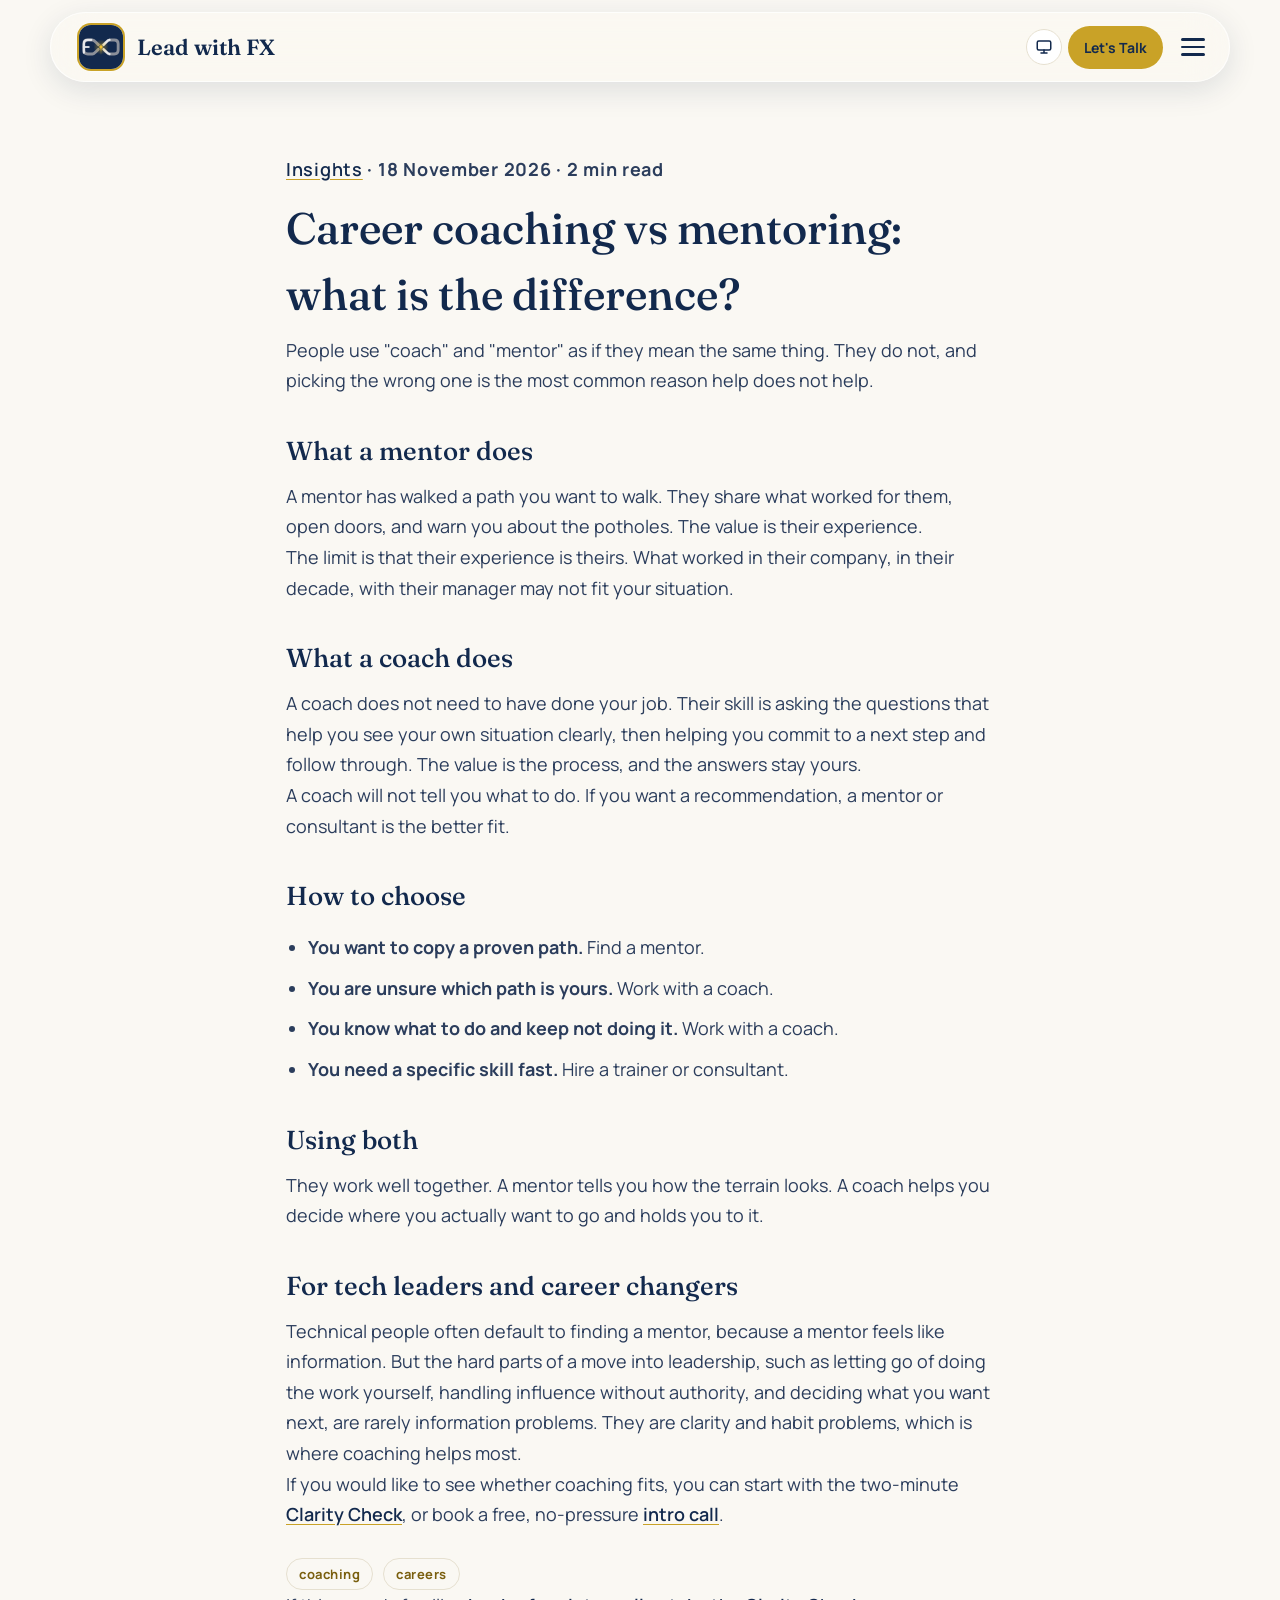
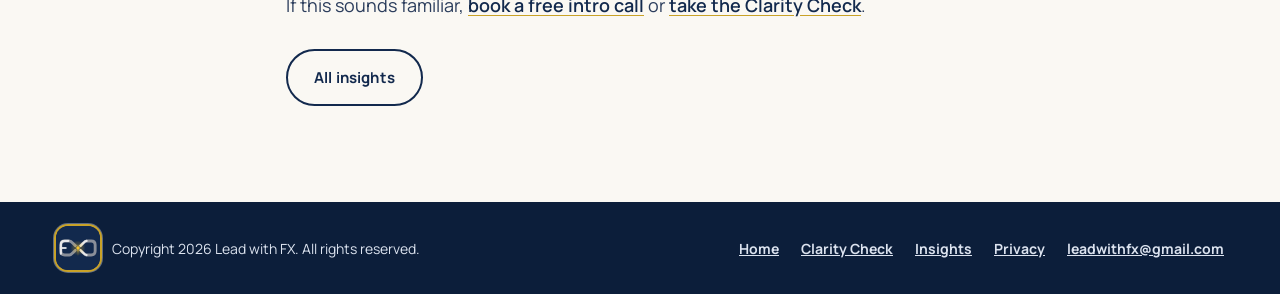
<file: insights/career-coaching-vs-mentoring.html>
<!-- generated by scripts/build-insights.mjs from content/insights; edit the .md, not this file -->
<!doctype html>
<html lang="en"><head>
<title>Career coaching vs mentoring: what is the difference? | Lead with FX</title>
<meta name="description" content="Mentors share their path, coaches help you find yours. How to tell which one you need, and when to use both.">
<meta name="robots" content="index,follow,noai,noimageai">
<link rel="canonical" href="https://leadwithfx.com/insights/career-coaching-vs-mentoring.html">
<meta property="og:type" content="article">
<meta property="og:title" content="Career coaching vs mentoring: what is the difference?">
<meta property="og:description" content="Mentors share their path, coaches help you find yours. How to tell which one you need, and when to use both.">
<meta property="og:url" content="https://leadwithfx.com/insights/career-coaching-vs-mentoring.html">
<meta property="og:image" content="https://leadwithfx.com/og.png">
<script type="application/ld+json">{"@context":"https://schema.org","@type":"Article","headline":"Career coaching vs mentoring: what is the difference?","datePublished":"2026-11-18","author":{"@type":"Person","name":"Freddie Xavier"},"mainEntityOfPage":"https://leadwithfx.com/insights/career-coaching-vs-mentoring.html","description":"Mentors share their path, coaches help you find yours. How to tell which one you need, and when to use both."}</script>
<meta charset="utf-8">
<meta http-equiv="Content-Security-Policy" content="default-src 'self'; script-src 'self'  https://assets.calendly.com https://gc.zgo.at https://challenges.cloudflare.com; style-src 'self' 'unsafe-inline' https://assets.calendly.com; img-src 'self' data: https://leadwithfx.goatcounter.com https://assets.calendly.com https://*.calendly.com; font-src 'self'; connect-src 'self' https://clarity-report.leadwithfx.workers.dev https://leadwithfx.goatcounter.com https://*.calendly.com; frame-src https://calendly.com https://challenges.cloudflare.com; base-uri 'self'; form-action 'self'; object-src 'none'">
<meta name="referrer" content="strict-origin-when-cross-origin">
<meta name="viewport" content="width=device-width, initial-scale=1">
<meta name="theme-color" content="#12294D">
<link rel="icon" href="../favicon.svg" type="image/svg+xml">
<link rel="apple-touch-icon" href="../apple-touch-icon.png">
<link rel="preload" href="../fonts/manrope.woff" as="font" type="font/woff" crossorigin>
<link rel="preload" href="../fonts/fraunces.woff" as="font" type="font/woff" crossorigin>
<link rel="stylesheet" href="../styles.css">
<script data-goatcounter="https://leadwithfx.goatcounter.com/count" async src="https://gc.zgo.at/count.js"></script>
</head><body>
<a class="skip" href="#main">Skip to content</a>
<header class="nav">
  <div class="wrap nav-inner">
    <a class="brand" href="../index.html" aria-label="Lead with FX home">
      <img class="logo-img" src="../logo-mark.svg" alt="" width="44" height="44">
      <span class="brand-name">Lead with FX</span>
    </a>
    <nav class="nav-links" id="nav-links" aria-label="Main">
      <a href="../index.html#story">Sound Familiar?</a>
      <a href="../index.html#what-is-coaching">What Coaching Is</a>
      <a href="../quiz.html">Is It For You?</a>
      <a href="../index.html#coaching">Work Together</a>
      <a href="../index.html#about">Why Me</a>
      <a href="../index.html#method">How It Works</a>
      <a href="../index.html#faq">Questions</a>
      <a class="btn btn-gold btn-sm" href="../index.html#book">Let's Talk</a>
    </nav>
    <button id="nav-toggle" class="nav-toggle" type="button" aria-expanded="false" aria-controls="nav-links" aria-label="Open menu"><span></span><span></span><span></span></button>
  </div>
</header>

<main id="main" class="doc"><div class="wrap doc-inner"><article>
<p class="post-meta"><a href="../insights.html">Insights</a> &middot; <time datetime="2026-11-18">18 November 2026</time> &middot; 2 min read</p>
<h1>Career coaching vs mentoring: what is the difference?</h1>
<p>People use &quot;coach&quot; and &quot;mentor&quot; as if they mean the same thing. They do not, and picking the wrong one is the most common reason help does not help.</p>
<h2>What a mentor does</h2>
<p>A mentor has walked a path you want to walk. They share what worked for them, open doors, and warn you about the potholes. The value is their experience.</p>
<p>The limit is that their experience is theirs. What worked in their company, in their decade, with their manager may not fit your situation.</p>
<h2>What a coach does</h2>
<p>A coach does not need to have done your job. Their skill is asking the questions that help you see your own situation clearly, then helping you commit to a next step and follow through. The value is the process, and the answers stay yours.</p>
<p>A coach will not tell you what to do. If you want a recommendation, a mentor or consultant is the better fit.</p>
<h2>How to choose</h2>
<ul><li><strong>You want to copy a proven path.</strong> Find a mentor.</li><li><strong>You are unsure which path is yours.</strong> Work with a coach.</li><li><strong>You know what to do and keep not doing it.</strong> Work with a coach.</li><li><strong>You need a specific skill fast.</strong> Hire a trainer or consultant.</li></ul>
<h2>Using both</h2>
<p>They work well together. A mentor tells you how the terrain looks. A coach helps you decide where you actually want to go and holds you to it.</p>
<h2>For tech leaders and career changers</h2>
<p>Technical people often default to finding a mentor, because a mentor feels like information. But the hard parts of a move into leadership, such as letting go of doing the work yourself, handling influence without authority, and deciding what you want next, are rarely information problems. They are clarity and habit problems, which is where coaching helps most.</p>
<p>If you would like to see whether coaching fits, you can start with the two-minute <a href="../quiz.html">Clarity Check</a>, or book a free, no-pressure <a href="../index.html#book">intro call</a>.</p>
<ul class="tags" aria-label="Topics"><li>coaching</li><li>careers</li></ul>
<p>If this sounds familiar, <a class="btn-link" href="../index.html#book">book a free intro call</a> or <a href="../quiz.html">take the Clarity Check</a>.</p>
<p><a class="btn btn-outline" href="../insights.html">All insights</a></p>
</article></div></main>
<footer class="footer">
  <div class="wrap footer-inner">
    <div class="footer-brand"><img class="logo-img" src="../logo-mark.svg" alt="" width="40" height="40"><span>Copyright 2026 Lead with FX. All rights reserved.</span></div>
    <nav class="footer-links" aria-label="Footer"><a href="../index.html">Home</a><a href="../quiz.html">Clarity Check</a><a href="../insights.html">Insights</a><a href="../privacy.html">Privacy</a><a href="mailto:leadwithfx@gmail.com">leadwithfx@gmail.com</a></nav>
  </div>
</footer>
<script src="../nav.js" defer></script>
</body></html>
</file>
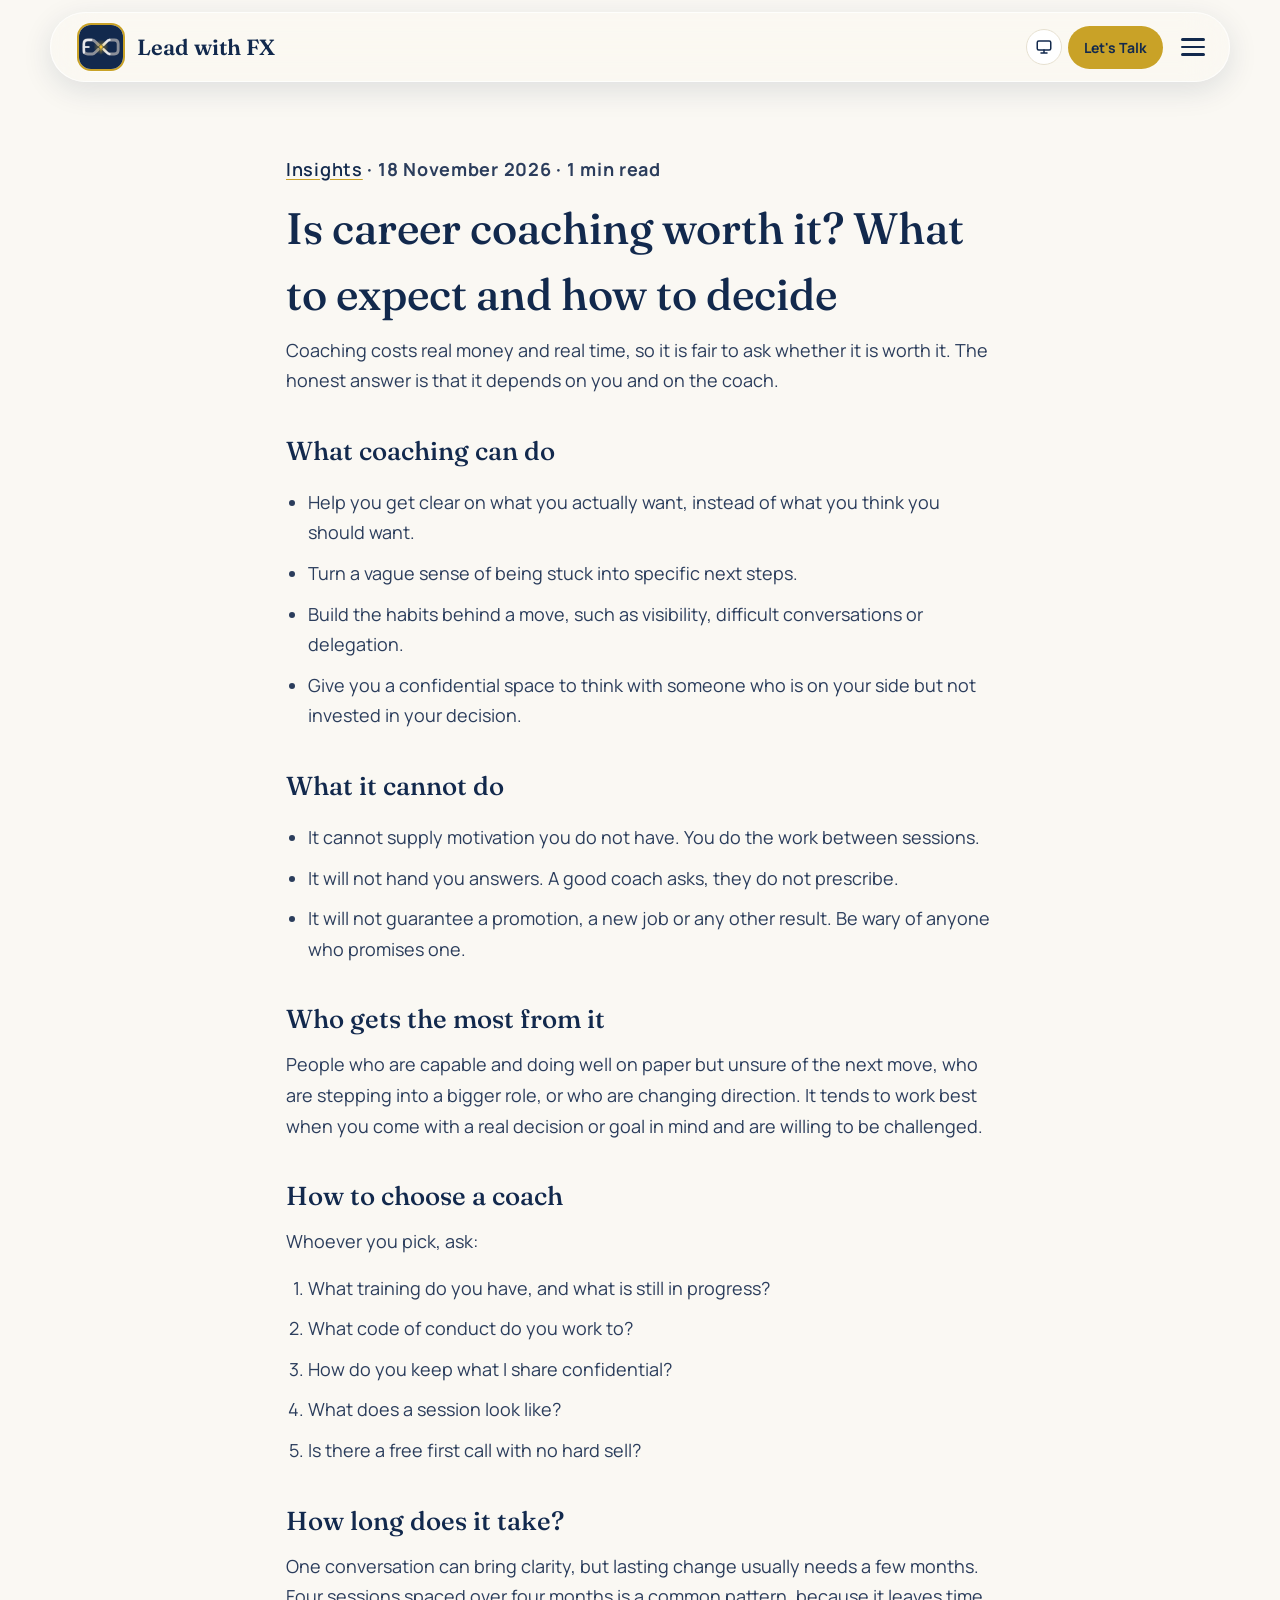
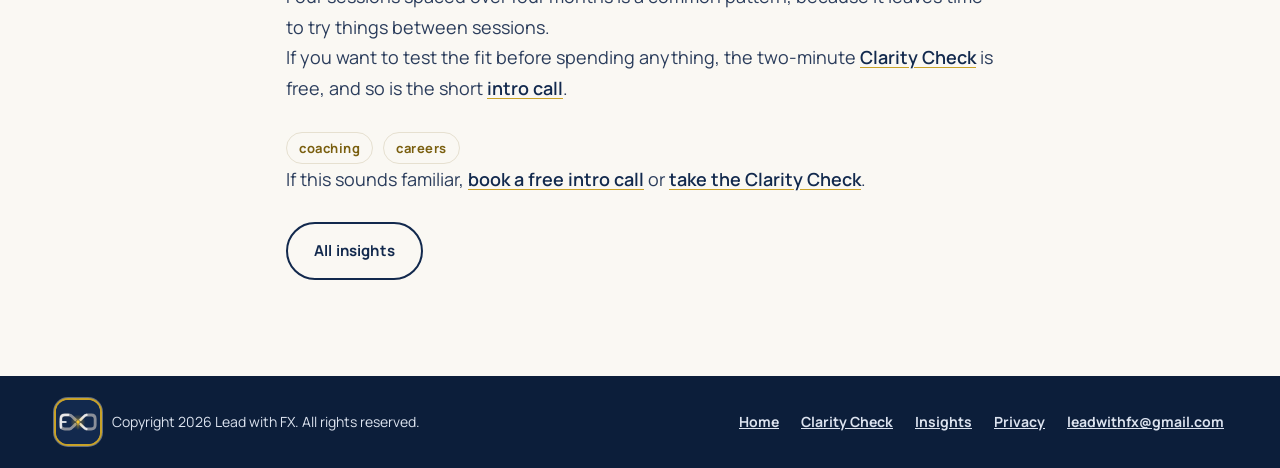
<file: insights/is-career-coaching-worth-it.html>
<!-- generated by scripts/build-insights.mjs from content/insights; edit the .md, not this file -->
<!doctype html>
<html lang="en"><head>
<title>Is career coaching worth it? What to expect and how to decide | Lead with FX</title>
<meta name="description" content="An honest look at what career and leadership coaching can and cannot do, who benefits most, and how to choose a coach in Australia.">
<meta name="robots" content="index,follow,noai,noimageai">
<link rel="canonical" href="https://leadwithfx.com/insights/is-career-coaching-worth-it.html">
<meta property="og:type" content="article">
<meta property="og:title" content="Is career coaching worth it? What to expect and how to decide">
<meta property="og:description" content="An honest look at what career and leadership coaching can and cannot do, who benefits most, and how to choose a coach in Australia.">
<meta property="og:url" content="https://leadwithfx.com/insights/is-career-coaching-worth-it.html">
<meta property="og:image" content="https://leadwithfx.com/og.png">
<script type="application/ld+json">{"@context":"https://schema.org","@type":"Article","headline":"Is career coaching worth it? What to expect and how to decide","datePublished":"2026-11-18","author":{"@type":"Person","name":"Freddie Xavier"},"mainEntityOfPage":"https://leadwithfx.com/insights/is-career-coaching-worth-it.html","description":"An honest look at what career and leadership coaching can and cannot do, who benefits most, and how to choose a coach in Australia."}</script>
<meta charset="utf-8">
<meta http-equiv="Content-Security-Policy" content="default-src 'self'; script-src 'self'  https://assets.calendly.com https://gc.zgo.at https://challenges.cloudflare.com; style-src 'self' 'unsafe-inline' https://assets.calendly.com; img-src 'self' data: https://leadwithfx.goatcounter.com https://assets.calendly.com https://*.calendly.com; font-src 'self'; connect-src 'self' https://clarity-report.leadwithfx.workers.dev https://leadwithfx.goatcounter.com https://*.calendly.com; frame-src https://calendly.com https://challenges.cloudflare.com; base-uri 'self'; form-action 'self'; object-src 'none'">
<meta name="referrer" content="strict-origin-when-cross-origin">
<meta name="viewport" content="width=device-width, initial-scale=1">
<meta name="theme-color" content="#12294D">
<link rel="icon" href="../favicon.svg" type="image/svg+xml">
<link rel="apple-touch-icon" href="../apple-touch-icon.png">
<link rel="preload" href="../fonts/manrope.woff" as="font" type="font/woff" crossorigin>
<link rel="preload" href="../fonts/fraunces.woff" as="font" type="font/woff" crossorigin>
<link rel="stylesheet" href="../styles.css">
<script data-goatcounter="https://leadwithfx.goatcounter.com/count" async src="https://gc.zgo.at/count.js"></script>
</head><body>
<a class="skip" href="#main">Skip to content</a>
<header class="nav">
  <div class="wrap nav-inner">
    <a class="brand" href="../index.html" aria-label="Lead with FX home">
      <img class="logo-img" src="../logo-mark.svg" alt="" width="44" height="44">
      <span class="brand-name">Lead with FX</span>
    </a>
    <nav class="nav-links" id="nav-links" aria-label="Main">
      <a href="../index.html#story">Sound Familiar?</a>
      <a href="../index.html#what-is-coaching">What Coaching Is</a>
      <a href="../quiz.html">Is It For You?</a>
      <a href="../index.html#coaching">Work Together</a>
      <a href="../index.html#about">Why Me</a>
      <a href="../index.html#method">How It Works</a>
      <a href="../index.html#faq">Questions</a>
      <a class="btn btn-gold btn-sm" href="../index.html#book">Let's Talk</a>
    </nav>
    <button id="nav-toggle" class="nav-toggle" type="button" aria-expanded="false" aria-controls="nav-links" aria-label="Open menu"><span></span><span></span><span></span></button>
  </div>
</header>

<main id="main" class="doc"><div class="wrap doc-inner"><article>
<p class="post-meta"><a href="../insights.html">Insights</a> &middot; <time datetime="2026-11-18">18 November 2026</time> &middot; 1 min read</p>
<h1>Is career coaching worth it? What to expect and how to decide</h1>
<p>Coaching costs real money and real time, so it is fair to ask whether it is worth it. The honest answer is that it depends on you and on the coach.</p>
<h2>What coaching can do</h2>
<ul><li>Help you get clear on what you actually want, instead of what you think you should want.</li><li>Turn a vague sense of being stuck into specific next steps.</li><li>Build the habits behind a move, such as visibility, difficult conversations or delegation.</li><li>Give you a confidential space to think with someone who is on your side but not invested in your decision.</li></ul>
<h2>What it cannot do</h2>
<ul><li>It cannot supply motivation you do not have. You do the work between sessions.</li><li>It will not hand you answers. A good coach asks, they do not prescribe.</li><li>It will not guarantee a promotion, a new job or any other result. Be wary of anyone who promises one.</li></ul>
<h2>Who gets the most from it</h2>
<p>People who are capable and doing well on paper but unsure of the next move, who are stepping into a bigger role, or who are changing direction. It tends to work best when you come with a real decision or goal in mind and are willing to be challenged.</p>
<h2>How to choose a coach</h2>
<p>Whoever you pick, ask:</p>
<ol><li>What training do you have, and what is still in progress?</li><li>What code of conduct do you work to?</li><li>How do you keep what I share confidential?</li><li>What does a session look like?</li><li>Is there a free first call with no hard sell?</li></ol>
<h2>How long does it take?</h2>
<p>One conversation can bring clarity, but lasting change usually needs a few months. Four sessions spaced over four months is a common pattern, because it leaves time to try things between sessions.</p>
<p>If you want to test the fit before spending anything, the two-minute <a href="../quiz.html">Clarity Check</a> is free, and so is the short <a href="../index.html#book">intro call</a>.</p>
<ul class="tags" aria-label="Topics"><li>coaching</li><li>careers</li></ul>
<p>If this sounds familiar, <a class="btn-link" href="../index.html#book">book a free intro call</a> or <a href="../quiz.html">take the Clarity Check</a>.</p>
<p><a class="btn btn-outline" href="../insights.html">All insights</a></p>
</article></div></main>
<footer class="footer">
  <div class="wrap footer-inner">
    <div class="footer-brand"><img class="logo-img" src="../logo-mark.svg" alt="" width="40" height="40"><span>Copyright 2026 Lead with FX. All rights reserved.</span></div>
    <nav class="footer-links" aria-label="Footer"><a href="../index.html">Home</a><a href="../quiz.html">Clarity Check</a><a href="../insights.html">Insights</a><a href="../privacy.html">Privacy</a><a href="mailto:leadwithfx@gmail.com">leadwithfx@gmail.com</a></nav>
  </div>
</footer>
<script src="../nav.js" defer></script>
</body></html>
</file>
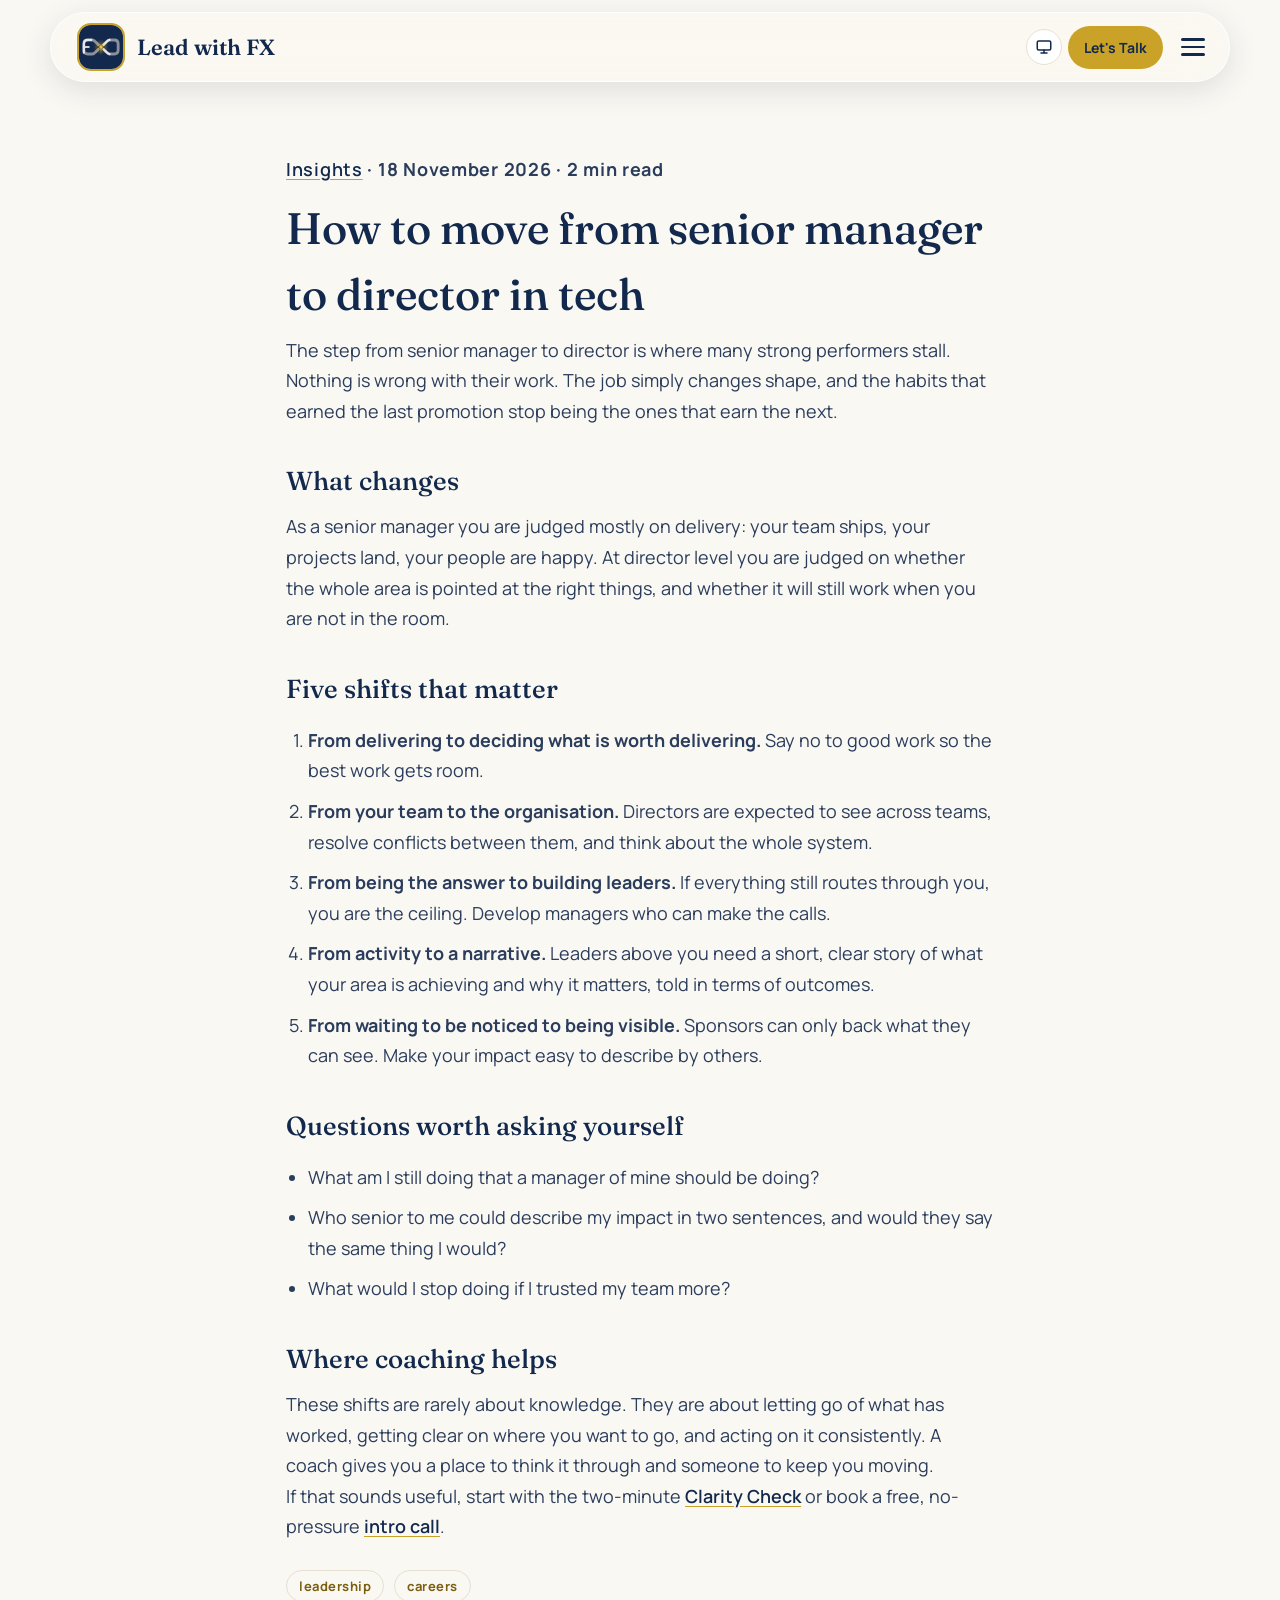
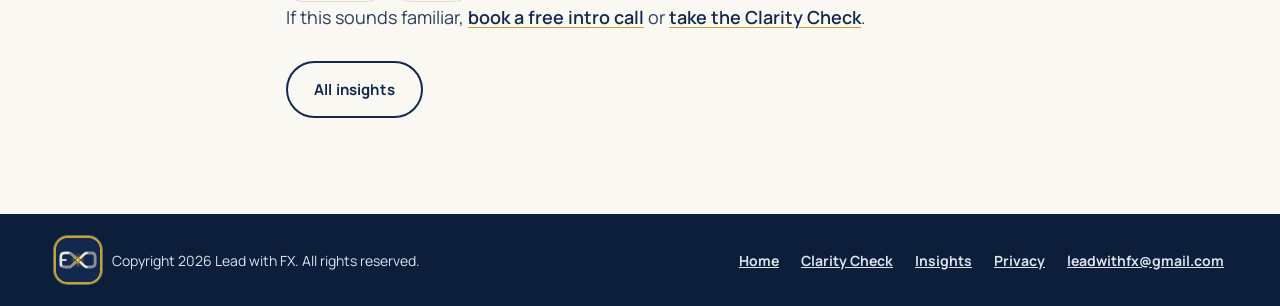
<file: insights/senior-manager-to-director-in-tech.html>
<!-- generated by scripts/build-insights.mjs from content/insights; edit the .md, not this file -->
<!doctype html>
<html lang="en"><head>
<title>How to move from senior manager to director in tech | Lead with FX</title>
<meta name="description" content="Why the skills that made you a strong senior manager stop being enough, and five shifts that matter for the step up to director.">
<meta name="robots" content="index,follow,noai,noimageai">
<link rel="canonical" href="https://leadwithfx.com/insights/senior-manager-to-director-in-tech.html">
<meta property="og:type" content="article">
<meta property="og:title" content="How to move from senior manager to director in tech">
<meta property="og:description" content="Why the skills that made you a strong senior manager stop being enough, and five shifts that matter for the step up to director.">
<meta property="og:url" content="https://leadwithfx.com/insights/senior-manager-to-director-in-tech.html">
<meta property="og:image" content="https://leadwithfx.com/og.png">
<script type="application/ld+json">{"@context":"https://schema.org","@type":"Article","headline":"How to move from senior manager to director in tech","datePublished":"2026-11-18","author":{"@type":"Person","name":"Freddie Xavier"},"mainEntityOfPage":"https://leadwithfx.com/insights/senior-manager-to-director-in-tech.html","description":"Why the skills that made you a strong senior manager stop being enough, and five shifts that matter for the step up to director."}</script>
<meta charset="utf-8">
<meta http-equiv="Content-Security-Policy" content="default-src 'self'; script-src 'self'  https://assets.calendly.com https://gc.zgo.at https://challenges.cloudflare.com; style-src 'self' 'unsafe-inline' https://assets.calendly.com; img-src 'self' data: https://leadwithfx.goatcounter.com https://assets.calendly.com https://*.calendly.com; font-src 'self'; connect-src 'self' https://clarity-report.leadwithfx.workers.dev https://leadwithfx.goatcounter.com https://*.calendly.com; frame-src https://calendly.com https://challenges.cloudflare.com; base-uri 'self'; form-action 'self'; object-src 'none'">
<meta name="referrer" content="strict-origin-when-cross-origin">
<meta name="viewport" content="width=device-width, initial-scale=1">
<meta name="theme-color" content="#12294D">
<link rel="icon" href="../favicon.svg" type="image/svg+xml">
<link rel="apple-touch-icon" href="../apple-touch-icon.png">
<link rel="preload" href="../fonts/manrope.woff" as="font" type="font/woff" crossorigin>
<link rel="preload" href="../fonts/fraunces.woff" as="font" type="font/woff" crossorigin>
<link rel="stylesheet" href="../styles.css">
<script data-goatcounter="https://leadwithfx.goatcounter.com/count" async src="https://gc.zgo.at/count.js"></script>
</head><body>
<a class="skip" href="#main">Skip to content</a>
<header class="nav">
  <div class="wrap nav-inner">
    <a class="brand" href="../index.html" aria-label="Lead with FX home">
      <img class="logo-img" src="../logo-mark.svg" alt="" width="44" height="44">
      <span class="brand-name">Lead with FX</span>
    </a>
    <nav class="nav-links" id="nav-links" aria-label="Main">
      <a href="../index.html#story">Sound Familiar?</a>
      <a href="../index.html#what-is-coaching">What Coaching Is</a>
      <a href="../quiz.html">Is It For You?</a>
      <a href="../index.html#coaching">Work Together</a>
      <a href="../index.html#about">Why Me</a>
      <a href="../index.html#method">How It Works</a>
      <a href="../index.html#faq">Questions</a>
      <a class="btn btn-gold btn-sm" href="../index.html#book">Let's Talk</a>
    </nav>
    <button id="nav-toggle" class="nav-toggle" type="button" aria-expanded="false" aria-controls="nav-links" aria-label="Open menu"><span></span><span></span><span></span></button>
  </div>
</header>

<main id="main" class="doc"><div class="wrap doc-inner"><article>
<p class="post-meta"><a href="../insights.html">Insights</a> &middot; <time datetime="2026-11-18">18 November 2026</time> &middot; 2 min read</p>
<h1>How to move from senior manager to director in tech</h1>
<p>The step from senior manager to director is where many strong performers stall. Nothing is wrong with their work. The job simply changes shape, and the habits that earned the last promotion stop being the ones that earn the next.</p>
<h2>What changes</h2>
<p>As a senior manager you are judged mostly on delivery: your team ships, your projects land, your people are happy. At director level you are judged on whether the whole area is pointed at the right things, and whether it will still work when you are not in the room.</p>
<h2>Five shifts that matter</h2>
<ol><li><strong>From delivering to deciding what is worth delivering.</strong> Say no to good work so the best work gets room.</li><li><strong>From your team to the organisation.</strong> Directors are expected to see across teams, resolve conflicts between them, and think about the whole system.</li><li><strong>From being the answer to building leaders.</strong> If everything still routes through you, you are the ceiling. Develop managers who can make the calls.</li><li><strong>From activity to a narrative.</strong> Leaders above you need a short, clear story of what your area is achieving and why it matters, told in terms of outcomes.</li><li><strong>From waiting to be noticed to being visible.</strong> Sponsors can only back what they can see. Make your impact easy to describe by others.</li></ol>
<h2>Questions worth asking yourself</h2>
<ul><li>What am I still doing that a manager of mine should be doing?</li><li>Who senior to me could describe my impact in two sentences, and would they say the same thing I would?</li><li>What would I stop doing if I trusted my team more?</li></ul>
<h2>Where coaching helps</h2>
<p>These shifts are rarely about knowledge. They are about letting go of what has worked, getting clear on where you want to go, and acting on it consistently. A coach gives you a place to think it through and someone to keep you moving.</p>
<p>If that sounds useful, start with the two-minute <a href="../quiz.html">Clarity Check</a> or book a free, no-pressure <a href="../index.html#book">intro call</a>.</p>
<ul class="tags" aria-label="Topics"><li>leadership</li><li>careers</li></ul>
<p>If this sounds familiar, <a class="btn-link" href="../index.html#book">book a free intro call</a> or <a href="../quiz.html">take the Clarity Check</a>.</p>
<p><a class="btn btn-outline" href="../insights.html">All insights</a></p>
</article></div></main>
<footer class="footer">
  <div class="wrap footer-inner">
    <div class="footer-brand"><img class="logo-img" src="../logo-mark.svg" alt="" width="40" height="40"><span>Copyright 2026 Lead with FX. All rights reserved.</span></div>
    <nav class="footer-links" aria-label="Footer"><a href="../index.html">Home</a><a href="../quiz.html">Clarity Check</a><a href="../insights.html">Insights</a><a href="../privacy.html">Privacy</a><a href="mailto:leadwithfx@gmail.com">leadwithfx@gmail.com</a></nav>
  </div>
</footer>
<script src="../nav.js" defer></script>
</body></html>
</file>
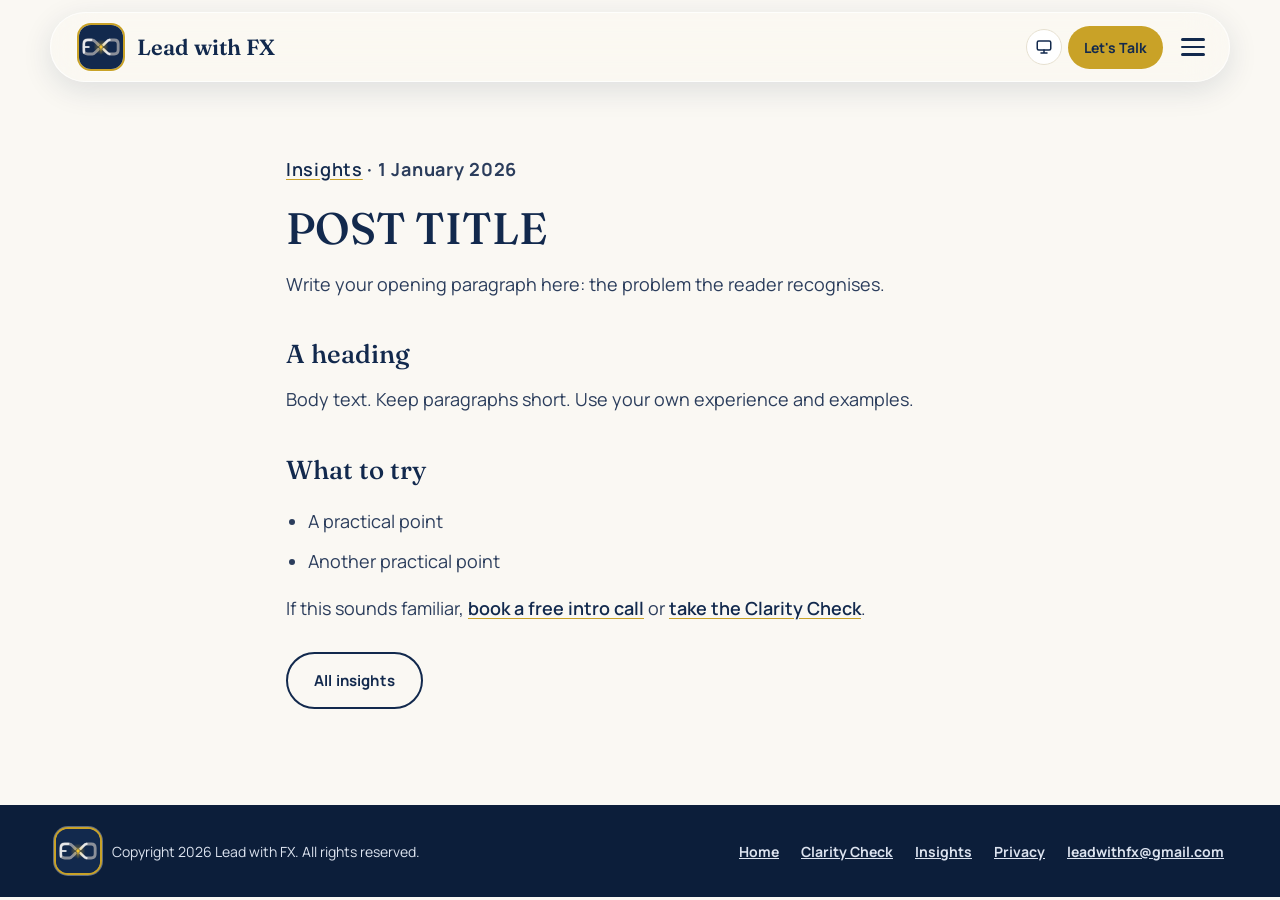
<file: insights/TEMPLATE.html>
<!doctype html>
<html lang="en"><head>
<title>POST TITLE | Lead with FX</title>
<meta name="description" content="One-sentence summary of the post.">
<meta name="robots" content="noindex,follow,noai,noimageai">
<link rel="canonical" href="https://leadwithfx.com/insights/POST-FILENAME.html">
<meta charset="utf-8">
<meta http-equiv="Content-Security-Policy" content="default-src 'self'; script-src 'self'  https://assets.calendly.com https://gc.zgo.at https://challenges.cloudflare.com; style-src 'self' 'unsafe-inline' https://assets.calendly.com; img-src 'self' data: https://leadwithfx.goatcounter.com https://assets.calendly.com https://*.calendly.com; font-src 'self'; connect-src 'self' https://clarity-report.leadwithfx.workers.dev https://leadwithfx.goatcounter.com https://*.calendly.com; frame-src https://calendly.com https://challenges.cloudflare.com; base-uri 'self'; form-action 'self'; object-src 'none'">
<meta name="referrer" content="strict-origin-when-cross-origin">
<meta name="viewport" content="width=device-width, initial-scale=1">
<meta name="theme-color" content="#12294D">
<link rel="icon" href="../favicon.svg" type="image/svg+xml">
<link rel="apple-touch-icon" href="../apple-touch-icon.png">
<link rel="preload" href="../fonts/manrope.woff" as="font" type="font/woff" crossorigin>
<link rel="preload" href="../fonts/fraunces.woff" as="font" type="font/woff" crossorigin>
<link rel="stylesheet" href="../styles.css">
<script data-goatcounter="https://leadwithfx.goatcounter.com/count" async src="https://gc.zgo.at/count.js"></script>
</head><body>
<a class="skip" href="#main">Skip to content</a>
<header class="nav">
  <div class="wrap nav-inner">
    <a class="brand" href="../index.html" aria-label="Lead with FX home">
      <img class="logo-img" src="../logo-mark.svg" alt="" width="44" height="44">
      <span class="brand-name">Lead with FX</span>
    </a>
    <nav class="nav-links" id="nav-links" aria-label="Main">
      <a href="../index.html#story">Sound Familiar?</a>
      <a href="../index.html#what-is-coaching">What Coaching Is</a>
      <a href="../quiz.html">Is It For You?</a>
      <a href="../index.html#coaching">Work Together</a>
      <a href="../index.html#about">Why Me</a>
      <a href="../index.html#method">How It Works</a>
      <a href="../index.html#faq">Questions</a>
      <a class="btn btn-gold btn-sm" href="../index.html#book">Let's Talk</a>
    </nav>
    <button id="nav-toggle" class="nav-toggle" type="button" aria-expanded="false" aria-controls="nav-links" aria-label="Open menu"><span></span><span></span><span></span></button>
  </div>
</header>

<main id="main" class="doc"><div class="wrap doc-inner">
<p class="post-meta"><a href="../insights.html">Insights</a> &middot; <time datetime="2026-01-01">1 January 2026</time></p>
<h1>POST TITLE</h1>
<p>Write your opening paragraph here: the problem the reader recognises.</p>
<h2>A heading</h2>
<p>Body text. Keep paragraphs short. Use your own experience and examples.</p>
<h2>What to try</h2>
<ul><li>A practical point</li><li>Another practical point</li></ul>
<p>If this sounds familiar, <a class="btn-link" href="../index.html#book">book a free intro call</a> or <a href="../quiz.html">take the Clarity Check</a>.</p>
<p><a class="btn btn-outline" href="../insights.html">All insights</a></p>
</div></main>
<footer class="footer">
  <div class="wrap footer-inner">
    <div class="footer-brand"><img class="logo-img" src="../logo-mark.svg" alt="" width="40" height="40"><span>Copyright 2026 Lead with FX. All rights reserved.</span></div>
    <nav class="footer-links" aria-label="Footer"><a href="../index.html">Home</a><a href="../quiz.html">Clarity Check</a><a href="../insights.html">Insights</a><a href="../privacy.html">Privacy</a><a href="mailto:leadwithfx@gmail.com">leadwithfx@gmail.com</a></nav>
  </div>
</footer>
<script src="../nav.js" defer></script>
</body></html>
</file>
<file: styles.css>
@font-face{font-family:'Manrope';font-style:normal;font-weight:400 800;font-display:swap;src:url(fonts/manrope.woff) format('woff')}
@font-face{font-family:'Fraunces';font-style:normal;font-weight:500 600;font-display:swap;src:url(fonts/fraunces.woff) format('woff')}
:root{
  --ink:#12294D;
  --card:#fff;
  --navy:#12294D;
  --navy-deep:#0C1E3A;
  --gold:#C9A227;
  --gold-text:#7A5F0F;
  --ivory:#FAF8F3;
  --sand:#F0EADB;
  --line:#E6E0D0;
  --ink-soft:#2B3D5C;
  --on-navy:#DCE3EF;
}
*{box-sizing:border-box}
html{scroll-behavior:smooth}
body{margin:0;background:var(--ivory);color:var(--ink);font-family:'Manrope',system-ui,sans-serif;line-height:1.5}
a{color:inherit}
h1,h2,h3{font-family:'Fraunces',Georgia,serif;font-weight:500;margin:0}
p{margin:0}
.wrap{max-width:1280px;margin:0 auto;padding:0 56px}
.center{text-align:center}

/* Buttons */
.btn{display:inline-block;text-decoration:none;font-weight:800;letter-spacing:.06em;font-size:15px;padding:18px 32px;border-radius:999px;text-align:center;transition:opacity .15s}
.btn:hover{opacity:.9}
.btn-sm{font-size:15px;padding:13px 22px}
.btn-gold{background:var(--gold);color:var(--navy)}
.btn-navy{background:var(--navy);color:#fff;font-size:15px;padding:16px 24px;margin-top:auto}
.btn-outline{border:2px solid var(--ink);color:var(--ink);font-size:15px;padding:14px 26px;align-self:flex-start}
.btn:focus-visible,a:focus-visible{outline:3px solid var(--gold);outline-offset:3px}

/* Labels */
.label{font-size:13px;font-weight:800;letter-spacing:.14em;text-transform:uppercase;color:var(--gold-text)}
.eyebrow{font-family:'Manrope',sans-serif;font-size:14px;letter-spacing:.16em;text-transform:uppercase;font-weight:800;color:var(--gold-text)}
.rule{width:64px;height:4px;background:var(--gold)}

/* Nav */
.nav{background:var(--ivory);border-bottom:1px solid var(--line);position:sticky;top:0;z-index:10}
.nav-inner{display:flex;flex-wrap:wrap;gap:16px;align-items:center;justify-content:space-between;padding-top:14px;padding-bottom:14px}
.brand{display:flex;align-items:center;gap:14px;text-decoration:none}
.brand-name{font-family:'Fraunces',Georgia,serif;font-size:22px;font-weight:600}
.nav-links{display:flex;flex-wrap:wrap;gap:26px;align-items:center;font-size:13px;font-weight:800;letter-spacing:.08em;text-transform:uppercase}
.nav-links a{text-decoration:none}
.nav-links a.btn{letter-spacing:.08em}

/* Hero */
.hero{background:var(--navy);color:#fff;position:relative;overflow:hidden}
.hero::before{content:"";position:absolute;inset:0;background:url(hero-bg.svg) center/cover no-repeat;opacity:.16;pointer-events:none}
.hero-inner{position:relative;padding-top:44px;padding-bottom:52px;display:flex;flex-direction:column;gap:20px;align-items:flex-start}
.hero h1{font-size:52px;line-height:1.08;max-width:760px}
.hero-sub{font-size:18px;line-height:1.5;max-width:680px;color:var(--on-navy)}

/* Statement */
.statement{padding:96px 0}
.statement .wrap{display:flex;flex-direction:column;gap:24px;align-items:center}
.statement-text{font-family:'Fraunces',Georgia,serif;font-size:38px;line-height:1.25;max-width:900px}

/* Story */
.story{background:var(--sand)}
.story-inner{padding-top:96px;padding-bottom:96px;display:flex;flex-wrap:wrap;gap:64px}
.story-heading{flex:1 1 320px;font-size:46px;line-height:1.1}
.story-body{flex:1.6 1 440px;display:flex;flex-direction:column;gap:20px;font-size:18px;line-height:1.55;color:var(--ink-soft)}
.story-body .strong{font-weight:800;color:var(--ink)}

/* Coaching */
.coaching{padding:104px 0 96px}
.section-title{font-size:48px;text-align:center;margin-bottom:48px}
.section-title.light{color:#fff;text-align:left}
.cards{display:flex;flex-wrap:wrap;gap:28px}
.card{flex:1 1 400px;min-width:0;background:var(--card);border:1px solid var(--line);border-top:6px solid var(--gold);border-radius:16px;padding:44px 40px;display:flex;flex-direction:column;gap:16px}
.card h3{font-size:32px;line-height:1.15}
.card .tagline{font-size:18px;font-weight:700;color:var(--ink)}
.card p{font-size:18px;line-height:1.6;color:var(--ink-soft)}
.includes{font-size:13px;font-weight:800;letter-spacing:.08em;text-transform:uppercase}
.card ul{margin:0;padding-left:20px;display:flex;flex-direction:column;gap:8px;font-size:18px}
.meet{display:flex;flex-wrap:wrap;gap:20px;margin-top:32px}
.meet-card{flex:1 1 360px;background:#EAEFF7;border-radius:14px;padding:28px 32px;display:flex;flex-direction:column;gap:6px;font-size:18px;color:var(--ink-soft)}
.meet-card .label{color:var(--ink)}

/* Method */
.method{background:var(--navy);color:#fff;padding:96px 0}
.steps{display:flex;flex-wrap:wrap;gap:40px}
.step{flex:1 1 260px;min-width:0;position:relative;padding-top:27px;display:flex;flex-direction:column;gap:12px}
.num{font-size:14px;font-weight:800;letter-spacing:.14em;color:var(--gold)}
.step h3{font-size:30px}
.step-lead{font-weight:700;color:#fff}
.step p{font-size:18px;line-height:1.6;color:var(--on-navy)}

/* About */
.about{padding:96px 0}
.about-inner{display:flex;flex-wrap:wrap;gap:56px;align-items:center;margin-bottom:56px}
.headshot{flex:0 1 320px;width:320px;max-width:100%;height:auto;aspect-ratio:320/420;object-fit:cover;border-radius:16px;background:var(--line)}
.about-text{flex:1.5 1 420px;display:flex;flex-direction:column;gap:18px;font-size:18px;line-height:1.65;color:var(--ink-soft)}
.about-text h2{font-size:44px;line-height:1.1;color:var(--ink)}
.creds{display:flex;flex-wrap:wrap;gap:20px;margin-top:24px}
.cred{flex:1 1 240px;min-width:0;background:var(--card);border:1px solid var(--line);border-radius:14px;padding:28px;display:flex;flex-direction:column;gap:10px;font-size:16px;color:var(--ink-soft)}

/* Proof */
.proof{background:var(--sand);padding:96px 0}
.quote{flex:1 1 300px;min-width:0;background:var(--card);border-radius:16px;padding:32px;display:flex;flex-direction:column;gap:16px}
.quote-head{font-family:'Fraunces',Georgia,serif;font-size:24px}
.quote p{font-size:18px;line-height:1.6;color:var(--ink-soft);font-style:italic}

/* CTA */
.cta{background:var(--navy);color:#fff;position:relative;overflow:hidden}
.cta::before{content:"";position:absolute;inset:0;background:url(hero-bg.svg) center bottom/cover no-repeat;opacity:.12;pointer-events:none}
.cta-inner{position:relative;padding-top:104px;padding-bottom:104px;display:flex;flex-direction:column;gap:28px;align-items:center;text-align:center}
.cta h2{font-size:52px;line-height:1.1;max-width:800px}
.cta p{font-size:18px;line-height:1.55;max-width:620px;color:var(--on-navy)}
.cta p.small{font-size:15px}

/* Footer */
.footer{background:var(--navy-deep);color:var(--on-navy);font-size:14px}
.footer-inner{padding-top:36px;padding-bottom:36px;display:flex;flex-wrap:wrap;gap:20px;justify-content:space-between;align-items:center}
.footer-brand{display:flex;align-items:center;gap:12px}
.footer-links{display:flex;flex-wrap:wrap;gap:22px;font-weight:700}
.footer-links a{display:inline-block;padding:4px 0;min-height:24px}
.footer-note{width:100%;font-size:13px;color:#B7C2D6}

/* Responsive */
@media (max-width:900px){
  .wrap{padding:0 24px}
  .nav-links a:not(.btn){display:none}
  .hero-inner{padding-top:56px;padding-bottom:64px}
  .hero h1{font-size:36px}
  .hero-sub{font-size:18px}
  .statement{padding:64px 0}
  .statement-text{font-size:28px}
  .story-inner{padding-top:64px;padding-bottom:64px;gap:32px}
  .story-heading,.section-title,.cta h2{font-size:34px}
  .coaching,.method,.about,.proof{padding-top:64px;padding-bottom:64px}
  .card{padding:32px 24px}
  .cta-inner{padding-top:72px;padding-bottom:72px}
  .brand-name{font-size:18px}
}

.logo-img{display:block;width:44px;height:44px;border-radius:10px}

.faq{background:var(--ivory,#FAF8F3)}
.faq-inner{padding-top:96px;padding-bottom:96px}
.faq-list{max-width:820px;margin:0 auto;display:flex;flex-direction:column;gap:12px}
.faq details{background:var(--card);border:1px solid var(--line);border-radius:14px;padding:0 24px}
.faq summary{cursor:pointer;list-style:none;padding:20px 0;font-weight:700;font-size:18px;color:var(--ink);display:flex;justify-content:space-between;gap:16px}
.faq summary::-webkit-details-marker{display:none}
.faq summary::after{content:"+";color:#C9A227;font-size:24px;line-height:1}
.faq details[open] summary::after{content:"\2212"}
.faq details p{padding:0 0 22px;font-size:18px;line-height:1.65;color:var(--ink-soft)}
.calendly-card{width:100%;max-width:640px;background:#fff;border-radius:16px;overflow:hidden}
.alt-link{color:#E3C766;text-decoration:underline}
@media (max-width:900px){.faq-inner{padding-top:64px;padding-bottom:64px}.faq summary{font-size:16px}}

.faq-link{color:var(--ink);text-decoration:underline;text-decoration-color:#C9A227;text-underline-offset:3px;font-weight:600}


.method .num{font-family:'Fraunces',Georgia,serif;font-weight:500;font-size:68px;line-height:1;letter-spacing:0;color:transparent;-webkit-text-stroke:1.5px #C9A227}

@media (min-width:900px){
  .hero h1{font-size:clamp(30px,4.2vw,52px);max-width:none;white-space:nowrap}
  .hero-sub{font-size:clamp(15px,1.6vw,18px);max-width:none;white-space:nowrap}
}

.diff{background:var(--sand);padding:88px 0}
.diff .section-title{margin-bottom:40px}
@media (max-width:900px){.diff{padding:64px 0}}

/* motion */
.step::before{content:"";position:absolute;top:0;left:0;right:0;height:3px;background:var(--gold);transform-origin:left}
.js .reveal{opacity:0;transform:translateY(18px);transition:opacity .7s ease,transform .7s ease;transition-delay:var(--d,0s)}
.js .reveal.in{opacity:1;transform:none}
.js .step.reveal::before{transform:scaleX(0);transition:transform 1s ease calc(var(--d,0s) + .2s)}
.js .step.reveal.in::before{transform:scaleX(1)}
.btn{transition:transform .2s ease,box-shadow .2s ease}
.btn:hover{transform:translateY(-2px);box-shadow:0 8px 18px rgba(0,0,0,.18)}
.nav-links a:not(.btn){background:linear-gradient(var(--gold),var(--gold)) left bottom/0 2px no-repeat;transition:background-size .25s ease;padding-bottom:4px}
.nav-links a:not(.btn):hover{background-size:100% 2px}
@media (prefers-reduced-motion:reduce){.js .reveal,.js .reveal.in{opacity:1;transform:none;transition:none}.js .step.reveal::before{transform:none;transition:none}.btn{transition:none}.btn:hover{transform:none}}

/* accessibility + new pages */
.skip{position:absolute;left:-999px;top:8px;background:#fff;color:#12294D;padding:10px 16px;border-radius:8px;z-index:100;font-weight:800}
.skip:focus{left:8px}
.doc-inner{max-width:820px;padding-top:72px;padding-bottom:96px}
.doc h1{font-size:44px;margin-bottom:8px}.doc h2{font-size:26px;margin:36px 0 10px}
.doc p,.doc li{font-size:18px;line-height:1.7;color:var(--ink-soft)}.doc ul{padding-left:22px;display:flex;flex-direction:column;gap:10px}
.doc a:not(.btn){color:var(--ink);text-decoration-color:var(--gold);text-underline-offset:3px;font-weight:600}
.doc-meta{font-size:14px!important;color:#5a6b86!important}
.doc .btn{margin-top:28px;display:inline-block}
.quiz{background:var(--navy);color:#fff;min-height:70vh}
.quiz-inner{max-width:760px;padding-top:72px;padding-bottom:96px}
.q-panel{display:flex;flex-direction:column;gap:24px}
.q-panel[hidden]{display:none}
.quiz h1,.quiz h2{font-size:clamp(30px,5vw,48px);line-height:1.1}
.q-lead{font-size:18px;line-height:1.55;color:var(--on-navy);margin:0}
.q-top{display:flex;flex-direction:column;gap:10px}
.q-count{font-size:13px;letter-spacing:.14em;text-transform:uppercase;color:var(--gold);font-weight:800}
.q-bar{height:6px;background:rgba(255,255,255,.18);border-radius:999px;overflow:hidden}
.q-bar span{display:block;height:100%;background:var(--gold);width:0;transition:width .4s ease}
.quiz fieldset{border:0;padding:0;margin:0}
.quiz legend{font-family:'Fraunces',Georgia,serif;font-size:clamp(24px,3.6vw,34px);line-height:1.2;margin-bottom:22px;outline:none;padding:0}
.q-options{display:flex;flex-direction:column;gap:12px}
.q-opt{display:flex;gap:14px;align-items:center;background:rgba(255,255,255,.06);border:1.5px solid rgba(255,255,255,.22);border-radius:14px;padding:18px 20px;cursor:pointer;font-size:18px;transition:border-color .15s,background .15s}
.q-opt:hover{border-color:var(--gold);background:rgba(255,255,255,.1)}
.q-opt input{accent-color:#C9A227;width:20px;height:20px;flex:none}
.q-opt:has(input:checked){border-color:var(--gold);background:rgba(201,162,39,.16)}
.q-opt:has(input:focus-visible){outline:3px solid var(--gold);outline-offset:3px}
.q-nav{display:flex;justify-content:space-between;gap:16px;margin-top:28px}
.quiz .btn-outline{border-color:#fff;color:#fff}
.quiz .btn[disabled]{opacity:.4;cursor:not-allowed}
.q-eyebrow{font-size:13px;letter-spacing:.14em;text-transform:uppercase;color:var(--gold);font-weight:800;margin:0}
.r-box{background:#fff;color:var(--ink);border-radius:16px;padding:28px 30px}
.r-box p{margin:8px 0 0;font-size:18px;line-height:1.6;color:var(--ink-soft)}
.r-actions{display:flex;flex-wrap:wrap;gap:16px}
.q-fine{font-size:14px;color:var(--on-navy);margin:0}
.sticky-cta{display:none}
@media (max-width:900px){
  .sticky-cta{display:block;position:fixed;left:0;right:0;bottom:0;z-index:50;padding:12px 16px calc(12px + env(safe-area-inset-bottom));background:rgba(18,41,77,.96);backdrop-filter:blur(8px);transform:translateY(110%);transition:transform .3s ease;box-shadow:0 -6px 20px rgba(0,0,0,.25)}
  .sticky-cta.on{transform:none}
  .sticky-cta .btn{display:block;width:100%}
  body{padding-bottom:0}
  .quiz-inner{padding-top:48px}
}
@media (prefers-reduced-motion:reduce){.sticky-cta{transition:none}.q-bar span{transition:none}}
.q-panel>.btn,.r-actions .btn{align-self:flex-start}
@media (max-width:900px){.q-panel>.btn{align-self:stretch}}

.pullquote{margin:0;display:flex;flex-direction:column;gap:14px;align-items:center;text-align:center}
.pullquote blockquote{margin:0}
.pullquote figcaption{font-size:15px;letter-spacing:.06em;color:var(--gold-text);font-weight:700}
.pullquote figcaption cite{font-style:italic;font-weight:600}
.quote-after{font-size:22px;color:var(--ink);margin:8px 0 0;font-weight:600}
@media (max-width:900px){.quote-after{font-size:19px}}

/* compact quote band */
.statement{padding:44px 0}
.statement .wrap{gap:10px}
.statement .statement-text{font-size:clamp(24px,3vw,32px);line-height:1.2}
.pullquote{gap:8px}
.pullquote figcaption{font-size:13px}
.quote-after{font-size:18px;margin:2px 0 0}
@media (max-width:900px){.statement{padding:32px 0}.statement .statement-text{font-size:24px}.quote-after{font-size:17px}}

/* sign-off line under the quote */
.quote-after{position:relative;margin:14px 0 0;padding-top:16px;font-family:'Fraunces',Georgia,serif;font-weight:500;font-size:26px;line-height:1.2;color:var(--ink)}
.quote-after::before{content:"";position:absolute;top:0;left:50%;width:48px;height:3px;margin-left:-24px;background:var(--gold)}
@media (max-width:900px){.quote-after{font-size:22px;margin-top:10px;padding-top:14px}}

/* compact spacing pass */
.story-inner{padding-top:56px;padding-bottom:56px;gap:40px}
.coaching{padding:60px 0 56px}
.method,.about,.proof{padding:56px 0}
.diff{padding:52px 0}
.faq-inner{padding-top:56px;padding-bottom:56px}
.cta-inner{padding-top:64px;padding-bottom:64px;gap:20px}
.section-title{font-size:40px;margin-bottom:28px}
.diff .section-title{margin-bottom:26px}
.card{padding:32px 32px;gap:12px}
.meet{margin-top:22px;gap:16px}
.meet-card{padding:20px 26px}
.about-inner{gap:40px;margin-bottom:32px}
.creds{margin-top:16px;gap:16px}
.cred{padding:22px}
.quote{padding:26px}
.faq summary{padding:16px 0}
.faq details p{padding:0 0 16px}
.footer-inner{padding-top:24px;padding-bottom:24px}
@media (max-width:900px){
  .story-inner{padding-top:40px;padding-bottom:40px;gap:24px}
  .coaching,.method,.about,.proof{padding-top:40px;padding-bottom:40px}
  .diff{padding:40px 0}
  .faq-inner{padding-top:40px;padding-bottom:40px}
  .cta-inner{padding-top:48px;padding-bottom:48px}
  .section-title,.story-heading,.cta h2{font-size:30px}
  .section-title{margin-bottom:22px}
  .card{padding:26px 20px}
}

/* about list */

.creds.six .cred{flex:1 1 30%}

.quiz .btn-outline{background:transparent;cursor:pointer}

/* insights */
.doc .lead{font-size:18px;color:var(--ink-soft);margin-bottom:28px}
.posts{display:flex;flex-direction:column;gap:16px}
.post-card{display:block;text-decoration:none;background:var(--card);border:1px solid var(--line);border-left:5px solid var(--gold);border-radius:14px;padding:22px 26px}
.post-card h2{margin:0 0 6px;font-size:24px;color:var(--ink)}
.post-card p{margin:0;font-size:16px}
.post-card .post-meta{margin-bottom:6px}
.post-meta{font-size:14px;color:var(--gold-text);font-weight:700;letter-spacing:.04em;margin:0 0 10px}
.posts-empty{background:var(--sand);border-radius:14px;padding:22px 26px}


.cards .card{flex:1 1 300px}

.r-fit{margin-top:16px}
.r-fit-link{color:var(--ink);font-weight:700;text-decoration:underline}

/* mobile menu */
.nav-toggle{display:none;width:48px;height:48px;border:0;background:transparent;border-radius:12px;cursor:pointer;padding:0;flex-direction:column;align-items:center;justify-content:center;gap:5px}
.nav-toggle span{display:block;width:24px;height:2.5px;border-radius:2px;background:var(--ink);transition:transform .2s ease,opacity .2s ease}
.nav.open .nav-toggle span:nth-child(1){transform:translateY(7.5px) rotate(45deg)}
.nav.open .nav-toggle span:nth-child(2){opacity:0}
.nav.open .nav-toggle span:nth-child(3){transform:translateY(-7.5px) rotate(-45deg)}
@media (max-width:900px){
  .nav-inner{flex-wrap:wrap;gap:8px;padding-top:8px;padding-bottom:8px}
  .brand{margin-right:auto}
  .navjs .nav-toggle{display:flex}
  .navjs .nav-links{order:2}
  .navjs .nav-toggle{order:3;margin-right:-10px}
  .navjs .nav.open .nav-links{flex:0 0 100%;order:4;flex-direction:column;align-items:stretch;gap:0;padding:4px 0 12px;max-height:calc(100vh - 80px);overflow-y:auto;border-top:1px solid var(--line)}
  .navjs .nav.open .nav-links a:not(.btn){display:block;padding:16px 4px;font-size:15px;border-bottom:1px solid var(--line);background:none}
  .navjs .nav.open .nav-links a.btn{display:block;text-align:center;margin-top:14px;padding:16px 22px;font-size:15px}
  .nav-links{gap:12px}
}
@media (max-width:900px){
  .navjs .nav-inner{flex-wrap:nowrap;gap:6px}
  .navjs .nav.open .nav-inner{flex-wrap:wrap}
  .navjs .nav .nav-inner.wrap{padding-left:16px;padding-right:16px}
  .navjs .nav .brand{min-width:0;gap:10px}
  .navjs .nav-links a.btn{padding:11px 16px;font-size:14px;white-space:nowrap}
  .navjs .nav-toggle{margin-right:-8px;flex:0 0 48px}
}
@media (max-width:360px){.navjs .brand-name{font-size:16px}}
@media (max-width:900px){.footer-links{gap:4px 18px}.footer-links a{display:inline-block;padding:11px 0}}

/* report flow */
.r-offer{border:3px solid var(--gold)}
.r-offer ul{margin:10px 0 0;padding-left:20px;font-size:18px;line-height:1.6;color:var(--ink-soft)}
.r-offer .btn{margin-top:6px}
.r-small{font-size:14px;color:var(--ink-soft);margin-left:12px}
.rp-form{display:flex;flex-direction:column;gap:10px;max-width:560px}
.rp-form label:not(.q-opt){font-size:15px;font-weight:700;color:var(--on-navy)}
.rp-form input[type=text],.rp-form input[type=email]{width:100%;padding:14px 16px;font-size:18px;border-radius:10px;border:1.5px solid rgba(255,255,255,.22);background:var(--card);color:var(--ink);font-family:inherit}
.rp-form input[type=text]:focus,.rp-form input[type=email]:focus{outline:3px solid var(--gold);outline-offset:2px}
.rp-form .hp{position:absolute;left:-9999px;width:1px;height:1px;opacity:0}
.rp-ck{margin-top:4px;align-items:flex-start}
.rp-ck span{font-size:16px;line-height:1.45}
.rp-form .q-fine a{color:var(--gold);text-decoration:underline}
.rp-err{margin:0;font-weight:700;color:#FFB4A8;font-size:16px}
@media (max-width:900px){.r-small{display:block;margin:10px 0 0}.r-offer .btn{width:100%}}
.quiz button.btn-gold{border:0}
/* section rhythm after reorder */
.diff{background:var(--ivory)}
.about{background:var(--sand)}
.proof{background:var(--ivory)}
html{scroll-padding-top:84px}

/* nav: tighter desktop bar, hamburger below 1180px */
@media (max-width:1340px){
  .nav-inner{gap:6px}
  .navjs .nav-inner{flex-wrap:nowrap}
  .navjs .nav.open .nav-inner{flex-wrap:wrap}
  .brand{margin-right:auto}
  .navjs .nav-toggle{display:flex;order:3;margin-right:-8px;flex:0 0 48px}
  .navjs .nav-links{order:2;gap:12px}
  .navjs .nav-links a:not(.btn){display:none}
  .navjs .nav-links a.btn{padding:11px 16px;font-size:14px;white-space:nowrap}
  .navjs .nav.open .nav-links{flex:0 0 100%;order:4;flex-direction:column;flex-wrap:nowrap;align-items:stretch;gap:0;padding:4px 0 12px;max-height:calc(100vh - 80px);overflow-y:auto;border-top:1px solid var(--line)}
  .navjs .nav.open .nav-links a:not(.btn){display:block;padding:16px 4px;font-size:15px;letter-spacing:.08em;border-bottom:1px solid var(--line);background:none}
  .navjs .nav.open .nav-links a.btn{display:block;text-align:center;margin-top:14px;padding:16px 22px;font-size:15px}
}

/* Home page notes and calls to action */
.diff-note{margin:0 0 16px;font-size:18px;line-height:1.55;color:var(--ink);text-align:left;max-width:680px}
.diff-gap{margin-top:36px}
.diff-cta{margin-top:28px;text-align:left}
.time-note{margin:44px auto 0 0;max-width:720px;font-size:18px;line-height:1.55;color:var(--ink);text-align:left;text-wrap:balance}
.hero-by{margin:4px 0 0;font-size:16px;letter-spacing:.01em;color:var(--on-navy);opacity:.9}
.eyebrow.again{margin-top:48px}
.about .eyebrow.again{margin-top:36px}
.about-link{color:var(--ink);font-weight:700;text-decoration:underline}
.r-help{margin-top:16px}

/* Tone: sentence case, lighter headings, warmer sections */
h1,h2,h3{font-weight:400}
.nav-links{font-size:15px;font-weight:700;letter-spacing:.01em;text-transform:none;gap:24px}
.nav-links a.btn,.btn-sm{letter-spacing:.01em;font-size:15px}
.btn{letter-spacing:.01em;font-weight:700;font-size:15px}
.label,.eyebrow{text-transform:none;letter-spacing:.02em;font-size:15px;font-weight:700}
.includes{text-transform:none;letter-spacing:.02em;font-size:15px}
.diff .section-title{text-align:left}
.method{background:var(--sand);color:var(--ink)}
.section-title.light,.method .section-title{color:var(--ink)}
.step-lead{color:var(--ink)}
.step p{color:var(--ink-soft)}
.method .num{-webkit-text-stroke-color:var(--gold-text)}

/* Hero with artwork or photo */
.hero-split{flex-direction:row;align-items:center;justify-content:space-between;gap:48px;flex-wrap:wrap}
.hero-copy{display:flex;flex-direction:column;gap:20px;align-items:flex-start;flex:1 1 520px;min-width:0}
.hero-photo{width:340px;max-width:100%;height:auto;border-radius:20px;box-shadow:0 18px 40px rgba(0,0,0,.28);border:4px solid rgba(255,255,255,.08)}
@media (max-width:900px){.hero-photo{width:240px}}

/* Glass look: floating nav pill and hero card over the scene */
.nav{position:sticky;top:12px;z-index:20;max-width:1180px;margin:12px auto 0;border:1px solid rgba(255,255,255,.7);border-radius:999px;background:rgba(250,248,243,.9);box-shadow:0 8px 30px rgba(18,41,77,.12)}
.nav-inner{padding-left:28px;padding-right:20px;padding-top:10px;padding-bottom:10px}
.hero{background:var(--sand) url(hero-scene.svg) center/cover no-repeat;color:var(--ink);margin-top:-78px;padding-top:78px;min-height:620px;display:flex;align-items:center}
.hero::before{display:none}
.hero-inner{padding-top:64px;padding-bottom:72px;width:100%}
.glass{background:rgba(250,248,243,.9);border:1px solid rgba(255,255,255,.75);border-radius:32px;padding:44px 48px;max-width:700px;box-shadow:0 24px 60px rgba(18,41,77,.18)}
.hero h1{color:var(--ink)}
.hero-sub{color:var(--ink-soft)}
.hero-by{color:var(--ink-soft)}
.hero .btn{border-radius:999px}
.btn{border-radius:999px}
@supports ((backdrop-filter:blur(1px)) or (-webkit-backdrop-filter:blur(1px))){
  .nav{background:rgba(250,248,243,.62);-webkit-backdrop-filter:blur(22px) saturate(1.5);backdrop-filter:blur(22px) saturate(1.5)}
  .glass{background:rgba(250,248,243,.66);-webkit-backdrop-filter:blur(24px) saturate(1.4);backdrop-filter:blur(24px) saturate(1.4)}
}
@media (max-width:900px){.nav{margin:10px 10px 0;border-radius:28px}.glass{padding:30px 24px;border-radius:26px}.hero{min-height:0}}
.glass.hero-copy{flex:0 0 auto;width:100%}
.glass h1,.glass .hero-sub{max-width:100%}
.glass h1{font-size:46px}
@media (max-width:900px){.glass h1{font-size:34px}}
.glass h1,.glass .hero-sub{white-space:normal;max-width:100%}
.glass .hero-sub{font-size:18px}
@media (max-width:700px){.creds.six .cred{flex:1 1 100%}.cred{overflow-wrap:anywhere}}
h1,h2,h3,.brand-name,.statement-text,.quote-head,.quote-after,.quiz legend,.method .num{font-variation-settings:"WONK" 0}
/* Hero: own photo */
.hero{background:var(--sand) url(hero-photo-2200.jpg) 72% center/cover no-repeat}
.hero{background-image:image-set(url(hero-photo-2200.avif) type("image/avif"),url(hero-photo-2200.webp) type("image/webp"),url(hero-photo-2200.jpg) type("image/jpeg"))}
@media (max-width:900px){.hero{background-image:image-set(url(hero-photo-1600.avif) type("image/avif"),url(hero-photo-1600.webp) type("image/webp"),url(hero-photo-1600.jpg) type("image/jpeg"))}}
.glass{max-width:620px}
@media (max-width:900px){.hero{background-position:68% center}}
.hero{background-position:12% 62%;min-height:560px}
.glass{max-width:560px;padding:40px 44px}
.glass h1{font-size:42px}
@media (max-width:900px){.hero{background-position:50% center}}
@media (max-width:700px){
  .hero{align-items:flex-end;min-height:0;padding-top:300px;background-position:80% top}
  .hero-inner{padding-top:0;padding-bottom:20px}
  .glass{padding:28px 22px}
  .glass h1{font-size:32px}
}
.rp-ts{margin:12px 0}

.r-locked{list-style:none;margin:14px 0 0;padding:0}
.r-locked li{display:flex;flex-wrap:wrap;gap:4px 14px;justify-content:space-between;padding:10px 0;border-top:1px solid #e6e1d4;font-size:16px;color:var(--ink)}
.redact{font-style:normal;color:#c9c4b4;background:#efeadb;border-radius:4px;padding:0 6px;letter-spacing:1px;filter:blur(2px);user-select:none}
.r-link{background:none;border:0;padding:0;font:inherit;color:var(--ink);text-decoration:underline;cursor:pointer}

/* Clarity Check radar + utilities */
.sr-only{position:absolute;width:1px;height:1px;margin:-1px;padding:0;overflow:hidden;clip:rect(0 0 0 0);white-space:nowrap;border:0}
.radar{margin:28px 0 8px;background:var(--card);border-radius:16px;padding:20px 22px 22px;display:grid;gap:18px;grid-template-columns:minmax(0,400px) 1fr;align-items:center}
.radar svg{width:100%;height:auto;display:block}
.rd-ring{fill:none;stroke:var(--line);stroke-width:1}
.rd-ring:last-of-type{stroke:#cfc7b2}
.rd-axis{stroke:var(--line);stroke-width:1}
.rd-area{fill:rgba(201,162,39,.28);stroke:var(--gold);stroke-width:2.5;stroke-linejoin:round}
.rd-dot{fill:var(--ink);stroke:#fff;stroke-width:1.5}
.rd-label{font:700 12px Manrope,system-ui,sans-serif;fill:var(--ink)}
.radar-list{list-style:none;margin:0;padding:0;display:grid;gap:8px}
.radar-list li{display:flex;justify-content:space-between;gap:12px;border-bottom:1px solid var(--line);padding:6px 0;color:var(--ink);font-size:16px}
.radar-list strong{color:var(--gold-text)}
.radar.on .rd-shape{transform-origin:200px 150px;animation:rdgrow .9s cubic-bezier(.2,.8,.2,1) both}
@keyframes rdgrow{from{transform:scale(.15);opacity:0}to{transform:scale(1);opacity:1}}
@media (prefers-reduced-motion:reduce){.radar.on .rd-shape{animation:none}}
@media (max-width:640px){.radar{grid-template-columns:1fr}}
[hidden]{display:none!important}

/* Active section in the nav */
.nav-links a.is-active:not(.btn){background-size:100% 2px}

/* Dark mode: follows the device unless the visitor picks Light or Dark in the toggle. Navy sections stay navy; light surfaces flip. */
@media (prefers-color-scheme:dark){
  :root:not([data-theme="light"]){color-scheme:dark;--ink:#EAEFF7;--card:#16294B;--ivory:#0B1730;--sand:#10203D;--line:#2A3C5F;--ink-soft:#B9C6DC;--gold-text:#E3C766}
  :root:not([data-theme="light"]) .quiz{color-scheme:light;--ink:#12294D;--card:#fff;--ink-soft:#2B3D5C;--line:#E6E0D0;--gold-text:#7A5F0F}
  :root:not([data-theme="light"]) .nav{background:rgba(11,23,48,.9);border-color:rgba(255,255,255,.12);box-shadow:0 8px 30px rgba(0,0,0,.4)}
  :root:not([data-theme="light"]) .hero{background-color:var(--sand);background-image:linear-gradient(rgba(11,23,48,.32),rgba(11,23,48,.32)),image-set(url(hero-photo-2200.avif) type("image/avif"),url(hero-photo-2200.webp) type("image/webp"),url(hero-photo-2200.jpg) type("image/jpeg"))}
  :root:not([data-theme="light"]) .glass{background:rgba(11,23,48,.86);border-color:rgba(255,255,255,.12);box-shadow:0 24px 60px rgba(0,0,0,.45)}
  :root:not([data-theme="light"]) .meet-card{background:#1B2F52}
  :root:not([data-theme="light"]) .doc-meta{color:#9FB0CA!important}
  :root:not([data-theme="light"]) .calendly-card{background:#fff}
  :root:not([data-theme="light"]) .nav-toggle span{background:#EAEFF7}
}
:root[data-theme="dark"]{color-scheme:dark;--ink:#EAEFF7;--card:#16294B;--ivory:#0B1730;--sand:#10203D;--line:#2A3C5F;--ink-soft:#B9C6DC;--gold-text:#E3C766}
:root[data-theme="dark"] .quiz{color-scheme:light;--ink:#12294D;--card:#fff;--ink-soft:#2B3D5C;--line:#E6E0D0;--gold-text:#7A5F0F}
:root[data-theme="dark"] .nav{background:rgba(11,23,48,.9);border-color:rgba(255,255,255,.12);box-shadow:0 8px 30px rgba(0,0,0,.4)}
:root[data-theme="dark"] .hero{background-color:var(--sand);background-image:linear-gradient(rgba(11,23,48,.32),rgba(11,23,48,.32)),image-set(url(hero-photo-2200.avif) type("image/avif"),url(hero-photo-2200.webp) type("image/webp"),url(hero-photo-2200.jpg) type("image/jpeg"))}
:root[data-theme="dark"] .glass{background:rgba(11,23,48,.86);border-color:rgba(255,255,255,.12);box-shadow:0 24px 60px rgba(0,0,0,.45)}
:root[data-theme="dark"] .meet-card{background:#1B2F52}
:root[data-theme="dark"] .doc-meta{color:#9FB0CA!important}
:root[data-theme="dark"] .calendly-card{background:#fff}
:root[data-theme="dark"] .nav-toggle span{background:#EAEFF7}

/* Theme switch (Auto / Light / Dark) */
.theme-switch{display:inline-flex;flex:0 0 auto}
.theme-switch button{width:36px;height:36px;border:1px solid var(--line);border-radius:999px;background:var(--card);color:var(--ink);cursor:pointer;display:grid;place-items:center;padding:0}
.theme-switch button svg{width:18px;height:18px;fill:none;stroke:currentColor;stroke-width:2;stroke-linecap:round;stroke-linejoin:round}
.theme-switch button:hover{border-color:var(--gold)}
.theme-switch button:focus-visible{outline:3px solid var(--gold);outline-offset:2px}
@media (max-width:480px){.theme-switch button{width:34px;height:34px}}

/* Logo: a gold ring with a thin light inner edge so the navy tile reads on light and dark */
.logo-img{border-radius:12px;box-shadow:0 0 0 2px var(--gold),0 0 0 3px rgba(255,255,255,.35)}

@media (max-width:900px){
  @media (prefers-color-scheme:dark){:root:not([data-theme="light"]) .hero{background-image:linear-gradient(rgba(11,23,48,.32),rgba(11,23,48,.32)),image-set(url(hero-photo-1600.avif) type("image/avif"),url(hero-photo-1600.webp) type("image/webp"),url(hero-photo-1600.jpg) type("image/jpeg"))}}
  :root[data-theme="dark"] .hero{background-image:linear-gradient(rgba(11,23,48,.32),rgba(11,23,48,.32)),image-set(url(hero-photo-1600.avif) type("image/avif"),url(hero-photo-1600.webp) type("image/webp"),url(hero-photo-1600.jpg) type("image/jpeg"))}
}

/* Insights: search, tags, post typography */
.post-search{margin:0 0 20px}
.post-search input{width:100%;padding:14px 18px;font:inherit;font-size:17px;color:var(--ink);background:var(--card);border:1.5px solid var(--line);border-radius:999px}
.post-search input:focus-visible{outline:3px solid var(--gold);outline-offset:2px}
.post-card[hidden]{display:none}
.tags{list-style:none;padding:0;margin:28px 0 0;display:flex;flex-wrap:wrap;gap:8px}
.tags li{font-size:13px;font-weight:700;letter-spacing:.04em;color:var(--gold-text);border:1px solid var(--line);border-radius:999px;padding:4px 12px}
.doc blockquote{margin:24px 0;padding:4px 0 4px 20px;border-left:4px solid var(--gold)}
.doc blockquote p{font-family:'Fraunces',Georgia,serif;font-size:21px;color:var(--ink)}
.doc pre{background:var(--sand);border-radius:12px;padding:16px 18px;overflow-x:auto;font-size:15px}
.doc ol{padding-left:22px;display:flex;flex-direction:column;gap:10px}
.doc hr{border:0;border-top:1px solid var(--line);margin:32px 0}
.doc .tags{flex-direction:row;padding-left:0}

.subscribe{margin-top:48px;padding:28px;border:1px solid var(--line);border-radius:16px;background:var(--card);max-width:560px}
.subscribe h2{margin:0 0 6px}
.subscribe form{display:flex;flex-direction:column;gap:10px;margin-top:12px}
.subscribe label{font-weight:700;font-size:15px;color:var(--ink)}
.subscribe input[type=email]{width:100%;padding:14px 16px;font-size:18px;border-radius:10px;border:1.5px solid var(--line);background:var(--card);color:var(--ink);font-family:inherit}
.subscribe input[type=email]:focus{outline:3px solid var(--gold);outline-offset:2px}
.subscribe .sub-consent{display:flex;gap:10px;align-items:flex-start;font-weight:400;font-size:14px}
.subscribe .sub-consent input{margin-top:3px}
.subscribe .hp{position:absolute;left:-9999px;width:1px;height:1px;opacity:0}
.subscribe .btn{align-self:flex-start;cursor:pointer;border:0}
#sub-msg{margin:0;font-size:14px;color:var(--ink-soft)}

.h1-link{color:inherit;text-decoration:none}
.h1-link:hover{text-decoration:underline;text-decoration-color:var(--gold);text-underline-offset:8px}
.hero-actions{display:flex;flex-wrap:wrap;gap:14px;align-items:center}
.hero-actions .btn-outline{align-self:auto}
@media (max-width:900px){
  .navjs .nav:not(.open) .theme-switch{display:none}
  .navjs .nav.open .nav-inner::after{content:"";order:4;flex:0 0 100%;height:0}
  .navjs .nav.open .theme-switch{order:5;margin-right:auto}
  .navjs .nav.open .nav-links{order:6}
}
.step-actions{display:flex;flex-wrap:wrap;gap:12px;margin-top:6px}.step-actions .btn-outline{align-self:auto;padding:11px 20px;font-size:15px}
.step-actions .btn{padding:13px 22px;font-size:15px;border:2px solid var(--gold)}.step-actions .btn-outline{border-color:var(--ink)}
.footer-social{display:inline-flex;align-items:center}.footer-social svg{display:block}
.faq-list details[id]{scroll-margin-top:120px}
.msgbox{margin-top:16px}
.msgbox form{display:flex;flex-direction:column;gap:10px;max-width:520px}
.msg-step{display:flex;flex-direction:column;gap:10px}
.msgbox label{font-weight:700;font-size:15px;color:var(--ink)}
.msgbox input[type=text],.msgbox input[type=email],.msgbox textarea{width:100%;padding:12px 14px;font-size:17px;border-radius:10px;border:1.5px solid var(--line);background:var(--card);color:var(--ink);font-family:inherit;box-sizing:border-box}
.msgbox textarea{resize:vertical;min-height:120px}
.msgbox input:focus,.msgbox textarea:focus{outline:3px solid var(--gold);outline-offset:2px}
.msgbox .msg-consent{display:flex;gap:10px;align-items:flex-start;font-weight:400;font-size:14px}
.msgbox .msg-consent input{margin-top:3px;width:auto}
.msgbox .hp{position:absolute;left:-9999px;width:1px;height:1px;opacity:0}
.msgbox .btn{align-self:flex-start;cursor:pointer;border:2px solid var(--gold)}
.msgbox .msg-row{display:flex;flex-wrap:wrap;gap:16px;align-items:center}
.msgbox .btn-link{background:none;border:0;padding:8px 0;color:var(--ink);text-decoration:underline;font:inherit;cursor:pointer}
#msg-code{max-width:200px;font-size:22px;letter-spacing:.2em}
#msg-status,#msg-done{margin:0;font-size:15px;color:var(--ink-soft)}
#msg-done{font-weight:700;color:var(--ink)}
.msgbox p{padding:0}.msgbox #msg-sent-to{font-size:15px;line-height:1.55}
.msgbox .btn{font-family:inherit}
.faq-body{padding-bottom:24px}.msgbox form,.msgbox #msg-done{margin-bottom:0}


.footer-credit{display:inline-flex;align-items:center;gap:8px;min-height:24px;padding:4px 0;font-size:13px;color:#A9B6CC;text-decoration:none;transition:color .2s}.footer-credit img{border-radius:5px;display:block}.footer-credit:hover,.footer-credit:focus-visible{color:#fff}
/* Hero (desktop): keep the card clear of the bridge so both walls show, and keep the photo credit in view */
@media (min-width:901px){.hero{background-position:12% 85%}}
@media (min-width:1100px){.hero .wrap.hero-inner{max-width:none;margin:0;padding-left:clamp(24px,3vw,56px)}.hero .glass{max-width:340px;padding:32px 30px}.hero .glass h1{font-size:36px}.hero .glass .hero-sub{font-size:18px}}
</file>
